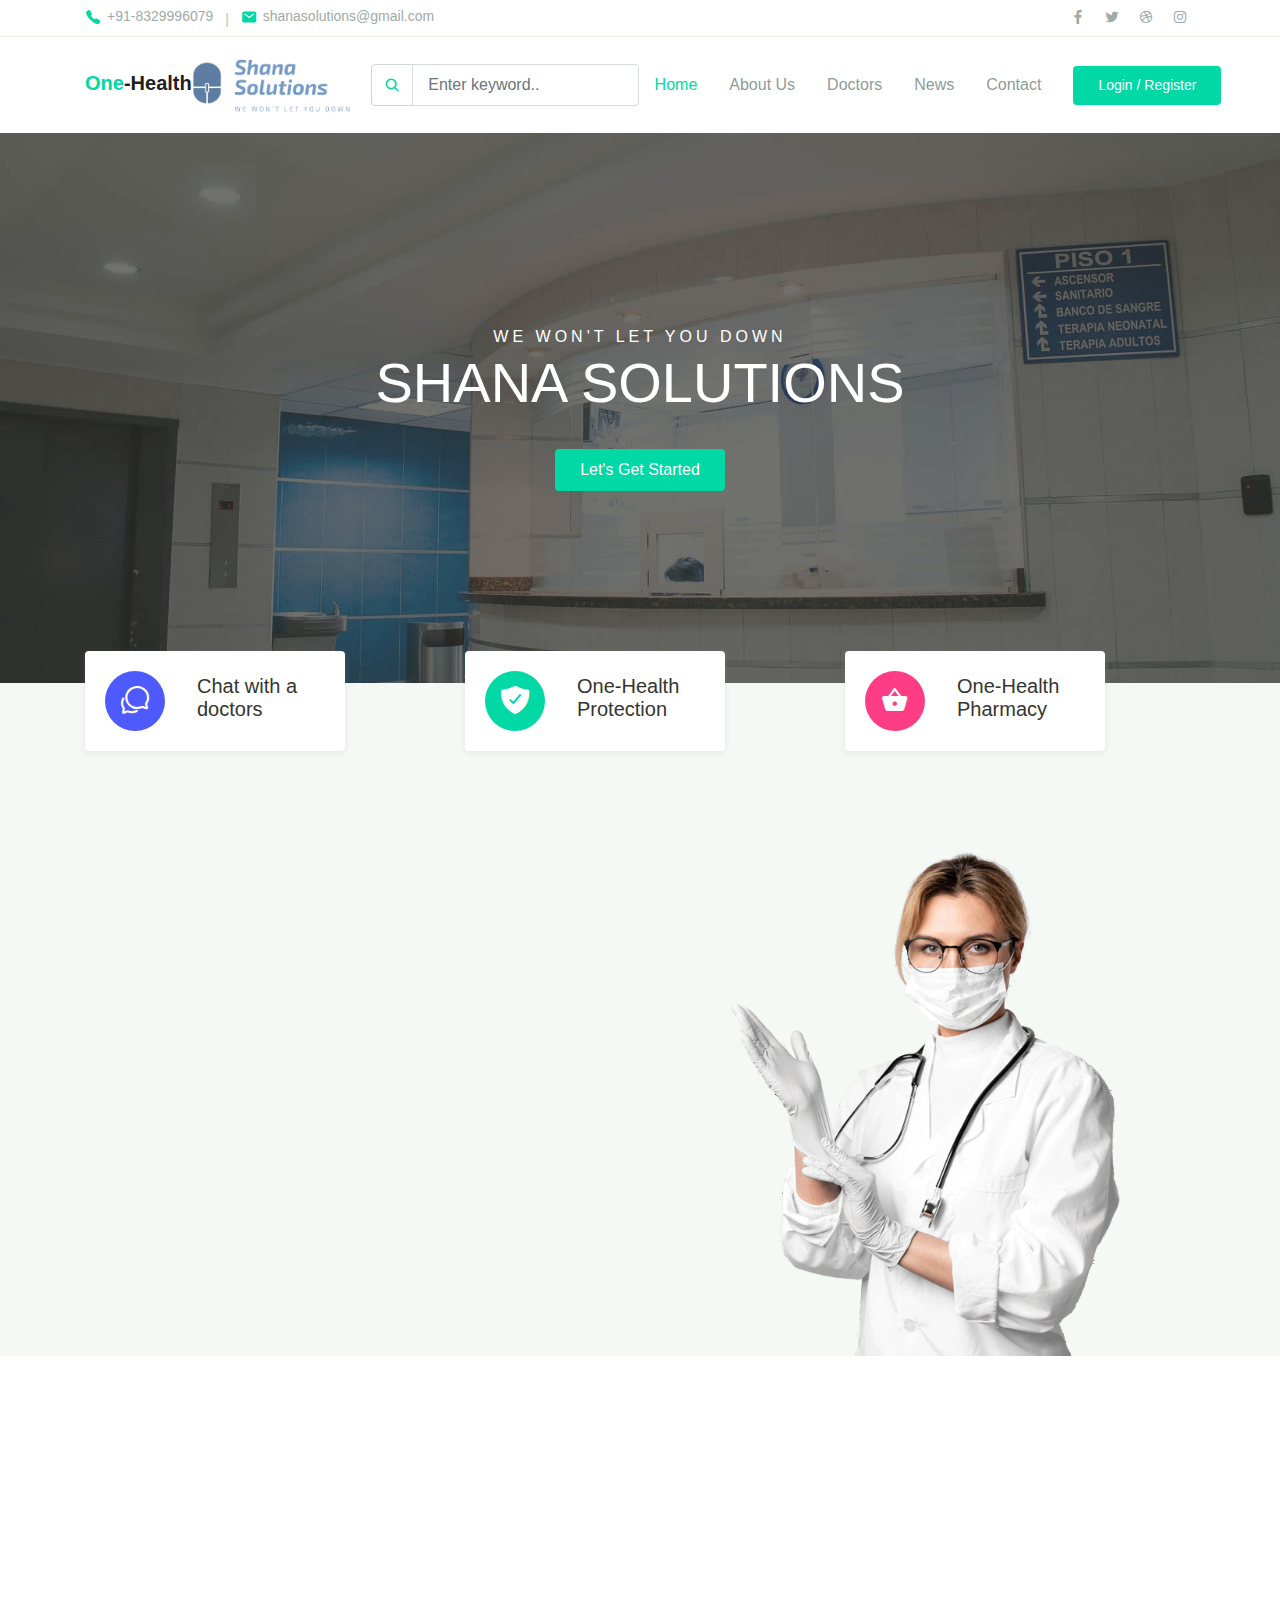
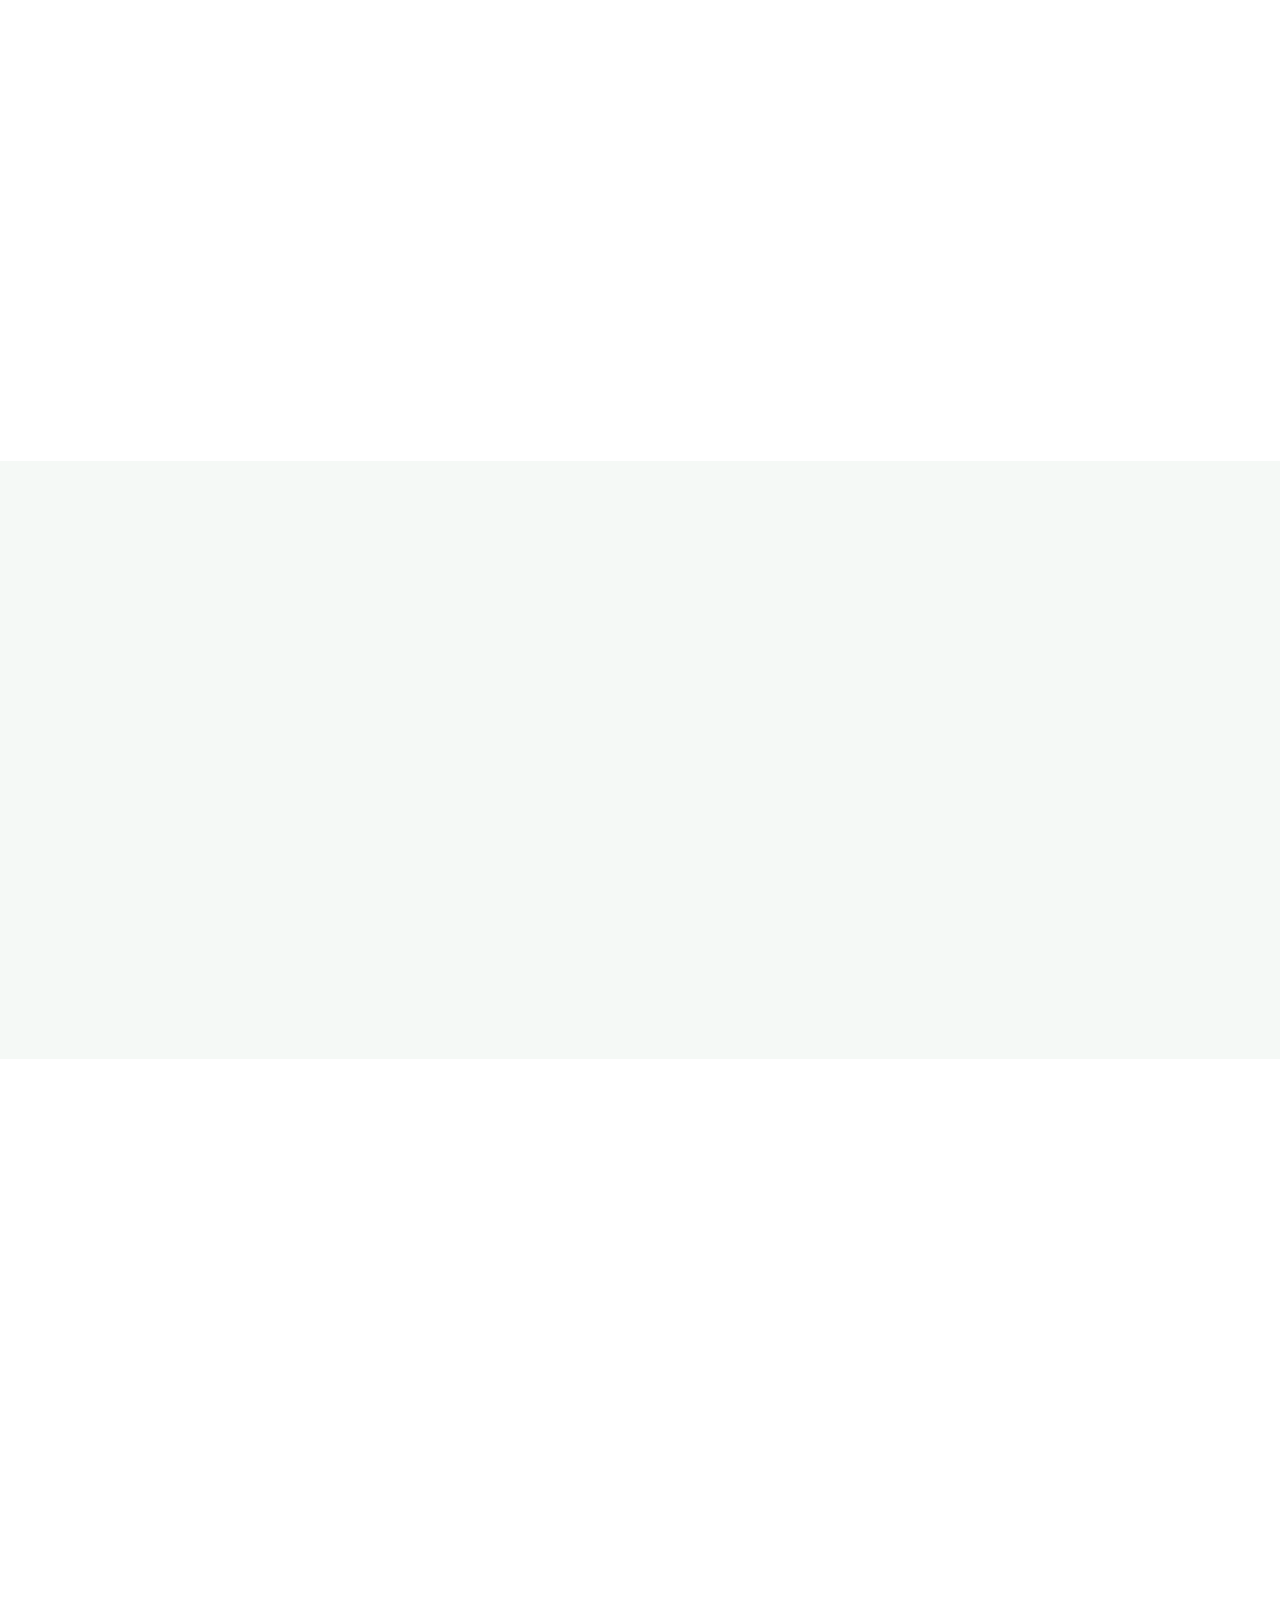
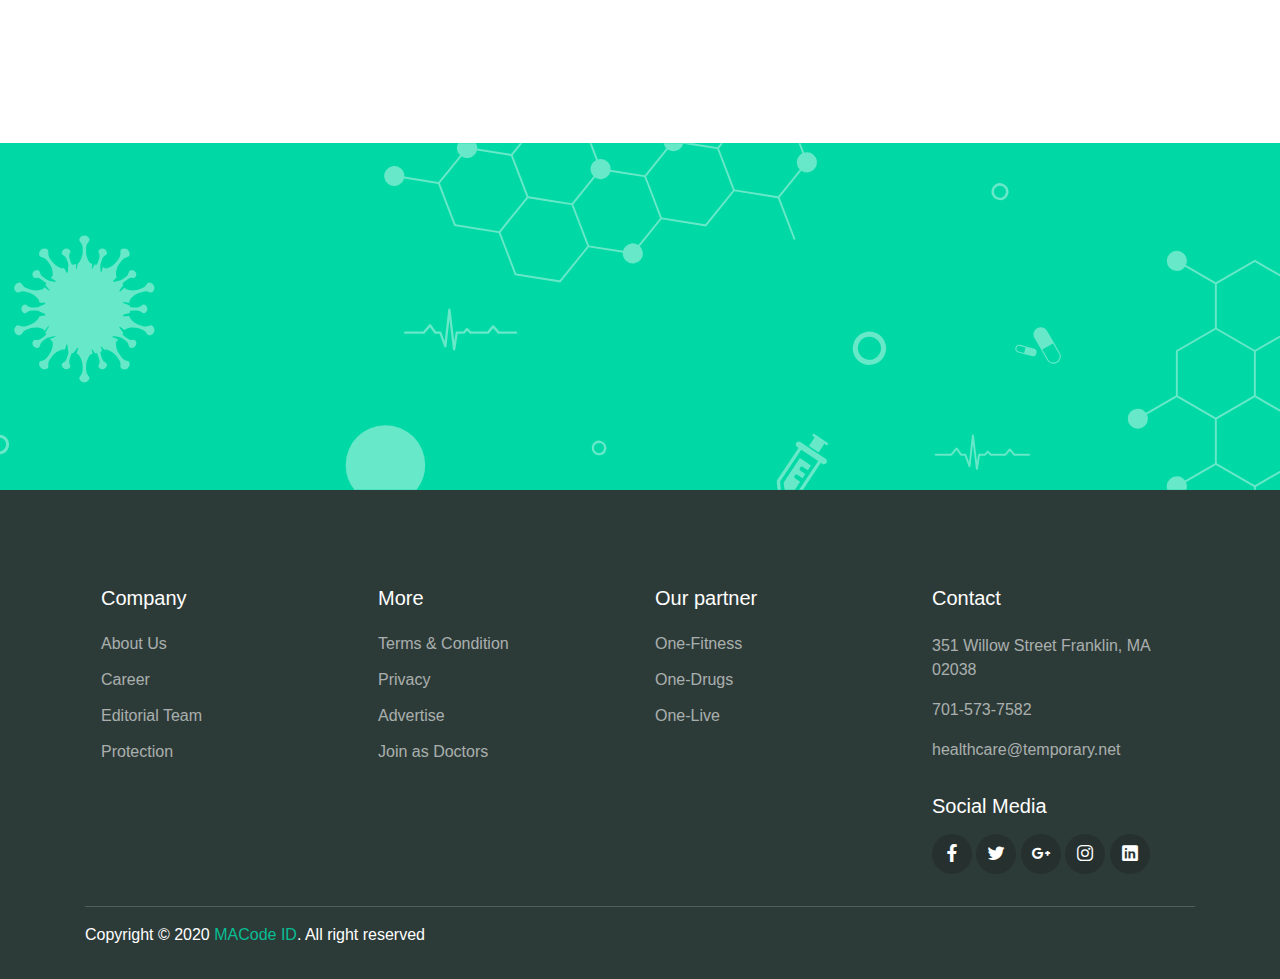
<file: index.html>
<!DOCTYPE html>
<html lang="en">
<head>
  <meta charset="UTF-8">
  <meta name="viewport" content="width=device-width, initial-scale=1.0">

  <meta http-equiv="X-UA-Compatible" content="ie=edge">

  <meta name="copyright" content="MACode ID, https://macodeid.com/">

  <title>One Health - Medical Center HTML5 Template</title>

  <link rel="stylesheet" href="./assets/css/maicons.css">

  <link rel="stylesheet" href="./assets/css/bootstrap.css">

  <link rel="stylesheet" href="./assets/vendor/owl-carousel/css/owl.carousel.css">

  <link rel="stylesheet" href="./assets/vendor/animate/animate.css">

  <link rel="stylesheet" href="./assets/css/theme.css">
</head>
<body>

  <!-- Back to top button -->
  <div class="back-to-top"></div>

  <header>
    <div class="topbar">
      <div class="container">
        <div class="row">
          <div class="col-sm-8 text-sm">
            <div class="site-info">
              <a href="#"><span class="mai-call text-primary"></span> +91-8329996079</a>
              <span class="divider">|</span>
              <a href="#"><span class="mai-mail text-primary"></span> shanasolutions@gmail.com</a>
            </div>
          </div>
          <div class="col-sm-4 text-right text-sm">
            <div class="social-mini-button">
              <a href="#"><span class="mai-logo-facebook-f"></span></a>
              <a href="#"><span class="mai-logo-twitter"></span></a>
              <a href="#"><span class="mai-logo-dribbble"></span></a>
              <a href="#"><span class="mai-logo-instagram"></span></a>
            </div>
          </div>
        </div> <!-- .row -->
      </div> <!-- .container -->
    </div> <!-- .topbar -->

    <nav class="navbar navbar-expand-lg navbar-light shadow-sm">
      <div class="container">
        <a class="navbar-brand" href="#"><span class="text-primary">One</span>-Health<img class="logo_size" src="./assets/img/logotransperantcropped.png"></a>

        <form action="#">
          <div class="input-group input-navbar">
            <div class="input-group-prepend">
              <span class="input-group-text" id="icon-addon1"><span class="mai-search"></span></span>
            </div>
            <input type="text" class="form-control" placeholder="Enter keyword.." aria-label="Username" aria-describedby="icon-addon1">
          </div>
        </form>

        <button class="navbar-toggler" type="button" data-toggle="collapse" data-target="#navbarSupport" aria-controls="navbarSupport" aria-expanded="false" aria-label="Toggle navigation">
          <span class="navbar-toggler-icon"></span>
        </button>

        <div class="collapse navbar-collapse" id="navbarSupport">
          <ul class="navbar-nav ml-auto">
            <li class="nav-item active">
              <a class="nav-link" href="index.html">Home</a>
            </li>
            <li class="nav-item">
              <a class="nav-link" href="about.html">About Us</a>
            </li>
            <li class="nav-item">
              <a class="nav-link" href="doctors.html">Doctors</a>
            </li>
            <li class="nav-item">
              <a class="nav-link" href="blog.html">News</a>
            </li>
            <li class="nav-item">
              <a class="nav-link" href="contact.html">Contact</a>
            </li>
            <li class="nav-item">
              <a class="btn btn-primary ml-lg-3" href="#">Login / Register</a>
            </li>
          </ul>
        </div> <!-- .navbar-collapse -->
      </div> <!-- .container -->
    </nav>
  </header>

  <div class="page-hero bg-image overlay-dark" style="background-image: url(./assets/img/bg_image_1.jpg);">
    <div class="hero-section">
      <div class="container text-center wow zoomIn">
        <span class="subhead">WE WON'T LET YOU DOWN</span>
        <h1 class="display-4">SHANA SOLUTIONS</h1>
        <a href="#" class="btn btn-primary">Let's Get Started</a>
      </div>
    </div>
  </div>


  <div class="bg-light">
    <div class="page-section py-3 mt-md-n5 custom-index">
      <div class="container">
        <div class="row justify-content-center">
          <div class="col-md-4 py-3 py-md-0">
            <div class="card-service wow fadeInUp">
              <div class="circle-shape bg-secondary text-white">
                <span class="mai-chatbubbles-outline"></span>
              </div>
              <p><span>Chat</span> with a doctors</p>
            </div>
          </div>
          <div class="col-md-4 py-3 py-md-0">
            <div class="card-service wow fadeInUp">
              <div class="circle-shape bg-primary text-white">
                <span class="mai-shield-checkmark"></span>
              </div>
              <p><span>One</span>-Health Protection</p>
            </div>
          </div>
          <div class="col-md-4 py-3 py-md-0">
            <div class="card-service wow fadeInUp">
              <div class="circle-shape bg-accent text-white">
                <span class="mai-basket"></span>
              </div>
              <p><span>One</span>-Health Pharmacy</p>
            </div>
          </div>
        </div>
      </div>
    </div> <!-- .page-section -->

    <div class="page-section pb-0">
      <div class="container">
        <div class="row align-items-center">
          <div class="col-lg-6 py-3 wow fadeInUp">
            <h1>Welcome to Your Health <br> Center</h1>
            <p class="text-grey mb-4">Lorem ipsum dolor sit amet, consetetur sadipscing elitr, sed diam nonumy eirmod tempor invidunt ut labore et dolore magna aliquyam erat, sed diam voluptua. At vero eos et accusam et justo duo dolores et ea rebum. Accusantium aperiam earum ipsa eius, inventore nemo labore eaque porro consequatur ex aspernatur. Explicabo, excepturi accusantium! Placeat voluptates esse ut optio facilis!</p>
            <a href="about.html" class="btn btn-primary">Learn More</a>
          </div>
          <div class="col-lg-6 wow fadeInRight" data-wow-delay="400ms">
            <div class="img-place custom-img-1">
              <img src="./assets/img/bg-doctor.png" alt="">
            </div>
          </div>
        </div>
      </div>
    </div> <!-- .bg-light -->
  </div> <!-- .bg-light -->

  <div class="page-section">
    <div class="container">
      <h1 class="text-center mb-5 wow fadeInUp">Our Doctors</h1>

      <div class="owl-carousel wow fadeInUp" id="doctorSlideshow">
        <div class="item">
          <div class="card-doctor">
            <div class="header">
              <img src="./assets/img/doctors/doctor_1.jpg" alt="">
              <div class="meta">
                <a href="#"><span class="mai-call"></span></a>
                <a href="#"><span class="mai-logo-whatsapp"></span></a>
              </div>
            </div>
            <div class="body">
              <p class="text-xl mb-0">Dr. Stein Albert</p>
              <span class="text-sm text-grey">Cardiology</span>
            </div>
          </div>
        </div>
        <div class="item">
          <div class="card-doctor">
            <div class="header">
              <img src="./assets/img/doctors/doctor_2.jpg" alt="">
              <div class="meta">
                <a href="#"><span class="mai-call"></span></a>
                <a href="#"><span class="mai-logo-whatsapp"></span></a>
              </div>
            </div>
            <div class="body">
              <p class="text-xl mb-0">Dr. Alexa Melvin</p>
              <span class="text-sm text-grey">Dental</span>
            </div>
          </div>
        </div>
        <div class="item">
          <div class="card-doctor">
            <div class="header">
              <img src="./assets/img/doctors/doctor_3.jpg" alt="">
              <div class="meta">
                <a href="#"><span class="mai-call"></span></a>
                <a href="#"><span class="mai-logo-whatsapp"></span></a>
              </div>
            </div>
            <div class="body">
              <p class="text-xl mb-0">Dr. Rebecca Steffany</p>
              <span class="text-sm text-grey">General Health</span>
            </div>
          </div>
        </div>
        <div class="item">
          <div class="card-doctor">
            <div class="header">
              <img src="./assets/img/doctors/doctor_3.jpg" alt="">
              <div class="meta">
                <a href="#"><span class="mai-call"></span></a>
                <a href="#"><span class="mai-logo-whatsapp"></span></a>
              </div>
            </div>
            <div class="body">
              <p class="text-xl mb-0">Dr. Rebecca Steffany</p>
              <span class="text-sm text-grey">General Health</span>
            </div>
          </div>
        </div>
        <div class="item">
          <div class="card-doctor">
            <div class="header">
              <img src="./assets/img/doctors/doctor_3.jpg" alt="">
              <div class="meta">
                <a href="#"><span class="mai-call"></span></a>
                <a href="#"><span class="mai-logo-whatsapp"></span></a>
              </div>
            </div>
            <div class="body">
              <p class="text-xl mb-0">Dr. Rebecca Steffany</p>
              <span class="text-sm text-grey">General Health</span>
            </div>
          </div>
        </div>
      </div>
    </div>
  </div>

  <div class="page-section bg-light">
    <div class="container">
      <h1 class="text-center wow fadeInUp">Latest News</h1>
      <div class="row mt-5">
        <div class="col-lg-4 py-2 wow zoomIn">
          <div class="card-blog">
            <div class="header">
              <div class="post-category">
                <a href="#">Covid19</a>
              </div>
              <a href="blog-details.html" class="post-thumb">
                <img src="./assets/img/blog/blog_1.jpg" alt="">
              </a>
            </div>
            <div class="body">
              <h5 class="post-title"><a href="blog-details.html">List of Countries without Coronavirus case</a></h5>
              <div class="site-info">
                <div class="avatar mr-2">
                  <div class="avatar-img">
                    <img src="./assets/img/person/person_1.jpg" alt="">
                  </div>
                  <span>Roger Adams</span>
                </div>
                <span class="mai-time"></span> 1 week ago
              </div>
            </div>
          </div>
        </div>
        <div class="col-lg-4 py-2 wow zoomIn">
          <div class="card-blog">
            <div class="header">
              <div class="post-category">
                <a href="#">Covid19</a>
              </div>
              <a href="blog-details.html" class="post-thumb">
                <img src="./assets/img/blog/blog_2.jpg" alt="">
              </a>
            </div>
            <div class="body">
              <h5 class="post-title"><a href="blog-details.html">Recovery Room: News beyond the pandemic</a></h5>
              <div class="site-info">
                <div class="avatar mr-2">
                  <div class="avatar-img">
                    <img src="./assets/img/person/person_1.jpg" alt="">
                  </div>
                  <span>Roger Adams</span>
                </div>
                <span class="mai-time"></span> 4 weeks ago
              </div>
            </div>
          </div>
        </div>
        <div class="col-lg-4 py-2 wow zoomIn">
          <div class="card-blog">
            <div class="header">
              <div class="post-category">
                <a href="#">Covid19</a>
              </div>
              <a href="blog-details.html" class="post-thumb">
                <img src="./assets/img/blog/blog_3.jpg" alt="">
              </a>
            </div>
            <div class="body">
              <h5 class="post-title"><a href="blog-details.html">What is the impact of eating too much sugar?</a></h5>
              <div class="site-info">
                <div class="avatar mr-2">
                  <div class="avatar-img">
                    <img src="./assets/img/person/person_2.jpg" alt="">
                  </div>
                  <span>Diego Simmons</span>
                </div>
                <span class="mai-time"></span> 2 months ago
              </div>
            </div>
          </div>
        </div>

        <div class="col-12 text-center mt-4 wow zoomIn">
          <a href="blog.html" class="btn btn-primary">Read More</a>
        </div>

      </div>
    </div>
  </div> <!-- .page-section -->

  <div class="page-section">
    <div class="container">
      <h1 class="text-center wow fadeInUp">Make an Appointment</h1>

      <form class="main-form">
        <div class="row mt-5 ">
          <div class="col-12 col-sm-6 py-2 wow fadeInLeft">
            <input type="text" class="form-control" placeholder="Full name">
          </div>
          <div class="col-12 col-sm-6 py-2 wow fadeInRight">
            <input type="text" class="form-control" placeholder="Email address..">
          </div>
          <div class="col-12 col-sm-6 py-2 wow fadeInLeft" data-wow-delay="300ms">
            <input type="date" class="form-control">
          </div>
          <div class="col-12 col-sm-6 py-2 wow fadeInRight" data-wow-delay="300ms">
            <select name="departement" id="departement" class="custom-select">
              <option value="general">General Health</option>
              <option value="cardiology">Cardiology</option>
              <option value="dental">Dental</option>
              <option value="neurology">Neurology</option>
              <option value="orthopaedics">Orthopaedics</option>
            </select>
          </div>
          <div class="col-12 py-2 wow fadeInUp" data-wow-delay="300ms">
            <input type="text" class="form-control" placeholder="Number..">
          </div>
          <div class="col-12 py-2 wow fadeInUp" data-wow-delay="300ms">
            <textarea name="message" id="message" class="form-control" rows="6" placeholder="Enter message.."></textarea>
          </div>
        </div>

        <button type="submit" class="btn btn-primary mt-3 wow zoomIn">Submit Request</button>
      </form>
    </div>
  </div> <!-- .page-section -->

  <div class="page-section banner-home bg-image" style="background-image: url(./assets/img/banner-pattern.svg);">
    <div class="container py-5 py-lg-0">
      <div class="row align-items-center">
        <div class="col-lg-4 wow zoomIn">
          <div class="img-banner d-none d-lg-block">
            <img src="./assets/img/mobile_app.png" alt="">
          </div>
        </div>
        <div class="col-lg-8 wow fadeInRight">
          <h1 class="font-weight-normal mb-3">Get easy access of all features using One Health Application</h1>
          <a href="#"><img src="./assets/img/google_play.svg" alt=""></a>
          <a href="#" class="ml-2"><img src="./assets/img/app_store.svg" alt=""></a>
        </div>
      </div>
    </div>
  </div> <!-- .banner-home -->

  <footer class="page-footer">
    <div class="container">
      <div class="row px-md-3">
        <div class="col-sm-6 col-lg-3 py-3">
          <h5>Company</h5>
          <ul class="footer-menu">
            <li><a href="#">About Us</a></li>
            <li><a href="#">Career</a></li>
            <li><a href="#">Editorial Team</a></li>
            <li><a href="#">Protection</a></li>
          </ul>
        </div>
        <div class="col-sm-6 col-lg-3 py-3">
          <h5>More</h5>
          <ul class="footer-menu">
            <li><a href="#">Terms & Condition</a></li>
            <li><a href="#">Privacy</a></li>
            <li><a href="#">Advertise</a></li>
            <li><a href="#">Join as Doctors</a></li>
          </ul>
        </div>
        <div class="col-sm-6 col-lg-3 py-3">
          <h5>Our partner</h5>
          <ul class="footer-menu">
            <li><a href="#">One-Fitness</a></li>
            <li><a href="#">One-Drugs</a></li>
            <li><a href="#">One-Live</a></li>
          </ul>
        </div>
        <div class="col-sm-6 col-lg-3 py-3">
          <h5>Contact</h5>
          <p class="footer-link mt-2">351 Willow Street Franklin, MA 02038</p>
          <a href="#" class="footer-link">701-573-7582</a>
          <a href="#" class="footer-link">healthcare@temporary.net</a>

          <h5 class="mt-3">Social Media</h5>
          <div class="footer-sosmed mt-3">
            <a href="#" target="_blank"><span class="mai-logo-facebook-f"></span></a>
            <a href="#" target="_blank"><span class="mai-logo-twitter"></span></a>
            <a href="#" target="_blank"><span class="mai-logo-google-plus-g"></span></a>
            <a href="#" target="_blank"><span class="mai-logo-instagram"></span></a>
            <a href="#" target="_blank"><span class="mai-logo-linkedin"></span></a>
          </div>
        </div>
      </div>

      <hr>

      <p id="copyright">Copyright &copy; 2020 <a href="https://macodeid.com/" target="_blank">MACode ID</a>. All right reserved</p>
    </div>
  </footer>

<script src="./assets/js/jquery-3.5.1.min.js"></script>

<script src="./assets/js/bootstrap.bundle.min.js"></script>

<script src="./assets/vendor/owl-carousel/js/owl.carousel.min.js"></script>

<script src="./assets/vendor/wow/wow.min.js"></script>

<script src="./assets/js/theme.js"></script>
  
</body>
</html>
</file>
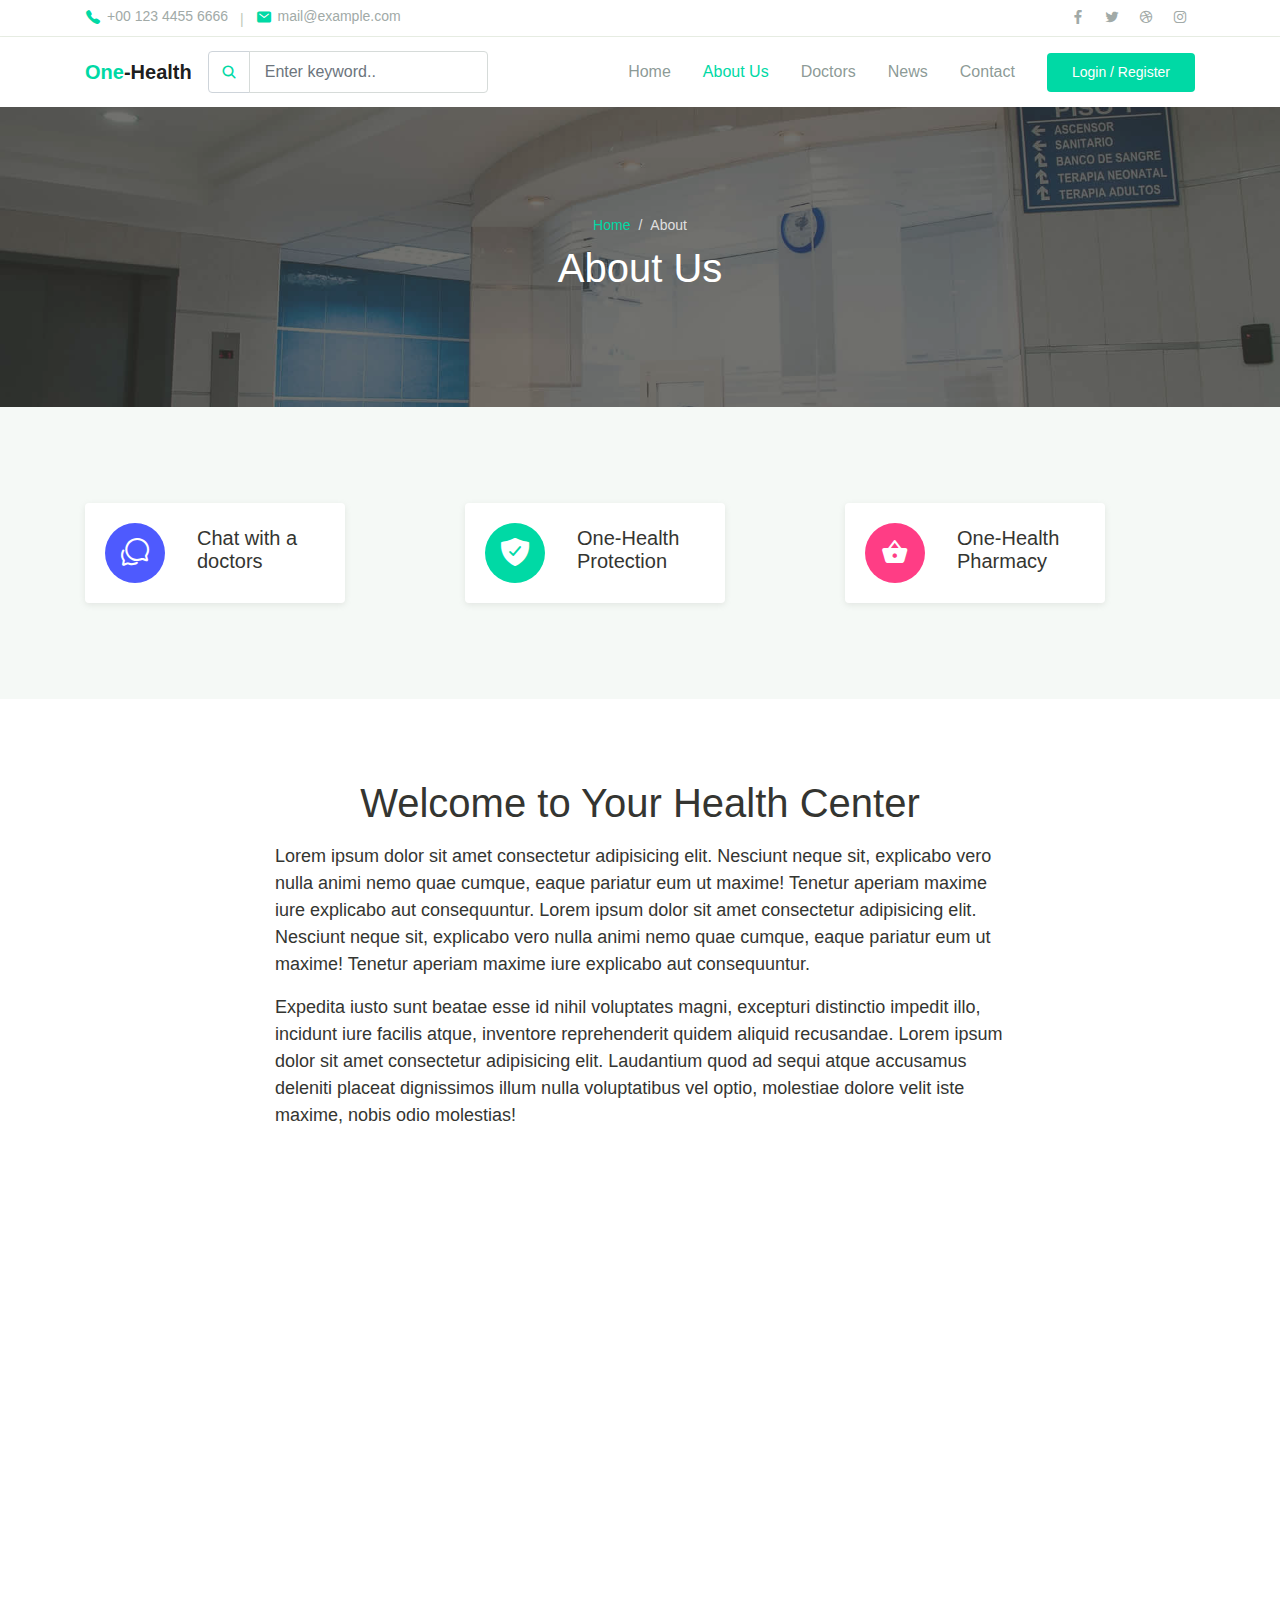
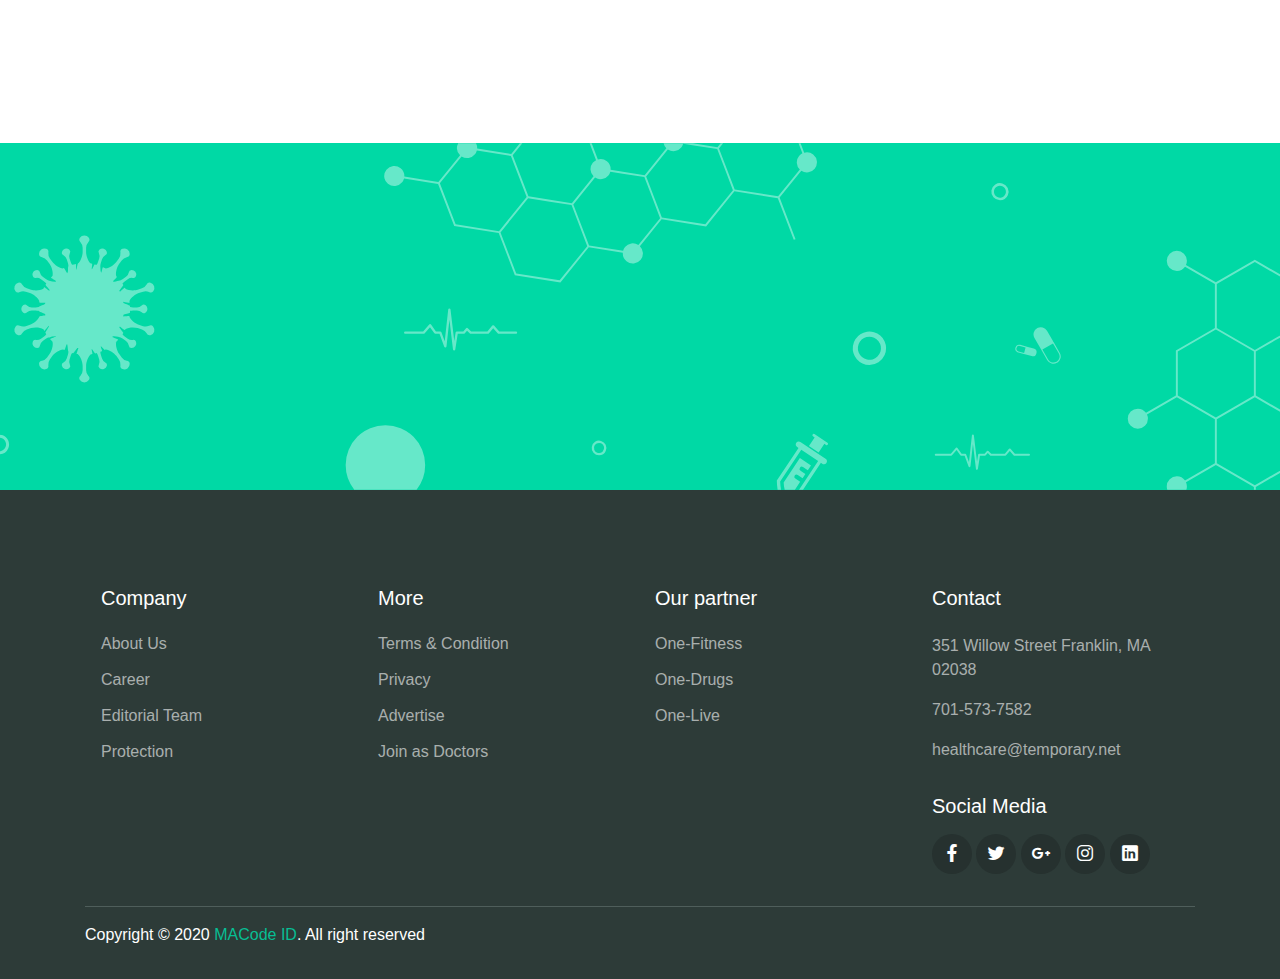
<file: about.html>
<!DOCTYPE html>
<html lang="en">
<head>
  <meta charset="UTF-8">
  <meta name="viewport" content="width=device-width, initial-scale=1.0">

  <meta http-equiv="X-UA-Compatible" content="ie=edge">

  <meta name="copyright" content="MACode ID, https://macodeid.com/">

  <title>One Health - Medical Center HTML5 Template</title>

  <link rel="stylesheet" href="./assets/css/maicons.css">

  <link rel="stylesheet" href="./assets/css/bootstrap.css">

  <link rel="stylesheet" href="./assets/vendor/owl-carousel/css/owl.carousel.css">

  <link rel="stylesheet" href="./assets/vendor/animate/animate.css">

  <link rel="stylesheet" href="./assets/css/theme.css">
</head>
<body>

  <!-- Back to top button -->
  <div class="back-to-top"></div>

  <header>
    <div class="topbar">
      <div class="container">
        <div class="row">
          <div class="col-sm-8 text-sm">
            <div class="site-info">
              <a href="#"><span class="mai-call text-primary"></span> +00 123 4455 6666</a>
              <span class="divider">|</span>
              <a href="#"><span class="mai-mail text-primary"></span> mail@example.com</a>
            </div>
          </div>
          <div class="col-sm-4 text-right text-sm">
            <div class="social-mini-button">
              <a href="#"><span class="mai-logo-facebook-f"></span></a>
              <a href="#"><span class="mai-logo-twitter"></span></a>
              <a href="#"><span class="mai-logo-dribbble"></span></a>
              <a href="#"><span class="mai-logo-instagram"></span></a>
            </div>
          </div>
        </div> <!-- .row -->
      </div> <!-- .container -->
    </div> <!-- .topbar -->

    <nav class="navbar navbar-expand-lg navbar-light shadow-sm">
      <div class="container">
        <a class="navbar-brand" href="#"><span class="text-primary">One</span>-Health</a>

        <form action="#">
          <div class="input-group input-navbar">
            <div class="input-group-prepend">
              <span class="input-group-text" id="icon-addon1"><span class="mai-search"></span></span>
            </div>
            <input type="text" class="form-control" placeholder="Enter keyword.." aria-label="Username" aria-describedby="icon-addon1">
          </div>
        </form>

        <button class="navbar-toggler" type="button" data-toggle="collapse" data-target="#navbarSupport" aria-controls="navbarSupport" aria-expanded="false" aria-label="Toggle navigation">
          <span class="navbar-toggler-icon"></span>
        </button>

        <div class="collapse navbar-collapse" id="navbarSupport">
          <ul class="navbar-nav ml-auto">
            <li class="nav-item">
              <a class="nav-link" href="index.html">Home</a>
            </li>
            <li class="nav-item active">
              <a class="nav-link" href="about.html">About Us</a>
            </li>
            <li class="nav-item">
              <a class="nav-link" href="doctors.html">Doctors</a>
            </li>
            <li class="nav-item">
              <a class="nav-link" href="blog.html">News</a>
            </li>
            <li class="nav-item">
              <a class="nav-link" href="contact.html">Contact</a>
            </li>
            <li class="nav-item">
              <a class="btn btn-primary ml-lg-3" href="#">Login / Register</a>
            </li>
          </ul>
        </div> <!-- .navbar-collapse -->
      </div> <!-- .container -->
    </nav>
  </header>

  <div class="page-banner overlay-dark bg-image" style="background-image: url(./assets/img/bg_image_1.jpg);">
    <div class="banner-section">
      <div class="container text-center wow fadeInUp">
        <nav aria-label="Breadcrumb">
          <ol class="breadcrumb breadcrumb-dark bg-transparent justify-content-center py-0 mb-2">
            <li class="breadcrumb-item"><a href="index.html">Home</a></li>
            <li class="breadcrumb-item active" aria-current="page">About</li>
          </ol>
        </nav>
        <h1 class="font-weight-normal">About Us</h1>
      </div> <!-- .container -->
    </div> <!-- .banner-section -->
  </div> <!-- .page-banner -->

  <div class="page-section bg-light">
    <div class="container">
      <div class="row">
        <div class="col-md-4 py-3 wow zoomIn">
          <div class="card-service">
            <div class="circle-shape bg-secondary text-white">
              <span class="mai-chatbubbles-outline"></span>
            </div>
            <p><span>Chat</span> with a doctors</p>
          </div>
        </div>
        <div class="col-md-4 py-3 wow zoomIn">
          <div class="card-service">
            <div class="circle-shape bg-primary text-white">
              <span class="mai-shield-checkmark"></span>
            </div>
            <p><span>One</span>-Health Protection</p>
          </div>
        </div>
        <div class="col-md-4 py-3 wow zoomIn">
          <div class="card-service">
            <div class="circle-shape bg-accent text-white">
              <span class="mai-basket"></span>
            </div>
            <p><span>One</span>-Health Pharmacy</p>
          </div>
        </div>
      </div>
    </div>
  </div>

  <div class="page-section">
    <div class="container">
      <div class="row justify-content-center">
        <div class="col-lg-8 wow fadeInUp">
          <h1 class="text-center mb-3">Welcome to Your Health Center</h1>
          <div class="text-lg">
            <p>Lorem ipsum dolor sit amet consectetur adipisicing elit. Nesciunt neque sit, explicabo vero nulla animi nemo quae cumque, eaque pariatur eum ut maxime! Tenetur aperiam maxime iure explicabo aut consequuntur. Lorem ipsum dolor sit amet consectetur adipisicing elit. Nesciunt neque sit, explicabo vero nulla animi nemo quae cumque, eaque pariatur eum ut maxime! Tenetur aperiam maxime iure explicabo aut consequuntur.</p>
            <p>Expedita iusto sunt beatae esse id nihil voluptates magni, excepturi distinctio impedit illo, incidunt iure facilis atque, inventore reprehenderit quidem aliquid recusandae. Lorem ipsum dolor sit amet consectetur adipisicing elit. Laudantium quod ad sequi atque accusamus deleniti placeat dignissimos illum nulla voluptatibus vel optio, molestiae dolore velit iste maxime, nobis odio molestias!</p>
          </div>
        </div>
        <div class="col-lg-10 mt-5">
          <h1 class="text-center mb-5 wow fadeInUp">Our Doctors</h1>
          <div class="row justify-content-center">
            <div class="col-md-6 col-lg-4 wow zoomIn">
              <div class="card-doctor">
                <div class="header">
                  <img src="./assets/img/doctors/doctor_1.jpg" alt="">
                  <div class="meta">
                    <a href="#"><span class="mai-call"></span></a>
                    <a href="#"><span class="mai-logo-whatsapp"></span></a>
                  </div>
                </div>
                <div class="body">
                  <p class="text-xl mb-0">Dr. Stein Albert</p>
                  <span class="text-sm text-grey">Cardiology</span>
                </div>
              </div>
            </div>
            <div class="col-md-6 col-lg-4 wow zoomIn">
              <div class="card-doctor">
                <div class="header">
                  <img src="./assets/img/doctors/doctor_2.jpg" alt="">
                  <div class="meta">
                    <a href="#"><span class="mai-call"></span></a>
                    <a href="#"><span class="mai-logo-whatsapp"></span></a>
                  </div>
                </div>
                <div class="body">
                  <p class="text-xl mb-0">Dr. Alexa Melvin</p>
                  <span class="text-sm text-grey">Dental</span>
                </div>
              </div>
            </div>
            <div class="col-md-6 col-lg-4 wow zoomIn">
              <div class="card-doctor">
                <div class="header">
                  <img src="./assets/img/doctors/doctor_3.jpg" alt="">
                  <div class="meta">
                    <a href="#"><span class="mai-call"></span></a>
                    <a href="#"><span class="mai-logo-whatsapp"></span></a>
                  </div>
                </div>
                <div class="body">
                  <p class="text-xl mb-0">Dr. Rebecca Steffany</p>
                  <span class="text-sm text-grey">General Health</span>
                </div>
              </div>
            </div>

          </div>
        </div>
      </div>
    </div>
  </div>

  <div class="page-section banner-home bg-image" style="background-image: url(./assets/img/banner-pattern.svg);">
    <div class="container py-5 py-lg-0">
      <div class="row align-items-center">
        <div class="col-lg-4 wow zoomIn">
          <div class="img-banner d-none d-lg-block">
            <img src="./assets/img/mobile_app.png" alt="">
          </div>
        </div>
        <div class="col-lg-8 wow fadeInRight">
          <h1 class="font-weight-normal mb-3">Get easy access of all features using One Health Application</h1>
          <a href="#"><img src="./assets/img/google_play.svg" alt=""></a>
          <a href="#" class="ml-2"><img src="./assets/img/app_store.svg" alt=""></a>
        </div>
      </div>
    </div>
  </div> <!-- .banner-home -->

  <footer class="page-footer">
    <div class="container">
      <div class="row px-md-3">
        <div class="col-sm-6 col-lg-3 py-3">
          <h5>Company</h5>
          <ul class="footer-menu">
            <li><a href="#">About Us</a></li>
            <li><a href="#">Career</a></li>
            <li><a href="#">Editorial Team</a></li>
            <li><a href="#">Protection</a></li>
          </ul>
        </div>
        <div class="col-sm-6 col-lg-3 py-3">
          <h5>More</h5>
          <ul class="footer-menu">
            <li><a href="#">Terms & Condition</a></li>
            <li><a href="#">Privacy</a></li>
            <li><a href="#">Advertise</a></li>
            <li><a href="#">Join as Doctors</a></li>
          </ul>
        </div>
        <div class="col-sm-6 col-lg-3 py-3">
          <h5>Our partner</h5>
          <ul class="footer-menu">
            <li><a href="#">One-Fitness</a></li>
            <li><a href="#">One-Drugs</a></li>
            <li><a href="#">One-Live</a></li>
          </ul>
        </div>
        <div class="col-sm-6 col-lg-3 py-3">
          <h5>Contact</h5>
          <p class="footer-link mt-2">351 Willow Street Franklin, MA 02038</p>
          <a href="#" class="footer-link">701-573-7582</a>
          <a href="#" class="footer-link">healthcare@temporary.net</a>

          <h5 class="mt-3">Social Media</h5>
          <div class="footer-sosmed mt-3">
            <a href="#" target="_blank"><span class="mai-logo-facebook-f"></span></a>
            <a href="#" target="_blank"><span class="mai-logo-twitter"></span></a>
            <a href="#" target="_blank"><span class="mai-logo-google-plus-g"></span></a>
            <a href="#" target="_blank"><span class="mai-logo-instagram"></span></a>
            <a href="#" target="_blank"><span class="mai-logo-linkedin"></span></a>
          </div>
        </div>
      </div>

      <hr>

      <p id="copyright">Copyright &copy; 2020 <a href="https://macodeid.com/" target="_blank">MACode ID</a>. All right reserved</p>
    </div>
  </footer>

<script src="./assets/js/jquery-3.5.1.min.js"></script>

<script src="./assets/js/bootstrap.bundle.min.js"></script>

<script src="./assets/vendor/owl-carousel/js/owl.carousel.min.js"></script>

<script src="./assets/vendor/wow/wow.min.js"></script>

<script src="./assets/js/theme.js"></script>
  
</body>
</html>
</file>
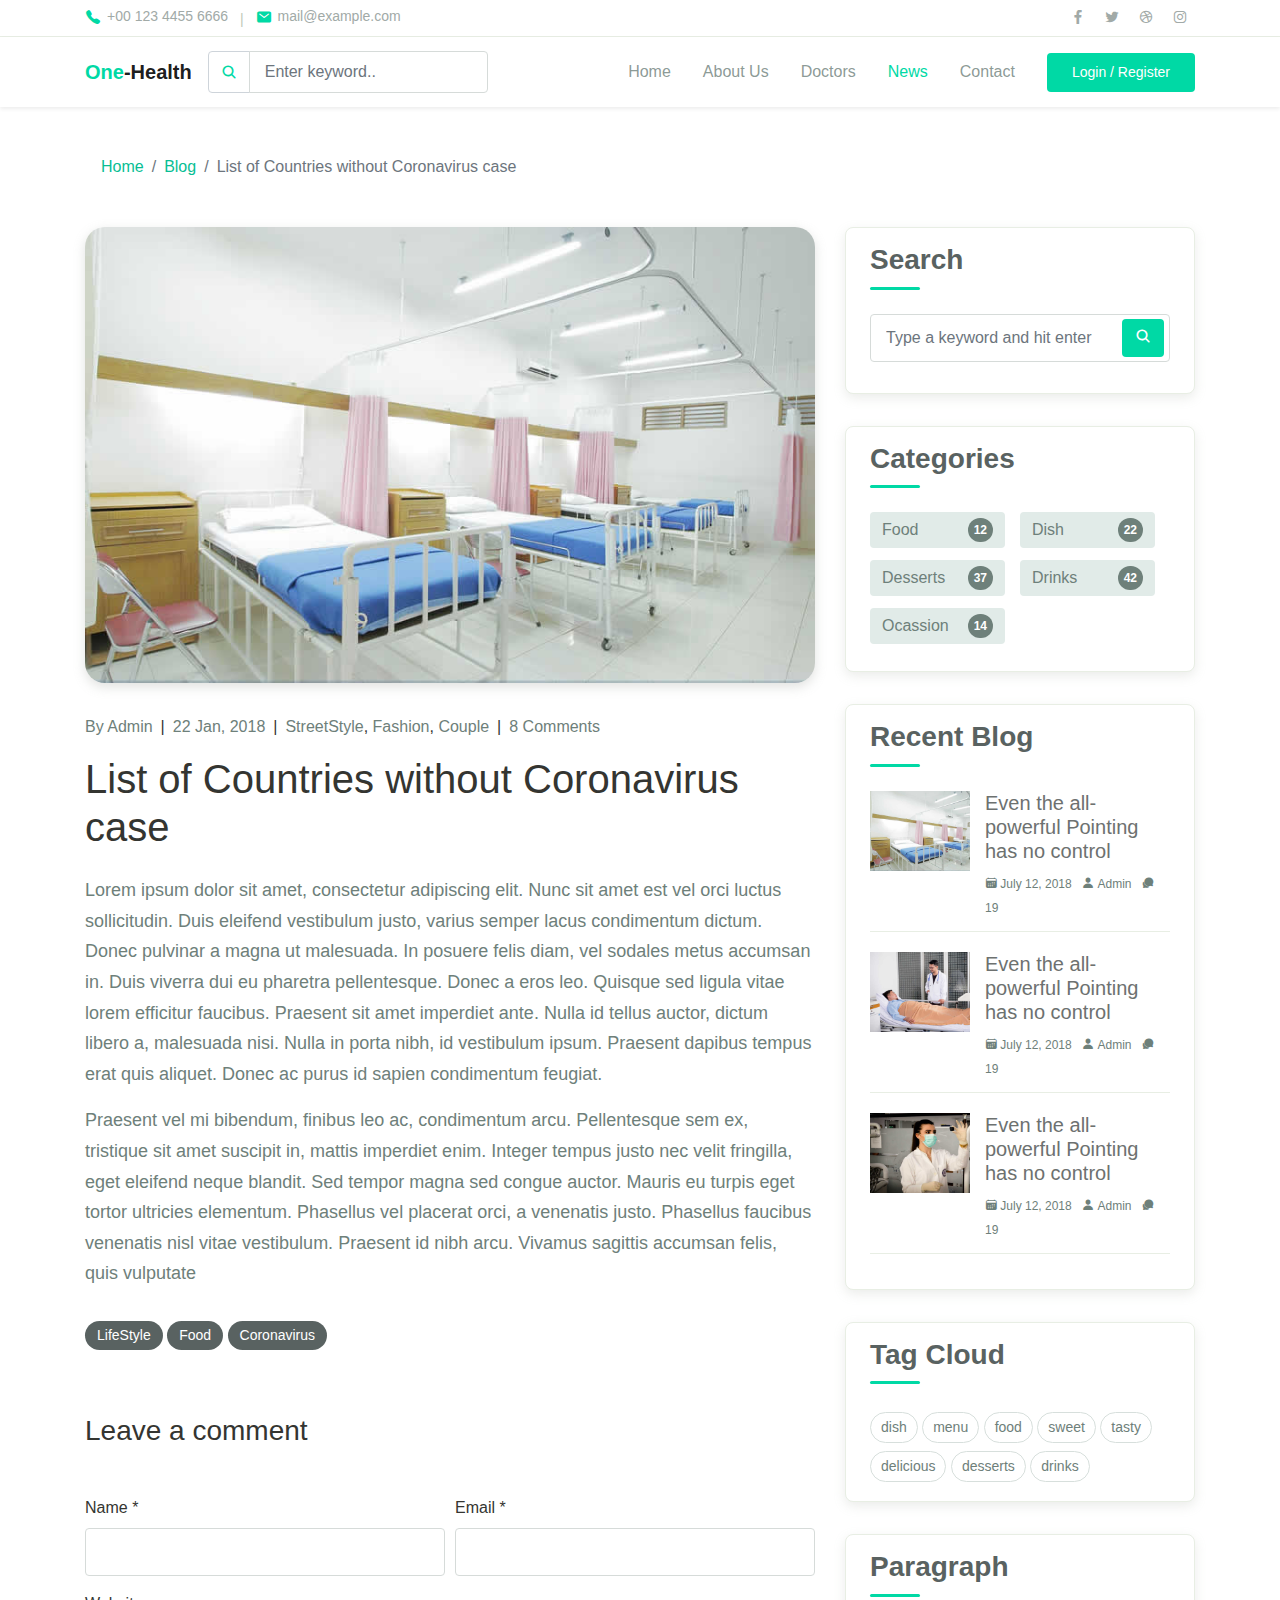
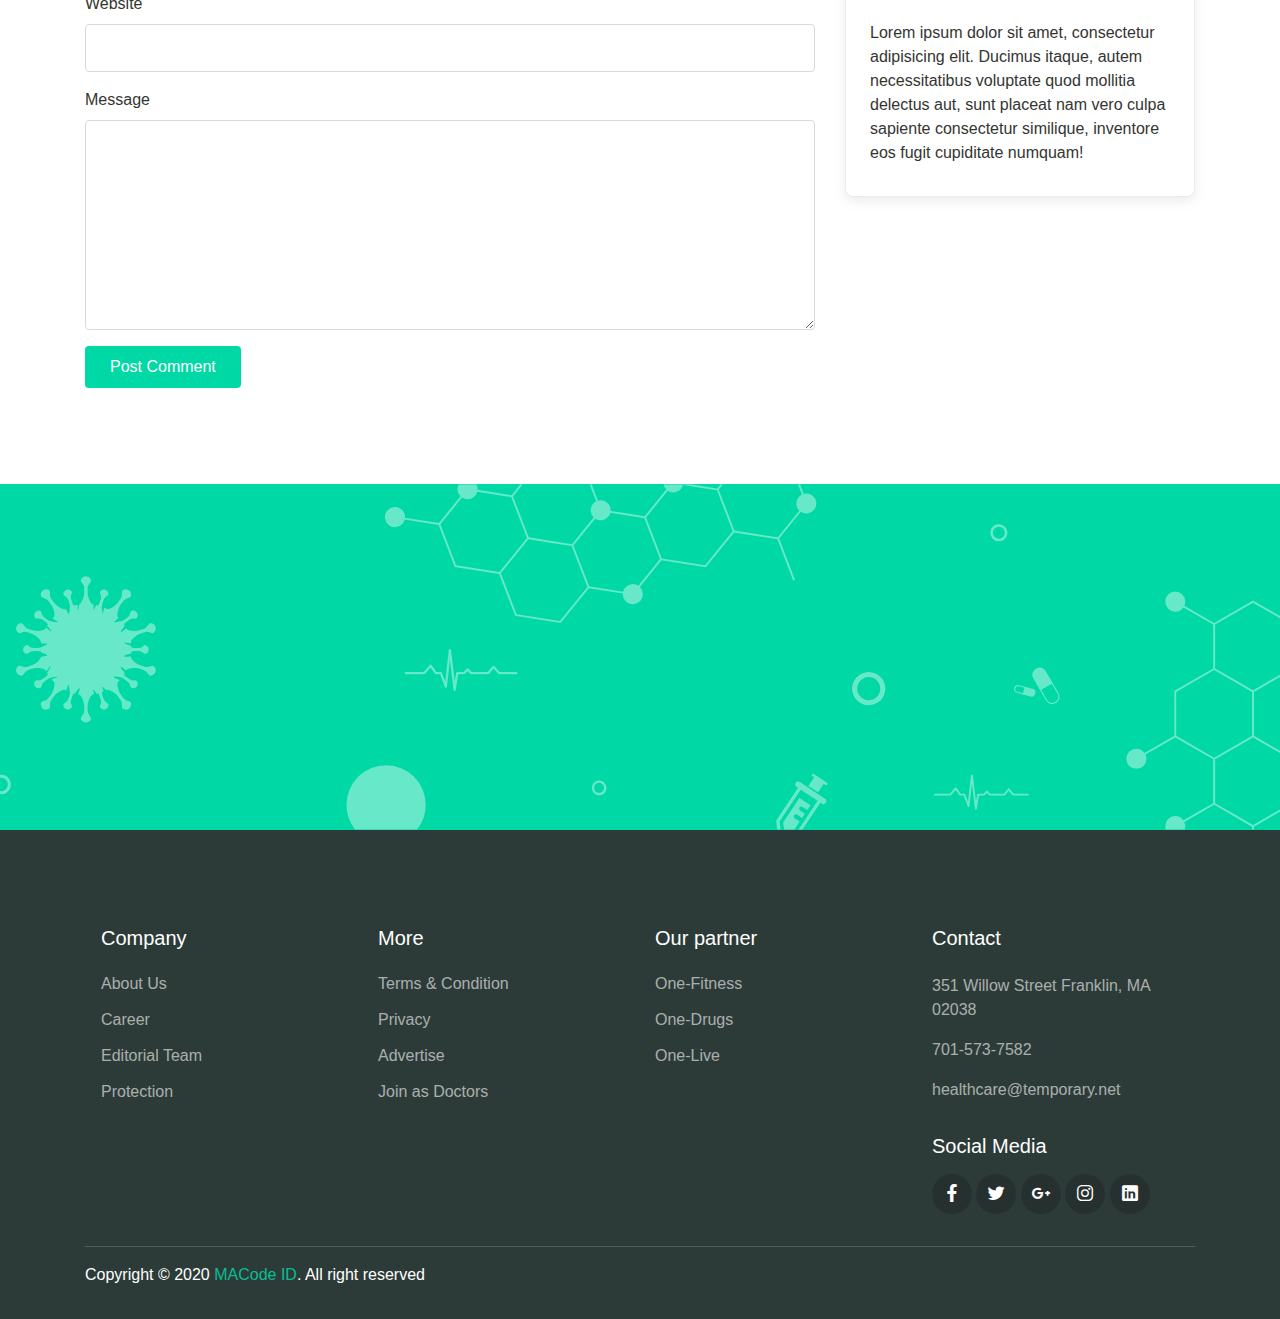
<file: blog-details.html>
<!DOCTYPE html>
<html lang="en">
<head>
  <meta charset="UTF-8">
  <meta name="viewport" content="width=device-width, initial-scale=1.0">

  <meta http-equiv="X-UA-Compatible" content="ie=edge">

  <meta name="copyright" content="MACode ID, https://macodeid.com/">

  <title>One Health - Medical Center HTML5 Template</title>

  <link rel="stylesheet" href="./assets/css/maicons.css">

  <link rel="stylesheet" href="./assets/css/bootstrap.css">

  <link rel="stylesheet" href="./assets/vendor/owl-carousel/css/owl.carousel.css">

  <link rel="stylesheet" href="./assets/vendor/animate/animate.css">

  <link rel="stylesheet" href="./assets/css/theme.css">
</head>
<body>

  <!-- Back to top button -->
  <div class="back-to-top"></div>

  <header>
    <div class="topbar">
      <div class="container">
        <div class="row">
          <div class="col-sm-8 text-sm">
            <div class="site-info">
              <a href="#"><span class="mai-call text-primary"></span> +00 123 4455 6666</a>
              <span class="divider">|</span>
              <a href="#"><span class="mai-mail text-primary"></span> mail@example.com</a>
            </div>
          </div>
          <div class="col-sm-4 text-right text-sm">
            <div class="social-mini-button">
              <a href="#"><span class="mai-logo-facebook-f"></span></a>
              <a href="#"><span class="mai-logo-twitter"></span></a>
              <a href="#"><span class="mai-logo-dribbble"></span></a>
              <a href="#"><span class="mai-logo-instagram"></span></a>
            </div>
          </div>
        </div> <!-- .row -->
      </div> <!-- .container -->
    </div> <!-- .topbar -->

    <nav class="navbar navbar-expand-lg navbar-light shadow-sm">
      <div class="container">
        <a class="navbar-brand" href="#"><span class="text-primary">One</span>-Health</a>

        <form action="#">
          <div class="input-group input-navbar">
            <div class="input-group-prepend">
              <span class="input-group-text" id="icon-addon1"><span class="mai-search"></span></span>
            </div>
            <input type="text" class="form-control" placeholder="Enter keyword.." aria-label="Username" aria-describedby="icon-addon1">
          </div>
        </form>

        <button class="navbar-toggler" type="button" data-toggle="collapse" data-target="#navbarSupport" aria-controls="navbarSupport" aria-expanded="false" aria-label="Toggle navigation">
          <span class="navbar-toggler-icon"></span>
        </button>

        <div class="collapse navbar-collapse" id="navbarSupport">
          <ul class="navbar-nav ml-auto">
            <li class="nav-item">
              <a class="nav-link" href="index.html">Home</a>
            </li>
            <li class="nav-item">
              <a class="nav-link" href="about.html">About Us</a>
            </li>
            <li class="nav-item">
              <a class="nav-link" href="doctors.html">Doctors</a>
            </li>
            <li class="nav-item active">
              <a class="nav-link" href="blog.html">News</a>
            </li>
            <li class="nav-item">
              <a class="nav-link" href="contact.html">Contact</a>
            </li>
            <li class="nav-item">
              <a class="btn btn-primary ml-lg-3" href="#">Login / Register</a>
            </li>
          </ul>
        </div> <!-- .navbar-collapse -->
      </div> <!-- .container -->
    </nav>
  </header>

  <div class="page-section pt-5">
    <div class="container">
      <div class="row">
        <div class="col-lg-8">
          <nav aria-label="Breadcrumb">
            <ol class="breadcrumb bg-transparent py-0 mb-5">
              <li class="breadcrumb-item"><a href="index.html">Home</a></li>
              <li class="breadcrumb-item"><a href="blog.html">Blog</a></li>
              <li class="breadcrumb-item active" aria-current="page">List of Countries without Coronavirus case</li>
            </ol>
          </nav>
        </div>
      </div> <!-- .row -->

      <div class="row">
        <div class="col-lg-8">
          <article class="blog-details">
            <div class="post-thumb">
              <img src="./assets/img/blog/blog_1.jpg" alt="">
            </div>
            <div class="post-meta">
              <div class="post-author">
                <span class="text-grey">By</span> <a href="#">Admin</a>  
              </div>
              <span class="divider">|</span>
              <div class="post-date">
                <a href="#">22 Jan, 2018</a>
              </div>
              <span class="divider">|</span>
              <div>
                <a href="#">StreetStyle</a>, <a href="#">Fashion</a>, <a href="#">Couple</a>  
              </div>
              <span class="divider">|</span>
              <div class="post-comment-count">
                <a href="#">8 Comments</a>
              </div>
            </div>
            <h2 class="post-title h1">List of Countries without Coronavirus case</h2>
            <div class="post-content">
              <p>Lorem ipsum dolor sit amet, consectetur adipiscing elit. Nunc sit amet est vel orci luctus sollicitudin. Duis eleifend vestibulum justo, varius semper lacus condimentum dictum. Donec pulvinar a magna ut malesuada. In posuere felis diam, vel sodales metus accumsan in. Duis viverra dui eu pharetra pellentesque. Donec a eros leo. Quisque sed ligula vitae lorem efficitur faucibus. Praesent sit amet imperdiet ante. Nulla id tellus auctor, dictum libero a, malesuada nisi. Nulla in porta nibh, id vestibulum ipsum. Praesent dapibus tempus erat quis aliquet. Donec ac purus id sapien condimentum feugiat.</p>

              <p>Praesent vel mi bibendum, finibus leo ac, condimentum arcu. Pellentesque sem ex, tristique sit amet suscipit in, mattis imperdiet enim. Integer tempus justo nec velit fringilla, eget eleifend neque blandit. Sed tempor magna sed congue auctor. Mauris eu turpis eget tortor ultricies elementum. Phasellus vel placerat orci, a venenatis justo. Phasellus faucibus venenatis nisl vitae vestibulum. Praesent id nibh arcu. Vivamus sagittis accumsan felis, quis vulputate</p>
            </div>
            <div class="post-tags">
              <a href="#" class="tag-link">LifeStyle</a>
              <a href="#" class="tag-link">Food</a>
              <a href="#" class="tag-link">Coronavirus</a>
            </div>
          </article> <!-- .blog-details -->

          <div class="comment-form-wrap pt-5">
            <h3 class="mb-5">Leave a comment</h3>
            <form action="#" class="">
              <div class="form-row form-group">
                <div class="col-md-6">
                  <label for="name">Name *</label>
                  <input type="text" class="form-control" id="name">
                </div>
                <div class="col-md-6">
                  <label for="email">Email *</label>
                  <input type="email" class="form-control" id="email">
                </div>
              </div>
              <div class="form-group">
                <label for="website">Website</label>
                <input type="url" class="form-control" id="website">
              </div>
  
              <div class="form-group">
                <label for="message">Message</label>
                <textarea name="msg" id="message" cols="30" rows="8" class="form-control"></textarea>
              </div>
              <div class="form-group">
                <input type="submit" value="Post Comment" class="btn btn-primary">
              </div>
  
            </form>
          </div>
        </div>
        <div class="col-lg-4">
          <div class="sidebar">
            <div class="sidebar-block">
              <h3 class="sidebar-title">Search</h3>
              <form action="#" class="search-form">
                <div class="form-group">
                  <input type="text" class="form-control" placeholder="Type a keyword and hit enter">
                  <button type="submit" class="btn"><span class="icon mai-search"></span></button>
                </div>
              </form>
            </div>
            <div class="sidebar-block">
              <h3 class="sidebar-title">Categories</h3>
              <ul class="categories">
                <li><a href="#">Food <span>12</span></a></li>
                <li><a href="#">Dish <span>22</span></a></li>
                <li><a href="#">Desserts <span>37</span></a></li>
                <li><a href="#">Drinks <span>42</span></a></li>
                <li><a href="#">Ocassion <span>14</span></a></li>
              </ul>
            </div>

            <div class="sidebar-block">
              <h3 class="sidebar-title">Recent Blog</h3>
              <div class="blog-item">
                <a class="post-thumb" href="">
                  <img src="./assets/img/blog/blog_1.jpg" alt="">
                </a>
                <div class="content">
                  <h5 class="post-title"><a href="#">Even the all-powerful Pointing has no control</a></h5>
                  <div class="meta">
                    <a href="#"><span class="mai-calendar"></span> July 12, 2018</a>
                    <a href="#"><span class="mai-person"></span> Admin</a>
                    <a href="#"><span class="mai-chatbubbles"></span> 19</a>
                  </div>
                </div>
              </div>
              <div class="blog-item">
                <a class="post-thumb" href="">
                  <img src="./assets/img/blog/blog_2.jpg" alt="">
                </a>
                <div class="content">
                  <h5 class="post-title"><a href="#">Even the all-powerful Pointing has no control</a></h5>
                  <div class="meta">
                    <a href="#"><span class="mai-calendar"></span> July 12, 2018</a>
                    <a href="#"><span class="mai-person"></span> Admin</a>
                    <a href="#"><span class="mai-chatbubbles"></span> 19</a>
                  </div>
                </div>
              </div>
              <div class="blog-item">
                <a class="post-thumb" href="">
                  <img src="./assets/img/blog/blog_3.jpg" alt="">
                </a>
                <div class="content">
                  <h5 class="post-title"><a href="#">Even the all-powerful Pointing has no control</a></h5>
                  <div class="meta">
                    <a href="#"><span class="mai-calendar"></span> July 12, 2018</a>
                    <a href="#"><span class="mai-person"></span> Admin</a>
                    <a href="#"><span class="mai-chatbubbles"></span> 19</a>
                  </div>
                </div>
              </div>
            </div>

            <div class="sidebar-block">
              <h3 class="sidebar-title">Tag Cloud</h3>
              <div class="tagcloud">
                <a href="#" class="tag-cloud-link">dish</a>
                <a href="#" class="tag-cloud-link">menu</a>
                <a href="#" class="tag-cloud-link">food</a>
                <a href="#" class="tag-cloud-link">sweet</a>
                <a href="#" class="tag-cloud-link">tasty</a>
                <a href="#" class="tag-cloud-link">delicious</a>
                <a href="#" class="tag-cloud-link">desserts</a>
                <a href="#" class="tag-cloud-link">drinks</a>
              </div>
            </div>

            <div class="sidebar-block">
              <h3 class="sidebar-title">Paragraph</h3>
              <p>Lorem ipsum dolor sit amet, consectetur adipisicing elit. Ducimus itaque, autem necessitatibus voluptate quod mollitia delectus aut, sunt placeat nam vero culpa sapiente consectetur similique, inventore eos fugit cupiditate numquam!</p>
            </div>
          </div>
        </div> 
      </div> <!-- .row -->
    </div> <!-- .container -->
  </div> <!-- .page-section -->

  <div class="page-section banner-home bg-image" style="background-image: url(./assets/img/banner-pattern.svg);">
    <div class="container py-5 py-lg-0">
      <div class="row align-items-center">
        <div class="col-lg-4 wow zoomIn">
          <div class="img-banner d-none d-lg-block">
            <img src="./assets/img/mobile_app.png" alt="">
          </div>
        </div>
        <div class="col-lg-8 wow fadeInRight">
          <h1 class="font-weight-normal mb-3">Get easy access of all features using One Health Application</h1>
          <a href="#"><img src="./assets/img/google_play.svg" alt=""></a>
          <a href="#" class="ml-2"><img src="./assets/img/app_store.svg" alt=""></a>
        </div>
      </div> <!-- .row -->
    </div> <!-- .container -->
  </div> <!-- .banner-home -->

  <footer class="page-footer">
    <div class="container">
      <div class="row px-md-3">
        <div class="col-sm-6 col-lg-3 py-3">
          <h5>Company</h5>
          <ul class="footer-menu">
            <li><a href="#">About Us</a></li>
            <li><a href="#">Career</a></li>
            <li><a href="#">Editorial Team</a></li>
            <li><a href="#">Protection</a></li>
          </ul>
        </div>
        <div class="col-sm-6 col-lg-3 py-3">
          <h5>More</h5>
          <ul class="footer-menu">
            <li><a href="#">Terms & Condition</a></li>
            <li><a href="#">Privacy</a></li>
            <li><a href="#">Advertise</a></li>
            <li><a href="#">Join as Doctors</a></li>
          </ul>
        </div>
        <div class="col-sm-6 col-lg-3 py-3">
          <h5>Our partner</h5>
          <ul class="footer-menu">
            <li><a href="#">One-Fitness</a></li>
            <li><a href="#">One-Drugs</a></li>
            <li><a href="#">One-Live</a></li>
          </ul>
        </div>
        <div class="col-sm-6 col-lg-3 py-3">
          <h5>Contact</h5>
          <p class="footer-link mt-2">351 Willow Street Franklin, MA 02038</p>
          <a href="#" class="footer-link">701-573-7582</a>
          <a href="#" class="footer-link">healthcare@temporary.net</a>

          <h5 class="mt-3">Social Media</h5>
          <div class="footer-sosmed mt-3">
            <a href="#" target="_blank"><span class="mai-logo-facebook-f"></span></a>
            <a href="#" target="_blank"><span class="mai-logo-twitter"></span></a>
            <a href="#" target="_blank"><span class="mai-logo-google-plus-g"></span></a>
            <a href="#" target="_blank"><span class="mai-logo-instagram"></span></a>
            <a href="#" target="_blank"><span class="mai-logo-linkedin"></span></a>
          </div>
        </div>
      </div>

      <hr>

      <p id="copyright">Copyright &copy; 2020 <a href="https://macodeid.com/" target="_blank">MACode ID</a>. All right reserved</p>
    </div> <!-- .container -->
  </footer> <!-- .page-footer -->

  <script src="./assets/js/jquery-3.5.1.min.js"></script>

  <script src="./assets/js/bootstrap.bundle.min.js"></script>
  
  <script src="./assets/vendor/owl-carousel/js/owl.carousel.min.js"></script>
  
  <script src="./assets/vendor/wow/wow.min.js"></script>
  
  <script src="./assets/js/theme.js"></script>
  
</body>
</html>
</file>
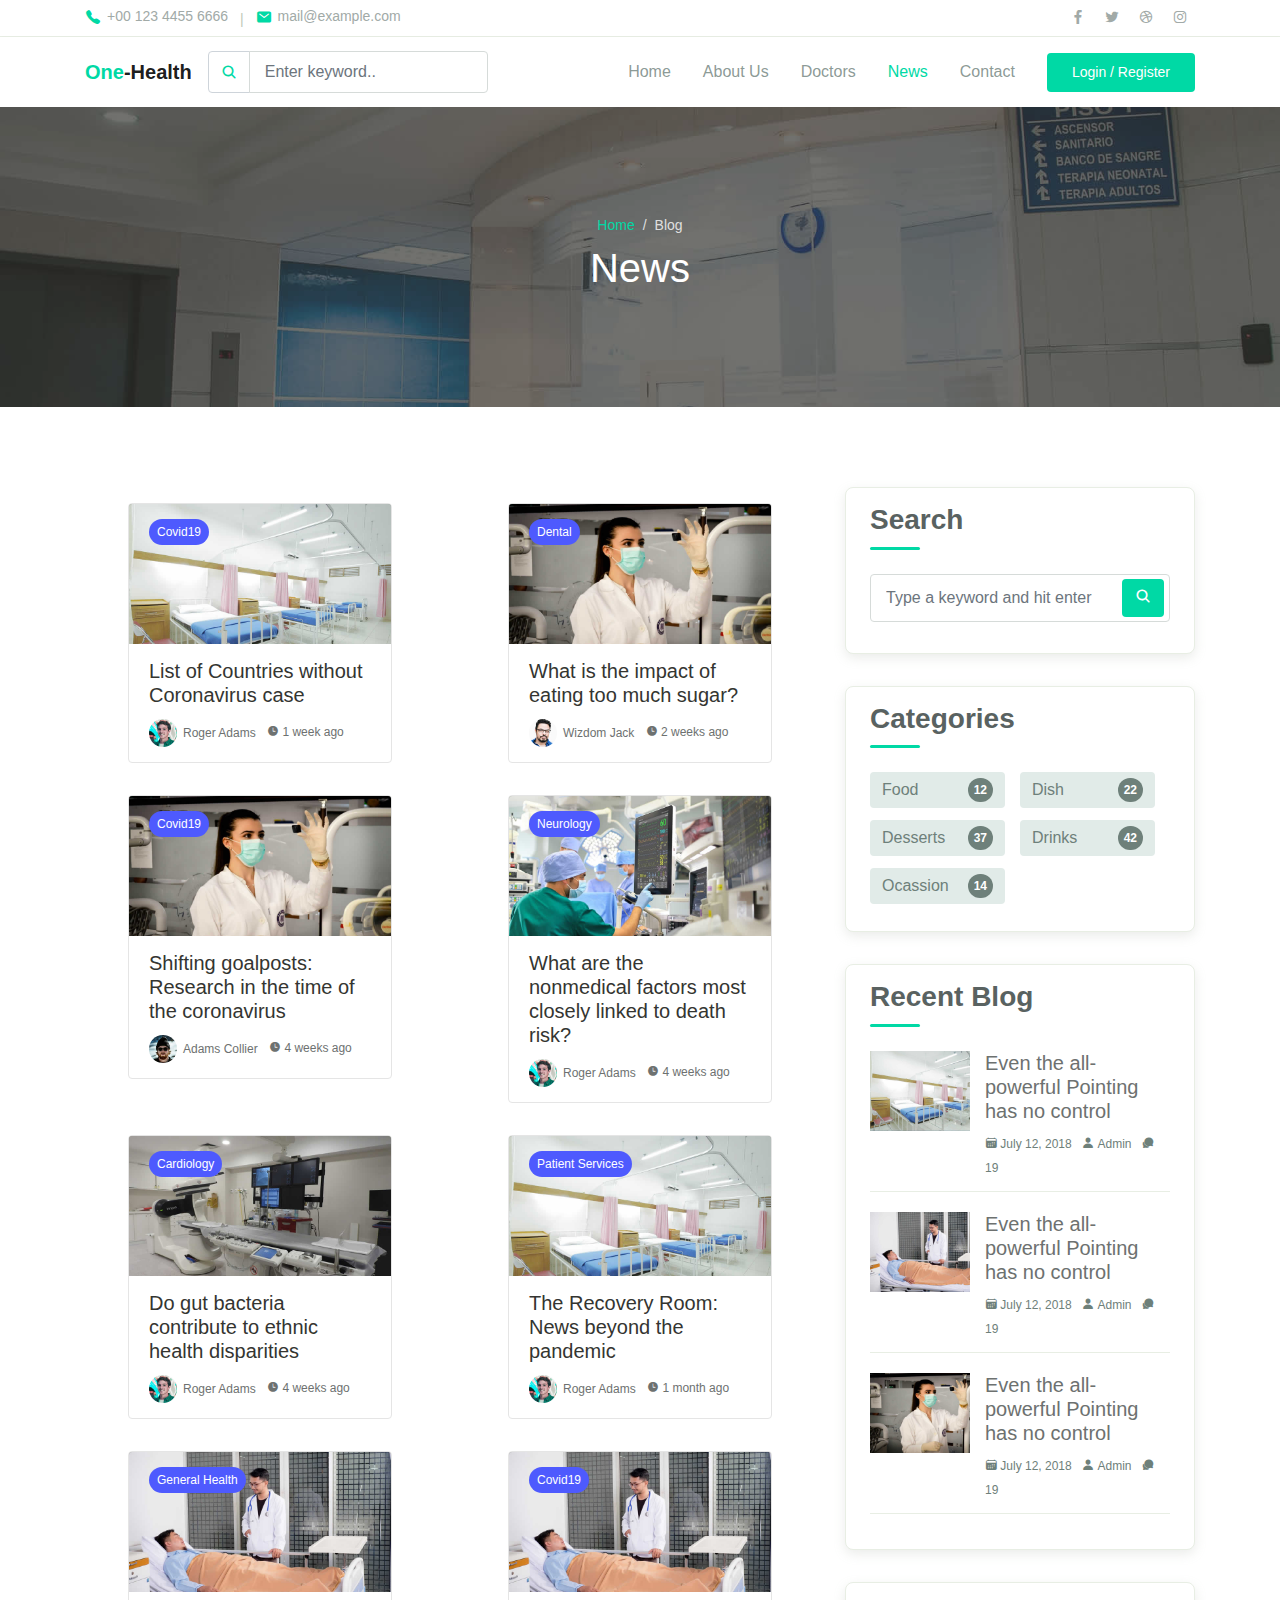
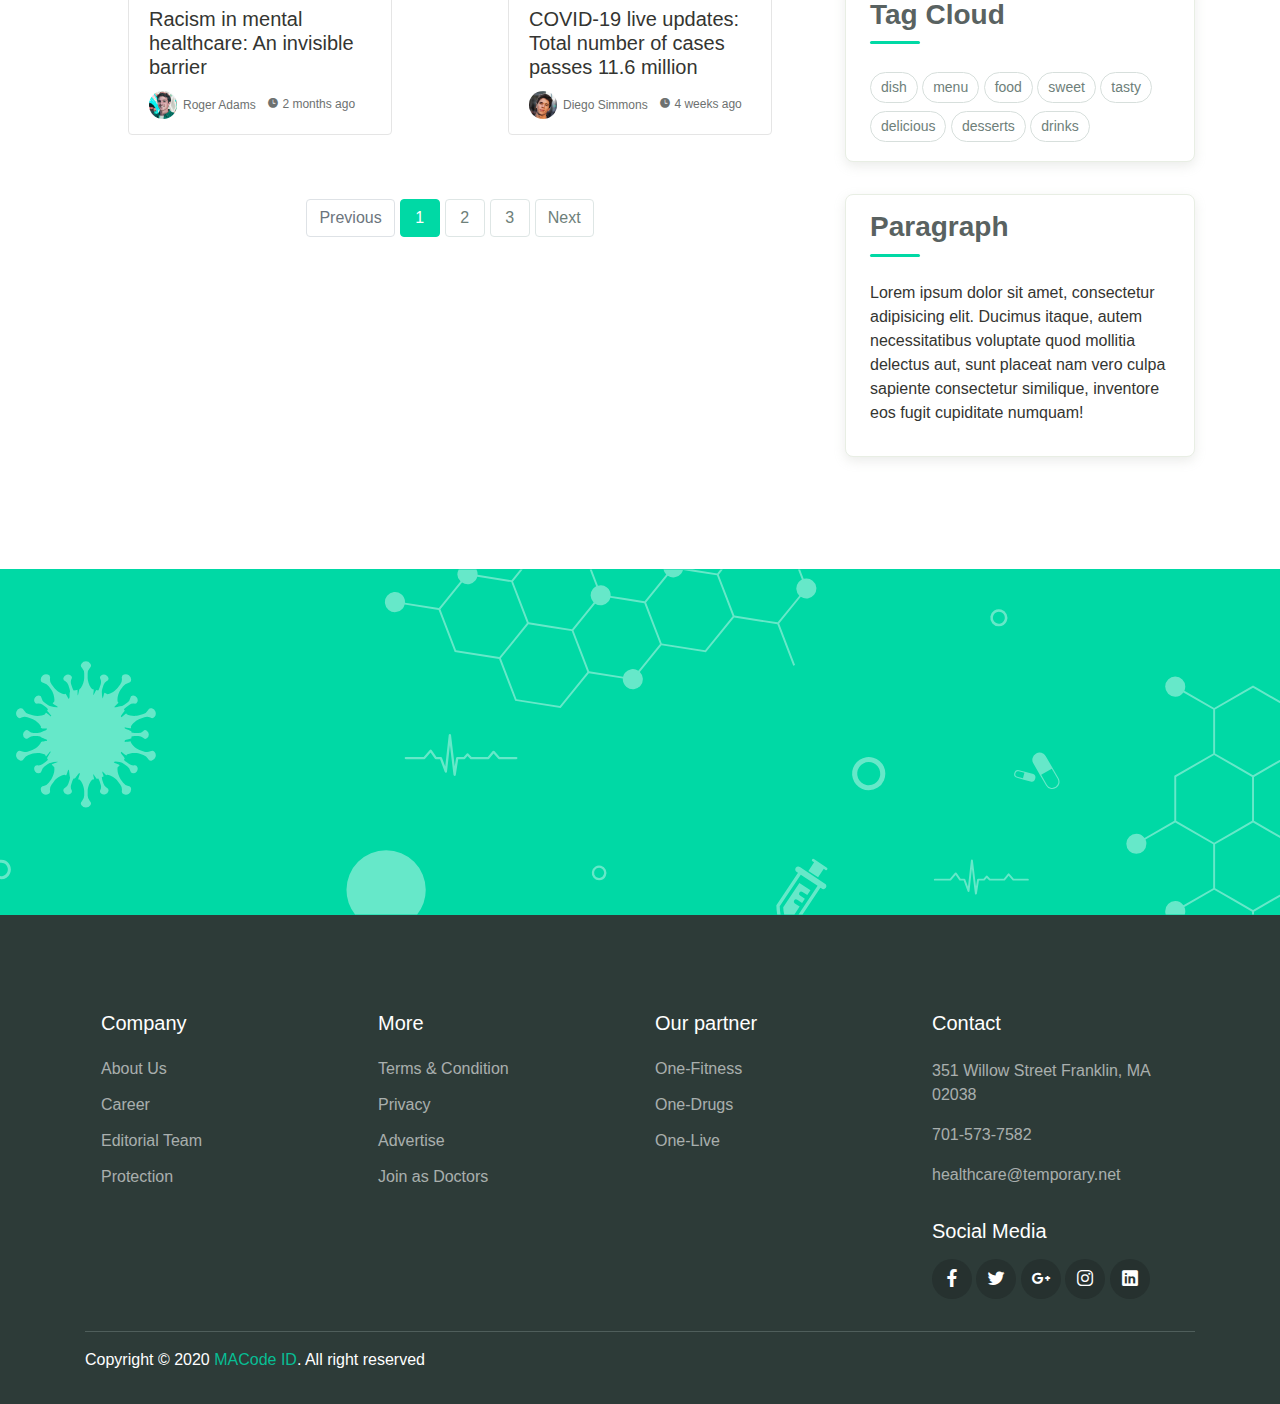
<file: blog.html>
<!DOCTYPE html>
<html lang="en">
<head>
  <meta charset="UTF-8">
  <meta name="viewport" content="width=device-width, initial-scale=1.0">

  <meta http-equiv="X-UA-Compatible" content="ie=edge">

  <meta name="copyright" content="MACode ID, https://macodeid.com/">

  <title>One Health - Medical Center HTML5 Template</title>

  <link rel="stylesheet" href="./assets/css/maicons.css">

  <link rel="stylesheet" href="./assets/css/bootstrap.css">

  <link rel="stylesheet" href="./assets/vendor/owl-carousel/css/owl.carousel.css">

  <link rel="stylesheet" href="./assets/vendor/animate/animate.css">

  <link rel="stylesheet" href="./assets/css/theme.css">
</head>
<body>

  <!-- Back to top button -->
  <div class="back-to-top"></div>

  <header>
    <div class="topbar">
      <div class="container">
        <div class="row">
          <div class="col-sm-8 text-sm">
            <div class="site-info">
              <a href="#"><span class="mai-call text-primary"></span> +00 123 4455 6666</a>
              <span class="divider">|</span>
              <a href="#"><span class="mai-mail text-primary"></span> mail@example.com</a>
            </div>
          </div>
          <div class="col-sm-4 text-right text-sm">
            <div class="social-mini-button">
              <a href="#"><span class="mai-logo-facebook-f"></span></a>
              <a href="#"><span class="mai-logo-twitter"></span></a>
              <a href="#"><span class="mai-logo-dribbble"></span></a>
              <a href="#"><span class="mai-logo-instagram"></span></a>
            </div>
          </div>
        </div> <!-- .row -->
      </div> <!-- .container -->
    </div> <!-- .topbar -->

    <nav class="navbar navbar-expand-lg navbar-light shadow-sm">
      <div class="container">
        <a class="navbar-brand" href="#"><span class="text-primary">One</span>-Health</a>

        <form action="#">
          <div class="input-group input-navbar">
            <div class="input-group-prepend">
              <span class="input-group-text" id="icon-addon1"><span class="mai-search"></span></span>
            </div>
            <input type="text" class="form-control" placeholder="Enter keyword.." aria-label="Username" aria-describedby="icon-addon1">
          </div>
        </form>

        <button class="navbar-toggler" type="button" data-toggle="collapse" data-target="#navbarSupport" aria-controls="navbarSupport" aria-expanded="false" aria-label="Toggle navigation">
          <span class="navbar-toggler-icon"></span>
        </button>

        <div class="collapse navbar-collapse" id="navbarSupport">
          <ul class="navbar-nav ml-auto">
            <li class="nav-item">
              <a class="nav-link" href="index.html">Home</a>
            </li>
            <li class="nav-item">
              <a class="nav-link" href="about.html">About Us</a>
            </li>
            <li class="nav-item">
              <a class="nav-link" href="doctors.html">Doctors</a>
            </li>
            <li class="nav-item active">
              <a class="nav-link" href="blog.html">News</a>
            </li>
            <li class="nav-item">
              <a class="nav-link" href="contact.html">Contact</a>
            </li>
            <li class="nav-item">
              <a class="btn btn-primary ml-lg-3" href="#">Login / Register</a>
            </li>
          </ul>
        </div> <!-- .navbar-collapse -->
      </div> <!-- .container -->
    </nav>
  </header>

  <div class="page-banner overlay-dark bg-image" style="background-image: url(./assets/img/bg_image_1.jpg);">
    <div class="banner-section">
      <div class="container text-center wow fadeInUp">
        <nav aria-label="Breadcrumb">
          <ol class="breadcrumb breadcrumb-dark bg-transparent justify-content-center py-0 mb-2">
            <li class="breadcrumb-item"><a href="index.html">Home</a></li>
            <li class="breadcrumb-item active" aria-current="page">Blog</li>
          </ol>
        </nav>
        <h1 class="font-weight-normal">News</h1>
      </div> <!-- .container -->
    </div> <!-- .banner-section -->
  </div> <!-- .page-banner -->

  <div class="page-section">
    <div class="container">
      <div class="row">
        <div class="col-lg-8">
          <div class="row">
            <div class="col-sm-6 py-3">
              <div class="card-blog">
                <div class="header">
                  <div class="post-category">
                    <a href="#">Covid19</a>
                  </div>
                  <a href="blog-details" class="post-thumb">
                    <img src="./assets/img/blog/blog_1.jpg" alt="">
                  </a>
                </div>
                <div class="body">
                  <h5 class="post-title"><a href="blog-details.html">List of Countries without Coronavirus case</a></h5>
                  <div class="site-info">
                    <div class="avatar mr-2">
                      <div class="avatar-img">
                        <img src="./assets/img/person/person_1.jpg" alt="">
                      </div>
                      <span>Roger Adams</span>
                    </div>
                    <span class="mai-time"></span> 1 week ago
                  </div>
                </div>
              </div>
            </div>

            <div class="col-sm-6 py-3">
              <div class="card-blog">
                <div class="header">
                  <div class="post-category">
                    <a href="#">Dental</a>
                  </div>
                  <a href="blog-details" class="post-thumb">
                    <img src="./assets/img/blog/blog_3.jpg" alt="">
                  </a>
                </div>
                <div class="body">
                  <h5 class="post-title"><a href="blog-details.html">What is the impact of eating too much sugar?</a></h5>
                  <div class="site-info">
                    <div class="avatar mr-2">
                      <div class="avatar-img">
                        <img src="./assets/img/person/person_4.jpg" alt="">
                      </div>
                      <span>Wizdom Jack</span>
                    </div>
                    <span class="mai-time"></span> 2 weeks ago
                  </div>
                </div>
              </div>
            </div>

            <div class="col-sm-6 py-3">
              <div class="card-blog">
                <div class="header">
                  <div class="post-category">
                    <a href="#">Covid19</a>
                  </div>
                  <a href="blog-details" class="post-thumb">
                    <img src="./assets/img/blog/blog_3.jpg" alt="">
                  </a>
                </div>
                <div class="body">
                  <h5 class="post-title"><a href="blog-details.html">Shifting goalposts: Research in the time of the coronavirus</a></h5>
                  <div class="site-info">
                    <div class="avatar mr-2">
                      <div class="avatar-img">
                        <img src="./assets/img/person/person_3.jpg" alt="">
                      </div>
                      <span>Adams Collier</span>
                    </div>
                    <span class="mai-time"></span> 4 weeks ago
                  </div>
                </div>
              </div>
            </div>
            <div class="col-sm-6 py-3">
              <div class="card-blog">
                <div class="header">
                  <div class="post-category">
                    <a href="#">Neurology</a>
                  </div>
                  <a href="blog-details" class="post-thumb">
                    <img src="./assets/img/blog/blog_4.jpg" alt="">
                  </a>
                </div>
                <div class="body">
                  <h5 class="post-title"><a href="blog-details.html">What are the nonmedical factors most closely linked to death risk?</a></h5>
                  <div class="site-info">
                    <div class="avatar mr-2">
                      <div class="avatar-img">
                        <img src="./assets/img/person/person_1.jpg" alt="">
                      </div>
                      <span>Roger Adams</span>
                    </div>
                    <span class="mai-time"></span> 4 weeks ago
                  </div>
                </div>
              </div>
            </div>
            <div class="col-sm-6 py-3">
              <div class="card-blog">
                <div class="header">
                  <div class="post-category">
                    <a href="#">Cardiology</a>
                  </div>
                  <a href="blog-details" class="post-thumb">
                    <img src="./assets/img/blog/blog_5.jpg" alt="">
                  </a>
                </div>
                <div class="body">
                  <h5 class="post-title"><a href="blog-details.html">Do gut bacteria contribute to ethnic health disparities</a></h5>
                  <div class="site-info">
                    <div class="avatar mr-2">
                      <div class="avatar-img">
                        <img src="./assets/img/person/person_1.jpg" alt="">
                      </div>
                      <span>Roger Adams</span>
                    </div>
                    <span class="mai-time"></span> 4 weeks ago
                  </div>
                </div>
              </div>
            </div>
            <div class="col-sm-6 py-3">
              <div class="card-blog">
                <div class="header">
                  <div class="post-category">
                    <a href="#">Patient Services</a>
                  </div>
                  <a href="blog-details" class="post-thumb">
                    <img src="./assets/img/blog/blog_1.jpg" alt="">
                  </a>
                </div>
                <div class="body">
                  <h5 class="post-title"><a href="blog-details.html">The Recovery Room: News beyond the pandemic</a></h5>
                  <div class="site-info">
                    <div class="avatar mr-2">
                      <div class="avatar-img">
                        <img src="./assets/img/person/person_1.jpg" alt="">
                      </div>
                      <span>Roger Adams</span>
                    </div>
                    <span class="mai-time"></span> 1 month ago
                  </div>
                </div>
              </div>
            </div>
            <div class="col-sm-6 py-3">
              <div class="card-blog">
                <div class="header">
                  <div class="post-category">
                    <a href="#">General Health</a>
                  </div>
                  <a href="blog-details" class="post-thumb">
                    <img src="./assets/img/blog/blog_2.jpg" alt="">
                  </a>
                </div>
                <div class="body">
                  <h5 class="post-title"><a href="blog-details.html">Racism in mental healthcare: An invisible barrier</a></h5>
                  <div class="site-info">
                    <div class="avatar mr-2">
                      <div class="avatar-img">
                        <img src="./assets/img/person/person_1.jpg" alt="">
                      </div>
                      <span>Roger Adams</span>
                    </div>
                    <span class="mai-time"></span> 2 months ago
                  </div>
                </div>
              </div>
            </div>
            
            <div class="col-sm-6 py-3">
              <div class="card-blog">
                <div class="header">
                  <div class="post-category">
                    <a href="#">Covid19</a>
                  </div>
                  <a href="blog-details" class="post-thumb">
                    <img src="./assets/img/blog/blog_2.jpg" alt="">
                  </a>
                </div>
                <div class="body">
                  <h5 class="post-title"><a href="blog-details.html">COVID-19 live updates: Total number of cases passes 11.6 million</a></h5>
                  <div class="site-info">
                    <div class="avatar mr-2">
                      <div class="avatar-img">
                        <img src="./assets/img/person/person_2.jpg" alt="">
                      </div>
                      <span>Diego Simmons</span>
                    </div>
                    <span class="mai-time"></span> 4 weeks ago
                  </div>
                </div>
              </div>
            </div>

            <div class="col-12 my-5">
              <nav aria-label="Page Navigation">
                <ul class="pagination justify-content-center">
                  <li class="page-item disabled">
                    <a class="page-link" href="#" tabindex="-1" aria-disabled="true">Previous</a>
                  </li>
                  <li class="page-item active" aria-current="page">
                    <a class="page-link" href="#">1 <span class="sr-only">(current)</span></a>
                  </li>
                  <li class="page-item">
                    <a class="page-link" href="#">2</a>
                  </li>
                  <li class="page-item"><a class="page-link" href="#">3</a></li>
                  <li class="page-item">
                    <a class="page-link" href="#">Next</a>
                  </li>
                </ul>
              </nav>
            </div>
          </div> <!-- .row -->
        </div>
        <div class="col-lg-4">
          <div class="sidebar">
            <div class="sidebar-block">
              <h3 class="sidebar-title">Search</h3>
              <form action="#" class="search-form">
                <div class="form-group">
                  <input type="text" class="form-control" placeholder="Type a keyword and hit enter">
                  <button type="submit" class="btn"><span class="icon mai-search"></span></button>
                </div>
              </form>
            </div>
            <div class="sidebar-block">
              <h3 class="sidebar-title">Categories</h3>
              <ul class="categories">
                <li><a href="#">Food <span>12</span></a></li>
                <li><a href="#">Dish <span>22</span></a></li>
                <li><a href="#">Desserts <span>37</span></a></li>
                <li><a href="#">Drinks <span>42</span></a></li>
                <li><a href="#">Ocassion <span>14</span></a></li>
              </ul>
            </div>

            <div class="sidebar-block">
              <h3 class="sidebar-title">Recent Blog</h3>
              <div class="blog-item">
                <a class="post-thumb" href="">
                  <img src="./assets/img/blog/blog_1.jpg" alt="">
                </a>
                <div class="content">
                  <h5 class="post-title"><a href="#">Even the all-powerful Pointing has no control</a></h5>
                  <div class="meta">
                    <a href="#"><span class="mai-calendar"></span> July 12, 2018</a>
                    <a href="#"><span class="mai-person"></span> Admin</a>
                    <a href="#"><span class="mai-chatbubbles"></span> 19</a>
                  </div>
                </div>
              </div>
              <div class="blog-item">
                <a class="post-thumb" href="">
                  <img src="./assets/img/blog/blog_2.jpg" alt="">
                </a>
                <div class="content">
                  <h5 class="post-title"><a href="#">Even the all-powerful Pointing has no control</a></h5>
                  <div class="meta">
                    <a href="#"><span class="mai-calendar"></span> July 12, 2018</a>
                    <a href="#"><span class="mai-person"></span> Admin</a>
                    <a href="#"><span class="mai-chatbubbles"></span> 19</a>
                  </div>
                </div>
              </div>
              <div class="blog-item">
                <a class="post-thumb" href="">
                  <img src="./assets/img/blog/blog_3.jpg" alt="">
                </a>
                <div class="content">
                  <h5 class="post-title"><a href="#">Even the all-powerful Pointing has no control</a></h5>
                  <div class="meta">
                    <a href="#"><span class="mai-calendar"></span> July 12, 2018</a>
                    <a href="#"><span class="mai-person"></span> Admin</a>
                    <a href="#"><span class="mai-chatbubbles"></span> 19</a>
                  </div>
                </div>
              </div>
            </div>

            <div class="sidebar-block">
              <h3 class="sidebar-title">Tag Cloud</h3>
              <div class="tagcloud">
                <a href="#" class="tag-cloud-link">dish</a>
                <a href="#" class="tag-cloud-link">menu</a>
                <a href="#" class="tag-cloud-link">food</a>
                <a href="#" class="tag-cloud-link">sweet</a>
                <a href="#" class="tag-cloud-link">tasty</a>
                <a href="#" class="tag-cloud-link">delicious</a>
                <a href="#" class="tag-cloud-link">desserts</a>
                <a href="#" class="tag-cloud-link">drinks</a>
              </div>
            </div>

            <div class="sidebar-block">
              <h3 class="sidebar-title">Paragraph</h3>
              <p>Lorem ipsum dolor sit amet, consectetur adipisicing elit. Ducimus itaque, autem necessitatibus voluptate quod mollitia delectus aut, sunt placeat nam vero culpa sapiente consectetur similique, inventore eos fugit cupiditate numquam!</p>
            </div>
          </div>
        </div> 
      </div> <!-- .row -->
    </div> <!-- .container -->
  </div> <!-- .page-section -->

  <div class="page-section banner-home bg-image" style="background-image: url(./assets/img/banner-pattern.svg);">
    <div class="container py-5 py-lg-0">
      <div class="row align-items-center">
        <div class="col-lg-4 wow zoomIn">
          <div class="img-banner d-none d-lg-block">
            <img src="./assets/img/mobile_app.png" alt="">
          </div>
        </div>
        <div class="col-lg-8 wow fadeInRight">
          <h1 class="font-weight-normal mb-3">Get easy access of all features using One Health Application</h1>
          <a href="#"><img src="./assets/img/google_play.svg" alt=""></a>
          <a href="#" class="ml-2"><img src="./assets/img/app_store.svg" alt=""></a>
        </div>
      </div> <!-- .row -->
    </div> <!-- .container -->
  </div> <!-- .banner-home -->

  <footer class="page-footer">
    <div class="container">
      <div class="row px-md-3">
        <div class="col-sm-6 col-lg-3 py-3">
          <h5>Company</h5>
          <ul class="footer-menu">
            <li><a href="#">About Us</a></li>
            <li><a href="#">Career</a></li>
            <li><a href="#">Editorial Team</a></li>
            <li><a href="#">Protection</a></li>
          </ul>
        </div>
        <div class="col-sm-6 col-lg-3 py-3">
          <h5>More</h5>
          <ul class="footer-menu">
            <li><a href="#">Terms & Condition</a></li>
            <li><a href="#">Privacy</a></li>
            <li><a href="#">Advertise</a></li>
            <li><a href="#">Join as Doctors</a></li>
          </ul>
        </div>
        <div class="col-sm-6 col-lg-3 py-3">
          <h5>Our partner</h5>
          <ul class="footer-menu">
            <li><a href="#">One-Fitness</a></li>
            <li><a href="#">One-Drugs</a></li>
            <li><a href="#">One-Live</a></li>
          </ul>
        </div>
        <div class="col-sm-6 col-lg-3 py-3">
          <h5>Contact</h5>
          <p class="footer-link mt-2">351 Willow Street Franklin, MA 02038</p>
          <a href="#" class="footer-link">701-573-7582</a>
          <a href="#" class="footer-link">healthcare@temporary.net</a>

          <h5 class="mt-3">Social Media</h5>
          <div class="footer-sosmed mt-3">
            <a href="#" target="_blank"><span class="mai-logo-facebook-f"></span></a>
            <a href="#" target="_blank"><span class="mai-logo-twitter"></span></a>
            <a href="#" target="_blank"><span class="mai-logo-google-plus-g"></span></a>
            <a href="#" target="_blank"><span class="mai-logo-instagram"></span></a>
            <a href="#" target="_blank"><span class="mai-logo-linkedin"></span></a>
          </div>
        </div>
      </div>

      <hr>

      <p id="copyright">Copyright &copy; 2020 <a href="https://macodeid.com/" target="_blank">MACode ID</a>. All right reserved</p>
    </div> <!-- .container -->
  </footer> <!-- .page-footer -->

<script src="./assets/js/jquery-3.5.1.min.js"></script>

<script src="./assets/js/bootstrap.bundle.min.js"></script>

<script src="./assets/vendor/owl-carousel/js/owl.carousel.min.js"></script>

<script src="./assets/vendor/wow/wow.min.js"></script>

<script src="./assets/js/theme.js"></script>
  
</body>
</html>
</file>
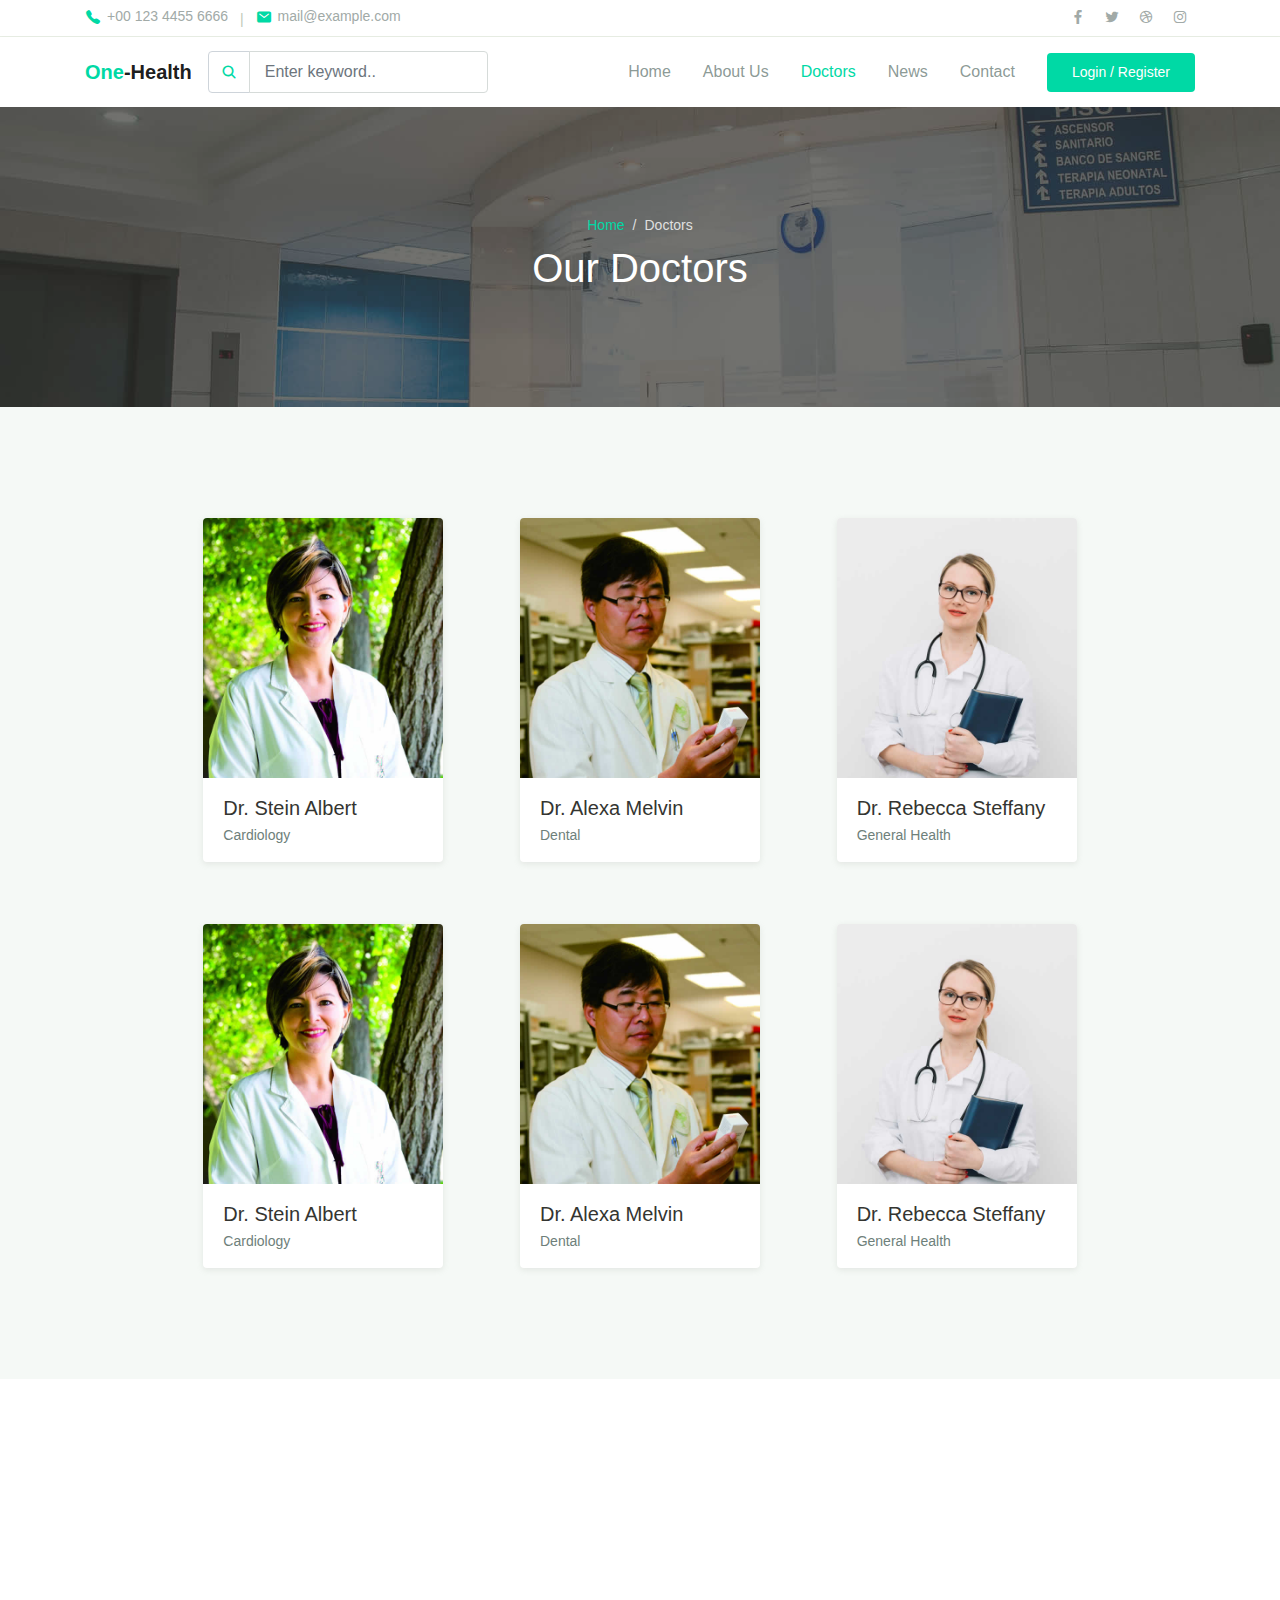
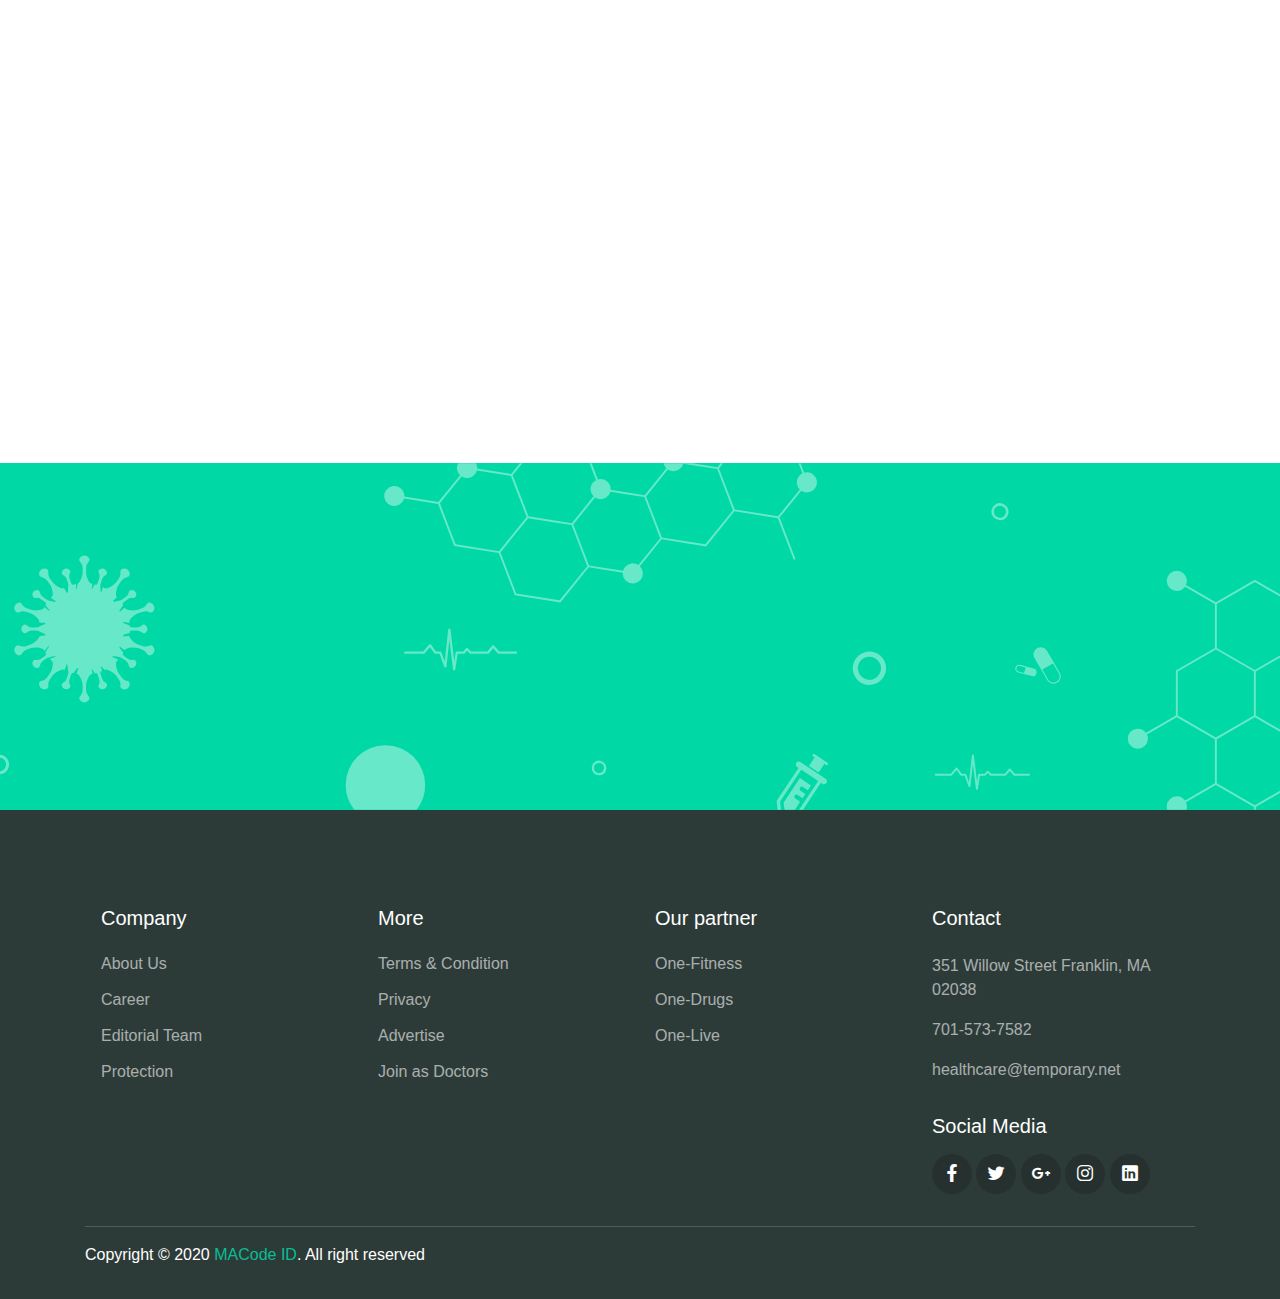
<file: doctors.html>
<!DOCTYPE html>
<html lang="en">
<head>
  <meta charset="UTF-8">
  <meta name="viewport" content="width=device-width, initial-scale=1.0">

  <meta http-equiv="X-UA-Compatible" content="ie=edge">

  <meta name="copyright" content="MACode ID, https://macodeid.com/">

  <title>One Health - Medical Center HTML5 Template</title>

  <link rel="stylesheet" href="./assets/css/maicons.css">

  <link rel="stylesheet" href="./assets/css/bootstrap.css">

  <link rel="stylesheet" href="./assets/vendor/owl-carousel/css/owl.carousel.css">

  <link rel="stylesheet" href="./assets/vendor/animate/animate.css">

  <link rel="stylesheet" href="./assets/css/theme.css">
</head>
<body>

  <!-- Back to top button -->
  <div class="back-to-top"></div>

  <header>
    <div class="topbar">
      <div class="container">
        <div class="row">
          <div class="col-sm-8 text-sm">
            <div class="site-info">
              <a href="#"><span class="mai-call text-primary"></span> +00 123 4455 6666</a>
              <span class="divider">|</span>
              <a href="#"><span class="mai-mail text-primary"></span> mail@example.com</a>
            </div>
          </div>
          <div class="col-sm-4 text-right text-sm">
            <div class="social-mini-button">
              <a href="#"><span class="mai-logo-facebook-f"></span></a>
              <a href="#"><span class="mai-logo-twitter"></span></a>
              <a href="#"><span class="mai-logo-dribbble"></span></a>
              <a href="#"><span class="mai-logo-instagram"></span></a>
            </div>
          </div>
        </div> <!-- .row -->
      </div> <!-- .container -->
    </div> <!-- .topbar -->

    <nav class="navbar navbar-expand-lg navbar-light shadow-sm">
      <div class="container">
        <a class="navbar-brand" href="#"><span class="text-primary">One</span>-Health</a>

        <form action="#">
          <div class="input-group input-navbar">
            <div class="input-group-prepend">
              <span class="input-group-text" id="icon-addon1"><span class="mai-search"></span></span>
            </div>
            <input type="text" class="form-control" placeholder="Enter keyword.." aria-label="Username" aria-describedby="icon-addon1">
          </div>
        </form>

        <button class="navbar-toggler" type="button" data-toggle="collapse" data-target="#navbarSupport" aria-controls="navbarSupport" aria-expanded="false" aria-label="Toggle navigation">
          <span class="navbar-toggler-icon"></span>
        </button>

        <div class="collapse navbar-collapse" id="navbarSupport">
          <ul class="navbar-nav ml-auto">
            <li class="nav-item">
              <a class="nav-link" href="index.html">Home</a>
            </li>
            <li class="nav-item">
              <a class="nav-link" href="about.html">About Us</a>
            </li>
            <li class="nav-item active">
              <a class="nav-link" href="doctors.html">Doctors</a>
            </li>
            <li class="nav-item">
              <a class="nav-link" href="blog.html">News</a>
            </li>
            <li class="nav-item">
              <a class="nav-link" href="contact.html">Contact</a>
            </li>
            <li class="nav-item">
              <a class="btn btn-primary ml-lg-3" href="#">Login / Register</a>
            </li>
          </ul>
        </div> <!-- .navbar-collapse -->
      </div> <!-- .container -->
    </nav>
  </header>

  <div class="page-banner overlay-dark bg-image" style="background-image: url(./assets/img/bg_image_1.jpg);">
    <div class="banner-section">
      <div class="container text-center wow fadeInUp">
        <nav aria-label="Breadcrumb">
          <ol class="breadcrumb breadcrumb-dark bg-transparent justify-content-center py-0 mb-2">
            <li class="breadcrumb-item"><a href="index.html">Home</a></li>
            <li class="breadcrumb-item active" aria-current="page">Doctors</li>
          </ol>
        </nav>
        <h1 class="font-weight-normal">Our Doctors</h1>
      </div> <!-- .container -->
    </div> <!-- .banner-section -->
  </div> <!-- .page-banner -->

  <div class="page-section bg-light">
    <div class="container">
      <div class="row justify-content-center">
        <div class="col-lg-10">

          <div class="row">
            
            <div class="col-md-6 col-lg-4 py-3 wow zoomIn">
              <div class="card-doctor">
                <div class="header">
                  <img src="./assets/img/doctors/doctor_1.jpg" alt="">
                  <div class="meta">
                    <a href="#"><span class="mai-call"></span></a>
                    <a href="#"><span class="mai-logo-whatsapp"></span></a>
                  </div>
                </div>
                <div class="body">
                  <p class="text-xl mb-0">Dr. Stein Albert</p>
                  <span class="text-sm text-grey">Cardiology</span>
                </div>
              </div>
            </div>
    
            <div class="col-md-6 col-lg-4 py-3 wow zoomIn">
              <div class="card-doctor">
                <div class="header">
                  <img src="./assets/img/doctors/doctor_2.jpg" alt="">
                  <div class="meta">
                    <a href="#"><span class="mai-call"></span></a>
                    <a href="#"><span class="mai-logo-whatsapp"></span></a>
                  </div>
                </div>
                <div class="body">
                  <p class="text-xl mb-0">Dr. Alexa Melvin</p>
                  <span class="text-sm text-grey">Dental</span>
                </div>
              </div>
            </div>
    
            <div class="col-md-6 col-lg-4 py-3 wow zoomIn">
              <div class="card-doctor">
                <div class="header">
                  <img src="./assets/img/doctors/doctor_3.jpg" alt="">
                  <div class="meta">
                    <a href="#"><span class="mai-call"></span></a>
                    <a href="#"><span class="mai-logo-whatsapp"></span></a>
                  </div>
                </div>
                <div class="body">
                  <p class="text-xl mb-0">Dr. Rebecca Steffany</p>
                  <span class="text-sm text-grey">General Health</span>
                </div>
              </div>
            </div>
    
            <div class="col-md-6 col-lg-4 py-3 wow zoomIn">
              <div class="card-doctor">
                <div class="header">
                  <img src="./assets/img/doctors/doctor_1.jpg" alt="">
                  <div class="meta">
                    <a href="#"><span class="mai-call"></span></a>
                    <a href="#"><span class="mai-logo-whatsapp"></span></a>
                  </div>
                </div>
                <div class="body">
                  <p class="text-xl mb-0">Dr. Stein Albert</p>
                  <span class="text-sm text-grey">Cardiology</span>
                </div>
              </div>
            </div>
    
            <div class="col-md-6 col-lg-4 py-3 wow zoomIn">
              <div class="card-doctor">
                <div class="header">
                  <img src="./assets/img/doctors/doctor_2.jpg" alt="">
                  <div class="meta">
                    <a href="#"><span class="mai-call"></span></a>
                    <a href="#"><span class="mai-logo-whatsapp"></span></a>
                  </div>
                </div>
                <div class="body">
                  <p class="text-xl mb-0">Dr. Alexa Melvin</p>
                  <span class="text-sm text-grey">Dental</span>
                </div>
              </div>
            </div>
    
            <div class="col-md-6 col-lg-4 py-3 wow zoomIn">
              <div class="card-doctor">
                <div class="header">
                  <img src="./assets/img/doctors/doctor_3.jpg" alt="">
                  <div class="meta">
                    <a href="#"><span class="mai-call"></span></a>
                    <a href="#"><span class="mai-logo-whatsapp"></span></a>
                  </div>
                </div>
                <div class="body">
                  <p class="text-xl mb-0">Dr. Rebecca Steffany</p>
                  <span class="text-sm text-grey">General Health</span>
                </div>
              </div>
            </div>

          </div>

        </div>
      </div>
    </div> <!-- .container -->
  </div> <!-- .page-section -->

  <div class="page-section">
    <div class="container">
      <h1 class="text-center wow fadeInUp">Make an Appointment</h1>

      <form class="main-form">
        <div class="row mt-5 ">
          <div class="col-12 col-sm-6 py-2 wow fadeInLeft">
            <input type="text" class="form-control" placeholder="Full name">
          </div>
          <div class="col-12 col-sm-6 py-2 wow fadeInRight">
            <input type="text" class="form-control" placeholder="Email address..">
          </div>
          <div class="col-12 col-sm-6 py-2 wow fadeInLeft" data-wow-delay="300ms">
            <input type="date" class="form-control">
          </div>
          <div class="col-12 col-sm-6 py-2 wow fadeInRight" data-wow-delay="300ms">
            <select name="departement" id="departement" class="custom-select">
              <option value="general">General Health</option>
              <option value="cardiology">Cardiology</option>
              <option value="dental">Dental</option>
              <option value="neurology">Neurology</option>
              <option value="orthopaedics">Orthopaedics</option>
            </select>
          </div>
          <div class="col-12 py-2 wow fadeInUp" data-wow-delay="300ms">
            <input type="text" class="form-control" placeholder="Number..">
          </div>
          <div class="col-12 py-2 wow fadeInUp" data-wow-delay="300ms">
            <textarea name="message" id="message" class="form-control" rows="6" placeholder="Enter message.."></textarea>
          </div>
        </div>

        <button type="submit" class="btn btn-primary mt-3 wow zoomIn">Submit Request</button>
      </form>
    </div> <!-- .container -->
  </div> <!-- .page-section -->
  

  <div class="page-section banner-home bg-image" style="background-image: url(./assets/img/banner-pattern.svg);">
    <div class="container py-5 py-lg-0">
      <div class="row align-items-center">
        <div class="col-lg-4 wow zoomIn">
          <div class="img-banner d-none d-lg-block">
            <img src="./assets/img/mobile_app.png" alt="">
          </div>
        </div>
        <div class="col-lg-8 wow fadeInRight">
          <h1 class="font-weight-normal mb-3">Get easy access of all features using One Health Application</h1>
          <a href="#"><img src="./assets/img/google_play.svg" alt=""></a>
          <a href="#" class="ml-2"><img src="./assets/img/app_store.svg" alt=""></a>
        </div>
      </div>
    </div>
  </div> <!-- .banner-home -->

  <footer class="page-footer">
    <div class="container">
      <div class="row px-md-3">
        <div class="col-sm-6 col-lg-3 py-3">
          <h5>Company</h5>
          <ul class="footer-menu">
            <li><a href="#">About Us</a></li>
            <li><a href="#">Career</a></li>
            <li><a href="#">Editorial Team</a></li>
            <li><a href="#">Protection</a></li>
          </ul>
        </div>
        <div class="col-sm-6 col-lg-3 py-3">
          <h5>More</h5>
          <ul class="footer-menu">
            <li><a href="#">Terms & Condition</a></li>
            <li><a href="#">Privacy</a></li>
            <li><a href="#">Advertise</a></li>
            <li><a href="#">Join as Doctors</a></li>
          </ul>
        </div>
        <div class="col-sm-6 col-lg-3 py-3">
          <h5>Our partner</h5>
          <ul class="footer-menu">
            <li><a href="#">One-Fitness</a></li>
            <li><a href="#">One-Drugs</a></li>
            <li><a href="#">One-Live</a></li>
          </ul>
        </div>
        <div class="col-sm-6 col-lg-3 py-3">
          <h5>Contact</h5>
          <p class="footer-link mt-2">351 Willow Street Franklin, MA 02038</p>
          <a href="#" class="footer-link">701-573-7582</a>
          <a href="#" class="footer-link">healthcare@temporary.net</a>

          <h5 class="mt-3">Social Media</h5>
          <div class="footer-sosmed mt-3">
            <a href="#" target="_blank"><span class="mai-logo-facebook-f"></span></a>
            <a href="#" target="_blank"><span class="mai-logo-twitter"></span></a>
            <a href="#" target="_blank"><span class="mai-logo-google-plus-g"></span></a>
            <a href="#" target="_blank"><span class="mai-logo-instagram"></span></a>
            <a href="#" target="_blank"><span class="mai-logo-linkedin"></span></a>
          </div>
        </div>
      </div>

      <hr>

      <p id="copyright">Copyright &copy; 2020 <a href="https://macodeid.com/" target="_blank">MACode ID</a>. All right reserved</p>
    </div>
  </footer>

<script src="./assets/js/jquery-3.5.1.min.js"></script>

<script src="./assets/js/bootstrap.bundle.min.js"></script>

<script src="./assets/vendor/owl-carousel/js/owl.carousel.min.js"></script>

<script src="./assets/vendor/wow/wow.min.js"></script>

<script src="./assets/js/theme.js"></script>
  
</body>
</html>
</file>
<file: assets/css/maicons.css>
@font-face {
  font-family: 'maicons';
  src:  url('../fonts/maicons.eot?c9nlkl');
  src:  url('../fonts/maicons.eot?c9nlkl#iefix') format('embedded-opentype'),
    url('../fonts/maicons.ttf?c9nlkl') format('truetype'),
    url('../fonts/maicons.woff?c9nlkl') format('woff'),
    url('../fonts/maicons.svg?c9nlkl#maicons') format('svg');
  font-weight: normal;
  font-style: normal;
  font-display: block;
}

[class^="mai-"], [class*=" mai-"] {
  /* use !important to prevent issues with browser extensions that change fonts */
  font-family: 'maicons' !important;
  speak: none;
  font-style: normal;
  font-weight: normal;
  font-variant: normal;
  text-transform: none;
  line-height: 1;

  /* Better Font Rendering =========== */
  -webkit-font-smoothing: antialiased;
  -moz-osx-font-smoothing: grayscale;
}

.mai-add:before {
  content: "\e900";
}
.mai-add-circle:before {
  content: "\e901";
}
.mai-add-circle-outline:before {
  content: "\e902";
}
.mai-airplane:before {
  content: "\e903";
}
.mai-airplane-outline:before {
  content: "\e904";
}
.mai-alarm:before {
  content: "\e905";
}
.mai-alarm-outline:before {
  content: "\e906";
}
.mai-albums:before {
  content: "\e907";
}
.mai-albums-outline:before {
  content: "\e908";
}
.mai-alert:before {
  content: "\e909";
}
.mai-alert-circle:before {
  content: "\e90a";
}
.mai-alert-circle-outline:before {
  content: "\e90b";
}
.mai-analytics:before {
  content: "\e90c";
}
.mai-analytics-outline:before {
  content: "\e90d";
}
.mai-aperture:before {
  content: "\e90e";
}
.mai-aperture-outline:before {
  content: "\e90f";
}
.mai-apps:before {
  content: "\e910";
}
.mai-apps-outline:before {
  content: "\e911";
}
.mai-archive:before {
  content: "\e912";
}
.mai-archive-outline:before {
  content: "\e913";
}
.mai-arrow-back:before {
  content: "\e914";
}
.mai-arrow-back-circle:before {
  content: "\e915";
}
.mai-arrow-back-circle-outline:before {
  content: "\e916";
}
.mai-arrow-down:before {
  content: "\e917";
}
.mai-arrow-down-circle:before {
  content: "\e918";
}
.mai-arrow-down-circle-outline:before {
  content: "\e919";
}
.mai-arrow-forward:before {
  content: "\e91a";
}
.mai-arrow-forward-circle:before {
  content: "\e91b";
}
.mai-arrow-forward-circle-outline:before {
  content: "\e91c";
}
.mai-arrow-redo:before {
  content: "\e91d";
}
.mai-arrow-redo-circle:before {
  content: "\e91e";
}
.mai-arrow-redo-circle-outline:before {
  content: "\e91f";
}
.mai-arrow-redo-outline:before {
  content: "\e920";
}
.mai-arrow-undo:before {
  content: "\e921";
}
.mai-arrow-undo-circle:before {
  content: "\e922";
}
.mai-arrow-undo-circle-outline:before {
  content: "\e923";
}
.mai-arrow-undo-outline:before {
  content: "\e924";
}
.mai-arrow-up:before {
  content: "\e925";
}
.mai-arrow-up-circle:before {
  content: "\e926";
}
.mai-arrow-up-circle-outline:before {
  content: "\e927";
}
.mai-at:before {
  content: "\e928";
}
.mai-at-circle:before {
  content: "\e929";
}
.mai-at-circle-outline:before {
  content: "\e92a";
}
.mai-attach:before {
  content: "\e92b";
}
.mai-attach-outline:before {
  content: "\e92c";
}
.mai-backspace:before {
  content: "\e92d";
}
.mai-backspace-outline:before {
  content: "\e92e";
}
.mai-bandage:before {
  content: "\e92f";
}
.mai-bandage-outline:before {
  content: "\e930";
}
.mai-bar-chart:before {
  content: "\e932";
}
.mai-bar-chart-outline:before {
  content: "\e933";
}
.mai-barbell:before {
  content: "\e931";
}
.mai-barcode:before {
  content: "\e934";
}
.mai-barcode-outline:before {
  content: "\e935";
}
.mai-baseball:before {
  content: "\e936";
}
.mai-baseball-outline:before {
  content: "\e937";
}
.mai-basket:before {
  content: "\e938";
}
.mai-basket-outline:before {
  content: "\e93b";
}
.mai-basketball:before {
  content: "\e939";
}
.mai-basketball-outline:before {
  content: "\e93a";
}
.mai-battery-charging:before {
  content: "\e93c";
}
.mai-battery-dead:before {
  content: "\e93d";
}
.mai-battery-full:before {
  content: "\e93e";
}
.mai-battery-half:before {
  content: "\e93f";
}
.mai-beaker:before {
  content: "\e940";
}
.mai-beaker-outline:before {
  content: "\e941";
}
.mai-bed:before {
  content: "\e942";
}
.mai-bed-outline:before {
  content: "\e943";
}
.mai-beer:before {
  content: "\e944";
}
.mai-beer-outline:before {
  content: "\e945";
}
.mai-bicycle:before {
  content: "\e946";
}
.mai-bluetooth:before {
  content: "\e947";
}
.mai-boat:before {
  content: "\e948";
}
.mai-boat-outline:before {
  content: "\e949";
}
.mai-body:before {
  content: "\e94a";
}
.mai-body-outline:before {
  content: "\e94b";
}
.mai-bonfire:before {
  content: "\e94c";
}
.mai-bonfire-outline:before {
  content: "\e94d";
}
.mai-book:before {
  content: "\e94e";
}
.mai-book-outline:before {
  content: "\e953";
}
.mai-bookmark:before {
  content: "\e94f";
}
.mai-bookmark-outline:before {
  content: "\e950";
}
.mai-bookmarks:before {
  content: "\e951";
}
.mai-bookmarks-outline:before {
  content: "\e952";
}
.mai-briefcase:before {
  content: "\e954";
}
.mai-briefcase-outline:before {
  content: "\e955";
}
.mai-browsers:before {
  content: "\e956";
}
.mai-browsers-outline:before {
  content: "\e957";
}
.mai-brush:before {
  content: "\e958";
}
.mai-brush-outline:before {
  content: "\e959";
}
.mai-bug:before {
  content: "\e95a";
}
.mai-bug-outline:before {
  content: "\e95b";
}
.mai-build:before {
  content: "\e95c";
}
.mai-build-outline:before {
  content: "\e95d";
}
.mai-bulb:before {
  content: "\e95e";
}
.mai-bulb-outline:before {
  content: "\e95f";
}
.mai-bus:before {
  content: "\e960";
}
.mai-bus-outline:before {
  content: "\e963";
}
.mai-business:before {
  content: "\e961";
}
.mai-business-outline:before {
  content: "\e962";
}
.mai-cafe:before {
  content: "\e964";
}
.mai-cafe-outline:before {
  content: "\e965";
}
.mai-calculator:before {
  content: "\e966";
}
.mai-calculator-outline:before {
  content: "\e967";
}
.mai-calendar:before {
  content: "\e968";
}
.mai-calendar-outline:before {
  content: "\e969";
}
.mai-call:before {
  content: "\e96a";
}
.mai-call-outline:before {
  content: "\e96b";
}
.mai-camera:before {
  content: "\e96c";
}
.mai-camera-outline:before {
  content: "\e96d";
}
.mai-camera-reverse:before {
  content: "\e96e";
}
.mai-camera-reverse-outline:before {
  content: "\e96f";
}
.mai-car:before {
  content: "\e970";
}
.mai-car-outline:before {
  content: "\e97f";
}
.mai-car-sport:before {
  content: "\e980";
}
.mai-car-sport-outline:before {
  content: "\e981";
}
.mai-card:before {
  content: "\e971";
}
.mai-card-outline:before {
  content: "\e972";
}
.mai-caret-back:before {
  content: "\e973";
}
.mai-caret-back-circle:before {
  content: "\e974";
}
.mai-caret-back-circle-outline:before {
  content: "\e975";
}
.mai-caret-down:before {
  content: "\e976";
}
.mai-caret-down-circle:before {
  content: "\e977";
}
.mai-caret-down-circle-outline:before {
  content: "\e978";
}
.mai-caret-forward:before {
  content: "\e979";
}
.mai-caret-forward-circle:before {
  content: "\e97a";
}
.mai-caret-forward-circle-outline:before {
  content: "\e97b";
}
.mai-caret-up:before {
  content: "\e97c";
}
.mai-caret-up-circle:before {
  content: "\e97d";
}
.mai-caret-up-circle-outline:before {
  content: "\e97e";
}
.mai-cart:before {
  content: "\e982";
}
.mai-cart-outline:before {
  content: "\e983";
}
.mai-cash:before {
  content: "\e984";
}
.mai-cash-outline:before {
  content: "\e985";
}
.mai-chatbox:before {
  content: "\e986";
}
.mai-chatbox-ellipses:before {
  content: "\e987";
}
.mai-chatbox-ellipses-outline:before {
  content: "\e988";
}
.mai-chatbox-outline:before {
  content: "\e989";
}
.mai-chatbubble:before {
  content: "\e98a";
}
.mai-chatbubble-ellipses:before {
  content: "\e98b";
}
.mai-chatbubble-ellipses-outline:before {
  content: "\e98c";
}
.mai-chatbubble-outline:before {
  content: "\e98d";
}
.mai-chatbubbles:before {
  content: "\e98e";
}
.mai-chatbubbles-outline:before {
  content: "\e98f";
}
.mai-checkbox:before {
  content: "\e990";
}
.mai-checkbox-outline:before {
  content: "\e991";
}
.mai-checkmark:before {
  content: "\e992";
}
.mai-checkmark-circle:before {
  content: "\e993";
}
.mai-checkmark-circle-outline:before {
  content: "\e994";
}
.mai-checkmark-done:before {
  content: "\e995";
}
.mai-checkmark-done-circle:before {
  content: "\e996";
}
.mai-checkmark-done-circle-outline:before {
  content: "\e997";
}
.mai-chevron-back:before {
  content: "\e998";
}
.mai-chevron-back-circle:before {
  content: "\e999";
}
.mai-chevron-back-circle-outline:before {
  content: "\e99a";
}
.mai-chevron-down:before {
  content: "\e99b";
}
.mai-chevron-down-circle:before {
  content: "\e99c";
}
.mai-chevron-down-circle-outline:before {
  content: "\e99d";
}
.mai-chevron-forward:before {
  content: "\e99e";
}
.mai-chevron-forward-circle:before {
  content: "\e99f";
}
.mai-chevron-forward-circle-outline:before {
  content: "\e9a0";
}
.mai-chevron-up:before {
  content: "\e9a1";
}
.mai-chevron-up-circle:before {
  content: "\e9a2";
}
.mai-chevron-up-circle-outline:before {
  content: "\e9a3";
}
.mai-clipboard:before {
  content: "\e9a4";
}
.mai-clipboard-outline:before {
  content: "\e9a5";
}
.mai-close:before {
  content: "\e9a6";
}
.mai-close-circle:before {
  content: "\e9a7";
}
.mai-close-circle-outline:before {
  content: "\e9a8";
}
.mai-cloud:before {
  content: "\e9a9";
}
.mai-cloud-circle:before {
  content: "\e9aa";
}
.mai-cloud-circle-outline:before {
  content: "\e9ab";
}
.mai-cloud-done:before {
  content: "\e9ac";
}
.mai-cloud-done-outline:before {
  content: "\e9ad";
}
.mai-cloud-download:before {
  content: "\e9ae";
}
.mai-cloud-download-outline:before {
  content: "\e9af";
}
.mai-cloud-offline:before {
  content: "\e9b0";
}
.mai-cloud-offline-outline:before {
  content: "\e9b1";
}
.mai-cloud-outline:before {
  content: "\e9b2";
}
.mai-cloud-upload:before {
  content: "\e9b3";
}
.mai-cloud-upload-outline:before {
  content: "\e9b4";
}
.mai-cloudy:before {
  content: "\e9b5";
}
.mai-cloudy-night:before {
  content: "\e9b6";
}
.mai-cloudy-night-outline:before {
  content: "\e9b7";
}
.mai-cloudy-outline:before {
  content: "\e9b8";
}
.mai-code:before {
  content: "\e9b9";
}
.mai-code-download:before {
  content: "\e9ba";
}
.mai-code-slash:before {
  content: "\e9bb";
}
.mai-code-working:before {
  content: "\e9bc";
}
.mai-cog:before {
  content: "\e9bd";
}
.mai-color-fill:before {
  content: "\e9be";
}
.mai-color-fill-outline:before {
  content: "\e9bf";
}
.mai-color-filter:before {
  content: "\e9c0";
}
.mai-color-filter-outline:before {
  content: "\e9c1";
}
.mai-color-palette:before {
  content: "\e9c2";
}
.mai-color-palette-outline:before {
  content: "\e9c3";
}
.mai-color-wand:before {
  content: "\e9c4";
}
.mai-color-wand-outline:before {
  content: "\e9c5";
}
.mai-compass:before {
  content: "\e9c6";
}
.mai-compass-outline:before {
  content: "\e9c7";
}
.mai-construct:before {
  content: "\e9c8";
}
.mai-construct-outline:before {
  content: "\e9c9";
}
.mai-contract:before {
  content: "\e9ca";
}
.mai-contrast:before {
  content: "\e9cb";
}
.mai-copy:before {
  content: "\e9cc";
}
.mai-copy-outline:before {
  content: "\e9cd";
}
.mai-create:before {
  content: "\e9ce";
}
.mai-create-outline:before {
  content: "\e9cf";
}
.mai-crop:before {
  content: "\e9d0";
}
.mai-cube:before {
  content: "\e9d1";
}
.mai-cube-outline:before {
  content: "\e9d2";
}
.mai-cut:before {
  content: "\e9d3";
}
.mai-desktop:before {
  content: "\e9d4";
}
.mai-desktop-outline:before {
  content: "\e9d5";
}
.mai-disc:before {
  content: "\e9d6";
}
.mai-disc-outline:before {
  content: "\e9d7";
}
.mai-document:before {
  content: "\e9d8";
}
.mai-document-outline:before {
  content: "\e9d9";
}
.mai-document-text:before {
  content: "\e9dc";
}
.mai-document-text-outline:before {
  content: "\e9dd";
}
.mai-documents:before {
  content: "\e9da";
}
.mai-documents-outline:before {
  content: "\e9db";
}
.mai-download:before {
  content: "\e9de";
}
.mai-download-outline:before {
  content: "\e9df";
}
.mai-duplicate:before {
  content: "\e9e0";
}
.mai-duplicate-outline:before {
  content: "\e9e1";
}
.mai-ear:before {
  content: "\e9e2";
}
.mai-ear-outline:before {
  content: "\e9e3";
}
.mai-earth:before {
  content: "\e9e4";
}
.mai-earth-outline:before {
  content: "\e9e5";
}
.mai-easel:before {
  content: "\e9e6";
}
.mai-easel-outline:before {
  content: "\e9e7";
}
.mai-egg:before {
  content: "\e9e8";
}
.mai-egg-outline:before {
  content: "\e9e9";
}
.mai-ellipse:before {
  content: "\e9ea";
}
.mai-ellipse-outline:before {
  content: "\e9eb";
}
.mai-ellipsis-horizontal:before {
  content: "\e9ec";
}
.mai-ellipsis-horizontal-circle:before {
  content: "\e9ed";
}
.mai-ellipsis-vertical:before {
  content: "\e9ee";
}
.mai-ellipsis-vertical-circle:before {
  content: "\e9ef";
}
.mai-enter:before {
  content: "\e9f0";
}
.mai-enter-outline:before {
  content: "\e9f1";
}
.mai-exit:before {
  content: "\e9f2";
}
.mai-exit-outline:before {
  content: "\e9f3";
}
.mai-expand:before {
  content: "\e9f4";
}
.mai-eye:before {
  content: "\e9f5";
}
.mai-eye-off:before {
  content: "\e9f8";
}
.mai-eye-off-outline:before {
  content: "\e9f9";
}
.mai-eye-outline:before {
  content: "\e9fa";
}
.mai-eyedrop:before {
  content: "\e9f6";
}
.mai-eyedrop-outline:before {
  content: "\e9f7";
}
.mai-fast-food:before {
  content: "\e9fb";
}
.mai-fast-food-outline:before {
  content: "\e9fc";
}
.mai-female:before {
  content: "\e9fd";
}
.mai-file-tray:before {
  content: "\e9fe";
}
.mai-file-tray-full:before {
  content: "\e9ff";
}
.mai-file-tray-full-outline:before {
  content: "\ea00";
}
.mai-file-tray-outline:before {
  content: "\ea01";
}
.mai-film:before {
  content: "\ea02";
}
.mai-film-outline:before {
  content: "\ea03";
}
.mai-filter:before {
  content: "\ea04";
}
.mai-finger-print:before {
  content: "\ea05";
}
.mai-fitness:before {
  content: "\ea06";
}
.mai-fitness-outline:before {
  content: "\ea07";
}
.mai-flag:before {
  content: "\ea08";
}
.mai-flag-outline:before {
  content: "\ea09";
}
.mai-flame:before {
  content: "\ea0a";
}
.mai-flame-outline:before {
  content: "\ea0b";
}
.mai-flash:before {
  content: "\ea0c";
}
.mai-flash-off:before {
  content: "\ea0f";
}
.mai-flash-off-outline:before {
  content: "\ea10";
}
.mai-flash-outline:before {
  content: "\ea11";
}
.mai-flashlight:before {
  content: "\ea0d";
}
.mai-flashlight-outline:before {
  content: "\ea0e";
}
.mai-flask:before {
  content: "\ea12";
}
.mai-flask-outline:before {
  content: "\ea13";
}
.mai-flower:before {
  content: "\ea14";
}
.mai-flower-outline:before {
  content: "\ea15";
}
.mai-folder:before {
  content: "\ea16";
}
.mai-folder-open:before {
  content: "\ea17";
}
.mai-folder-open-outline:before {
  content: "\ea18";
}
.mai-folder-outline:before {
  content: "\ea19";
}
.mai-football:before {
  content: "\ea1a";
}
.mai-football-outline:before {
  content: "\ea1b";
}
.mai-funnel:before {
  content: "\ea1c";
}
.mai-funnel-outline:before {
  content: "\ea1d";
}
.mai-game-controller:before {
  content: "\ea1e";
}
.mai-game-controller-outline:before {
  content: "\ea1f";
}
.mai-gift:before {
  content: "\ea20";
}
.mai-gift-outline:before {
  content: "\ea21";
}
.mai-git-branch:before {
  content: "\ea22";
}
.mai-git-commit:before {
  content: "\ea23";
}
.mai-git-compare:before {
  content: "\ea24";
}
.mai-git-merge:before {
  content: "\ea25";
}
.mai-git-network:before {
  content: "\ea26";
}
.mai-git-pull-request:before {
  content: "\ea27";
}
.mai-glasses:before {
  content: "\ea28";
}
.mai-glasses-outline:before {
  content: "\ea29";
}
.mai-globe:before {
  content: "\ea2a";
}
.mai-globe-outline:before {
  content: "\ea2b";
}
.mai-golf:before {
  content: "\ea2c";
}
.mai-golf-outline:before {
  content: "\ea2d";
}
.mai-grid:before {
  content: "\ea2e";
}
.mai-grid-outline:before {
  content: "\ea2f";
}
.mai-hammer:before {
  content: "\ea30";
}
.mai-hammer-outline:before {
  content: "\ea31";
}
.mai-hand-left:before {
  content: "\ea32";
}
.mai-hand-left-outline:before {
  content: "\ea33";
}
.mai-hand-right:before {
  content: "\ea34";
}
.mai-hand-right-outline:before {
  content: "\ea35";
}
.mai-happy:before {
  content: "\ea36";
}
.mai-happy-outline:before {
  content: "\ea37";
}
.mai-hardware-chip:before {
  content: "\ea38";
}
.mai-hardware-chip-outline:before {
  content: "\ea39";
}
.mai-headset:before {
  content: "\ea3a";
}
.mai-headset-outline:before {
  content: "\ea3b";
}
.mai-heart:before {
  content: "\ea3c";
}
.mai-heart-circle:before {
  content: "\ea3d";
}
.mai-heart-circle-outline:before {
  content: "\ea3e";
}
.mai-heart-dislike:before {
  content: "\ea3f";
}
.mai-heart-dislike-circle:before {
  content: "\ea40";
}
.mai-heart-dislike-circle-outline:before {
  content: "\ea41";
}
.mai-heart-dislike-outline:before {
  content: "\ea42";
}
.mai-heart-half:before {
  content: "\ea43";
}
.mai-heart-half-outline:before {
  content: "\ea44";
}
.mai-heart-outline:before {
  content: "\ea45";
}
.mai-help:before {
  content: "\ea46";
}
.mai-help-buoy:before {
  content: "\ea47";
}
.mai-help-buoy-outline:before {
  content: "\ea48";
}
.mai-help-circle:before {
  content: "\ea49";
}
.mai-help-circle-outline:before {
  content: "\ea4a";
}
.mai-home:before {
  content: "\ea4b";
}
.mai-home-outline:before {
  content: "\ea4c";
}
.mai-hourglass:before {
  content: "\ea4d";
}
.mai-hourglass-outline:before {
  content: "\ea4e";
}
.mai-ice-cream:before {
  content: "\ea4f";
}
.mai-ice-cream-outline:before {
  content: "\ea50";
}
.mai-image:before {
  content: "\ea51";
}
.mai-image-outline:before {
  content: "\ea52";
}
.mai-images:before {
  content: "\ea53";
}
.mai-images-outline:before {
  content: "\ea54";
}
.mai-infinite:before {
  content: "\ea55";
}
.mai-information:before {
  content: "\ea56";
}
.mai-information-circle:before {
  content: "\ea57";
}
.mai-information-circle-outline:before {
  content: "\ea58";
}
.mai-journal:before {
  content: "\ea59";
}
.mai-journal-outline:before {
  content: "\ea5a";
}
.mai-key:before {
  content: "\ea5b";
}
.mai-key-outline:before {
  content: "\ea5c";
}
.mai-keypad:before {
  content: "\ea5d";
}
.mai-keypad-outline:before {
  content: "\ea5e";
}
.mai-language:before {
  content: "\ea5f";
}
.mai-laptop:before {
  content: "\ea60";
}
.mai-laptop-outline:before {
  content: "\ea61";
}
.mai-layers:before {
  content: "\ea62";
}
.mai-layers-outline:before {
  content: "\ea63";
}
.mai-leaf:before {
  content: "\ea64";
}
.mai-leaf-outline:before {
  content: "\ea65";
}
.mai-library:before {
  content: "\ea66";
}
.mai-library-outline:before {
  content: "\ea67";
}
.mai-link:before {
  content: "\ea68";
}
.mai-list:before {
  content: "\ea69";
}
.mai-list-circle:before {
  content: "\ea6a";
}
.mai-list-circle-outline:before {
  content: "\ea6b";
}
.mai-locate:before {
  content: "\ea6c";
}
.mai-location:before {
  content: "\ea6d";
}
.mai-location-outline:before {
  content: "\ea6e";
}
.mai-lock-closed:before {
  content: "\ea6f";
}
.mai-lock-closed-outline:before {
  content: "\ea70";
}
.mai-lock-open:before {
  content: "\ea71";
}
.mai-lock-open-outline:before {
  content: "\ea72";
}
.mai-log-in:before {
  content: "\ea73";
}
.mai-log-in-outline:before {
  content: "\ea74";
}
.mai-log-out:before {
  content: "\ea75";
}
.mai-log-out-outline:before {
  content: "\ea76";
}
.mai-logo-500px:before {
  content: "\ea8e";
}
.mai-logo-accessible-icon:before {
  content: "\eaef";
}
.mai-logo-accusoft:before {
  content: "\eba2";
}
.mai-logo-algolia:before {
  content: "\eba3";
}
.mai-logo-alipay:before {
  content: "\eba4";
}
.mai-logo-amazon:before {
  content: "\eba5";
}
.mai-logo-amplify:before {
  content: "\eba6";
}
.mai-logo-android:before {
  content: "\eba7";
}
.mai-logo-angular:before {
  content: "\eba8";
}
.mai-logo-apple:before {
  content: "\eba9";
}
.mai-logo-apple-appstore:before {
  content: "\ebaa";
}
.mai-logo-aws:before {
  content: "\ebab";
}
.mai-logo-behance:before {
  content: "\ebac";
}
.mai-logo-bitbucket:before {
  content: "\ebad";
}
.mai-logo-bitcoin:before {
  content: "\ebae";
}
.mai-logo-blackberry:before {
  content: "\ebaf";
}
.mai-logo-blogger:before {
  content: "\ebb0";
}
.mai-logo-buffer:before {
  content: "\ebb1";
}
.mai-logo-buysellads:before {
  content: "\ebb2";
}
.mai-logo-capacitor:before {
  content: "\ebb3";
}
.mai-logo-cc-amazon-pay:before {
  content: "\ebb4";
}
.mai-logo-cc-amex:before {
  content: "\ebb5";
}
.mai-logo-cc-apple-pay:before {
  content: "\ebb6";
}
.mai-logo-cc-diners-club:before {
  content: "\ebb7";
}
.mai-logo-cc-discover:before {
  content: "\ebb8";
}
.mai-logo-cc-jcb:before {
  content: "\ebb9";
}
.mai-logo-cc-mastercard:before {
  content: "\ebba";
}
.mai-logo-cc-paypal:before {
  content: "\ebbb";
}
.mai-logo-cc-stripe:before {
  content: "\ebbc";
}
.mai-logo-cc-visa:before {
  content: "\ebbd";
}
.mai-logo-chrome:before {
  content: "\ebbe";
}
.mai-logo-closed-captioning:before {
  content: "\ebbf";
}
.mai-logo-codepen:before {
  content: "\ebc0";
}
.mai-logo-cpanel:before {
  content: "\ebc1";
}
.mai-logo-creative-commons:before {
  content: "\ebc2";
}
.mai-logo-css3:before {
  content: "\ebc3";
}
.mai-logo-cuttlefish:before {
  content: "\ebc4";
}
.mai-logo-d-and-d:before {
  content: "\ebc5";
}
.mai-logo-dashcube:before {
  content: "\ebc6";
}
.mai-logo-designernews:before {
  content: "\ebc7";
}
.mai-logo-deviantart:before {
  content: "\ebc8";
}
.mai-logo-digg:before {
  content: "\ebc9";
}
.mai-logo-digital-ocean:before {
  content: "\ebca";
}
.mai-logo-discord:before {
  content: "\ebcb";
}
.mai-logo-discourse:before {
  content: "\ebcc";
}
.mai-logo-dochub:before {
  content: "\ebcd";
}
.mai-logo-docker:before {
  content: "\ebce";
}
.mai-logo-dribbble:before {
  content: "\ebcf";
}
.mai-logo-dropbox:before {
  content: "\ebd0";
}
.mai-logo-drupal:before {
  content: "\ebd1";
}
.mai-logo-dyalog:before {
  content: "\ebd2";
}
.mai-logo-earlybirds:before {
  content: "\ebd3";
}
.mai-logo-ebay:before {
  content: "\ebd4";
}
.mai-logo-edge:before {
  content: "\ebd5";
}
.mai-logo-electron:before {
  content: "\ebd6";
}
.mai-logo-elementor:before {
  content: "\ebd7";
}
.mai-logo-ello:before {
  content: "\ebd8";
}
.mai-logo-ember:before {
  content: "\ebd9";
}
.mai-logo-empire:before {
  content: "\ebda";
}
.mai-logo-envira:before {
  content: "\ebdb";
}
.mai-logo-erlang:before {
  content: "\ebdc";
}
.mai-logo-etsy:before {
  content: "\ebdd";
}
.mai-logo-euro:before {
  content: "\ebde";
}
.mai-logo-expeditedssl:before {
  content: "\ebdf";
}
.mai-logo-facebook:before {
  content: "\ebe0";
}
.mai-logo-facebook-f:before {
  content: "\ebe1";
}
.mai-logo-facebook-messenger:before {
  content: "\ebe2";
}
.mai-logo-firebase:before {
  content: "\ebe3";
}
.mai-logo-firefox:before {
  content: "\ebe4";
}
.mai-logo-flickr:before {
  content: "\ebe5";
}
.mai-logo-flipboard:before {
  content: "\ebe6";
}
.mai-logo-fly:before {
  content: "\ebe7";
}
.mai-logo-foursquare:before {
  content: "\ebe8";
}
.mai-logo-freebsd:before {
  content: "\ebe9";
}
.mai-logo-gg:before {
  content: "\ebea";
}
.mai-logo-git:before {
  content: "\ebeb";
}
.mai-logo-github:before {
  content: "\ebec";
}
.mai-logo-github-alt:before {
  content: "\ebed";
}
.mai-logo-gitlab:before {
  content: "\ebee";
}
.mai-logo-gitter:before {
  content: "\ebef";
}
.mai-logo-glide:before {
  content: "\ebf0";
}
.mai-logo-glide-g:before {
  content: "\ebf1";
}
.mai-logo-google:before {
  content: "\ebf2";
}
.mai-logo-google-drive:before {
  content: "\ebf3";
}
.mai-logo-google-play:before {
  content: "\ebf4";
}
.mai-logo-google-playstore:before {
  content: "\ebf5";
}
.mai-logo-google-plus:before {
  content: "\ebf6";
}
.mai-logo-google-plus-g:before {
  content: "\ebf7";
}
.mai-logo-google-wallet:before {
  content: "\ebf8";
}
.mai-logo-grunt:before {
  content: "\ebf9";
}
.mai-logo-gulp:before {
  content: "\ebfa";
}
.mai-logo-hackernews:before {
  content: "\ebfb";
}
.mai-logo-hotjar:before {
  content: "\ebfc";
}
.mai-logo-html5:before {
  content: "\ebfd";
}
.mai-logo-hubspot:before {
  content: "\ebfe";
}
.mai-logo-imdb:before {
  content: "\ebff";
}
.mai-logo-instagram:before {
  content: "\ec00";
}
.mai-logo-internet-explorer:before {
  content: "\ec01";
}
.mai-logo-ionic:before {
  content: "\ec02";
}
.mai-logo-ionitron:before {
  content: "\ec03";
}
.mai-logo-itunes:before {
  content: "\ec04";
}
.mai-logo-java:before {
  content: "\ec05";
}
.mai-logo-javascript:before {
  content: "\ec06";
}
.mai-logo-joomla:before {
  content: "\ec07";
}
.mai-logo-jsfiddle:before {
  content: "\ec08";
}
.mai-logo-keycdn:before {
  content: "\ec09";
}
.mai-logo-laravel:before {
  content: "\ec0a";
}
.mai-logo-lastfm:before {
  content: "\ec0b";
}
.mai-logo-leanpub:before {
  content: "\ec0c";
}
.mai-logo-less:before {
  content: "\ec0d";
}
.mai-logo-line:before {
  content: "\ec0e";
}
.mai-logo-linkedin:before {
  content: "\ec0f";
}
.mai-logo-linux:before {
  content: "\ec10";
}
.mai-logo-magento:before {
  content: "\ec11";
}
.mai-logo-mailchimp:before {
  content: "\ec12";
}
.mai-logo-markdown:before {
  content: "\ec13";
}
.mai-logo-maxcdn:before {
  content: "\ec14";
}
.mai-logo-medium:before {
  content: "\ec15";
}
.mai-logo-medium-m:before {
  content: "\ec16";
}
.mai-logo-meetup:before {
  content: "\ec17";
}
.mai-logo-microsoft:before {
  content: "\ec18";
}
.mai-logo-mix:before {
  content: "\ec19";
}
.mai-logo-mixcloud:before {
  content: "\ec1a";
}
.mai-logo-nodejs:before {
  content: "\ec1b";
}
.mai-logo-npm:before {
  content: "\ec1c";
}
.mai-logo-octocat:before {
  content: "\ec1d";
}
.mai-logo-opencart:before {
  content: "\ec1e";
}
.mai-logo-openid:before {
  content: "\ec1f";
}
.mai-logo-opera:before {
  content: "\ec20";
}
.mai-logo-patreon:before {
  content: "\ec21";
}
.mai-logo-paypal:before {
  content: "\ec22";
}
.mai-logo-php:before {
  content: "\ec23";
}
.mai-logo-pinterest:before {
  content: "\ec24";
}
.mai-logo-pinterest-p:before {
  content: "\ec25";
}
.mai-logo-playstation:before {
  content: "\ec26";
}
.mai-logo-product-hunt:before {
  content: "\ec27";
}
.mai-logo-pwa:before {
  content: "\ec28";
}
.mai-logo-python:before {
  content: "\ec29";
}
.mai-logo-qq:before {
  content: "\ec2a";
}
.mai-logo-quora:before {
  content: "\ec2b";
}
.mai-logo-react:before {
  content: "\ec2c";
}
.mai-logo-readme:before {
  content: "\ec2d";
}
.mai-logo-reddit:before {
  content: "\ec2e";
}
.mai-logo-researchgate:before {
  content: "\ec2f";
}
.mai-logo-rocketchat:before {
  content: "\ec30";
}
.mai-logo-rss:before {
  content: "\ec31";
}
.mai-logo-safari:before {
  content: "\ec32";
}
.mai-logo-sass:before {
  content: "\ec33";
}
.mai-logo-scribd:before {
  content: "\ec34";
}
.mai-logo-searchengin:before {
  content: "\ec35";
}
.mai-logo-sellcast:before {
  content: "\ec36";
}
.mai-logo-sellsy:before {
  content: "\ec37";
}
.mai-logo-skype:before {
  content: "\ec38";
}
.mai-logo-slack:before {
  content: "\ec39";
}
.mai-logo-slideshare:before {
  content: "\ec3a";
}
.mai-logo-snapchat:before {
  content: "\ec3b";
}
.mai-logo-soundcloud:before {
  content: "\ec3c";
}
.mai-logo-spotify:before {
  content: "\ec3d";
}
.mai-logo-squarespace:before {
  content: "\ec3e";
}
.mai-logo-stack-exchange:before {
  content: "\ec3f";
}
.mai-logo-stackoverflow:before {
  content: "\ec40";
}
.mai-logo-staylinked:before {
  content: "\ec41";
}
.mai-logo-steam:before {
  content: "\ec42";
}
.mai-logo-stencil:before {
  content: "\ec43";
}
.mai-logo-stripe:before {
  content: "\ec44";
}
.mai-logo-stripe-s:before {
  content: "\ec45";
}
.mai-logo-teamspeak:before {
  content: "\ec46";
}
.mai-logo-telegram:before {
  content: "\ec47";
}
.mai-logo-trello:before {
  content: "\ec48";
}
.mai-logo-tripadvisor:before {
  content: "\ec49";
}
.mai-logo-tumblr:before {
  content: "\ec4a";
}
.mai-logo-tux:before {
  content: "\ec4b";
}
.mai-logo-twitch:before {
  content: "\ec4c";
}
.mai-logo-twitter:before {
  content: "\ec4d";
}
.mai-logo-uber:before {
  content: "\ec4e";
}
.mai-logo-uikit:before {
  content: "\ec4f";
}
.mai-logo-usd:before {
  content: "\ec50";
}
.mai-logo-viacoin:before {
  content: "\ec51";
}
.mai-logo-viadeo:before {
  content: "\ec52";
}
.mai-logo-viber:before {
  content: "\ec53";
}
.mai-logo-vimeo:before {
  content: "\ec54";
}
.mai-logo-vk:before {
  content: "\ec55";
}
.mai-logo-vue:before {
  content: "\ec56";
}
.mai-logo-web-component:before {
  content: "\ec57";
}
.mai-logo-weebly:before {
  content: "\ec58";
}
.mai-logo-weibo:before {
  content: "\ec59";
}
.mai-logo-whatsapp:before {
  content: "\ec5a";
}
.mai-logo-whmcs:before {
  content: "\ec5b";
}
.mai-logo-wikipedia-w:before {
  content: "\ec5c";
}
.mai-logo-windows:before {
  content: "\ec5d";
}
.mai-logo-wix:before {
  content: "\ec5e";
}
.mai-logo-wordpress:before {
  content: "\ec5f";
}
.mai-logo-xbox:before {
  content: "\ec60";
}
.mai-logo-xing:before {
  content: "\ec61";
}
.mai-logo-yahoo:before {
  content: "\ec62";
}
.mai-logo-yen:before {
  content: "\ec63";
}
.mai-logo-youtube:before {
  content: "\ec64";
}
.mai-magnet:before {
  content: "\ea77";
}
.mai-magnet-outline:before {
  content: "\ea78";
}
.mai-mail:before {
  content: "\ea79";
}
.mai-mail-open:before {
  content: "\ea7a";
}
.mai-mail-open-outline:before {
  content: "\ea7b";
}
.mai-mail-outline:before {
  content: "\ea7c";
}
.mai-mail-unread:before {
  content: "\ea7d";
}
.mai-mail-unread-outline:before {
  content: "\ea7e";
}
.mai-male:before {
  content: "\ea7f";
}
.mai-male-female:before {
  content: "\ea80";
}
.mai-man:before {
  content: "\ea81";
}
.mai-man-outline:before {
  content: "\ea82";
}
.mai-map:before {
  content: "\ea83";
}
.mai-map-outline:before {
  content: "\ea84";
}
.mai-medal:before {
  content: "\ea85";
}
.mai-medal-outline:before {
  content: "\ea86";
}
.mai-medical:before {
  content: "\ea87";
}
.mai-medical-outline:before {
  content: "\ea88";
}
.mai-medkit:before {
  content: "\ea89";
}
.mai-medkit-outline:before {
  content: "\ea8a";
}
.mai-megaphone:before {
  content: "\ea8b";
}
.mai-megaphone-outline:before {
  content: "\ea8c";
}
.mai-menu:before {
  content: "\ea8d";
}
.mai-mic:before {
  content: "\ea8f";
}
.mai-mic-circle:before {
  content: "\ea90";
}
.mai-mic-circle-outline:before {
  content: "\ea91";
}
.mai-mic-off:before {
  content: "\ea92";
}
.mai-mic-off-circle:before {
  content: "\ea93";
}
.mai-mic-off-circle-outline:before {
  content: "\ea94";
}
.mai-mic-off-outline:before {
  content: "\ea95";
}
.mai-mic-outline:before {
  content: "\ea96";
}
.mai-moon:before {
  content: "\ea97";
}
.mai-moon-outline:before {
  content: "\ea98";
}
.mai-move:before {
  content: "\ea99";
}
.mai-musical-note:before {
  content: "\ea9a";
}
.mai-musical-note-outline:before {
  content: "\ea9b";
}
.mai-musical-notes:before {
  content: "\ea9c";
}
.mai-musical-notes-outline:before {
  content: "\ea9d";
}
.mai-navigate:before {
  content: "\ea9e";
}
.mai-navigate-circle:before {
  content: "\ea9f";
}
.mai-navigate-circle-outline:before {
  content: "\eaa0";
}
.mai-navigate-outline:before {
  content: "\eaa1";
}
.mai-newspaper:before {
  content: "\eaa2";
}
.mai-newspaper-outline:before {
  content: "\eaa3";
}
.mai-notifications:before {
  content: "\eaa4";
}
.mai-notifications-circle:before {
  content: "\eaa5";
}
.mai-notifications-circle-outline:before {
  content: "\eaa6";
}
.mai-notifications-off:before {
  content: "\eaa7";
}
.mai-notifications-off-circle:before {
  content: "\eaa8";
}
.mai-notifications-off-circle-outline:before {
  content: "\eaa9";
}
.mai-notifications-off-outline:before {
  content: "\eaaa";
}
.mai-notifications-outline:before {
  content: "\eaab";
}
.mai-nuclear:before {
  content: "\eaac";
}
.mai-nuclear-outline:before {
  content: "\eaad";
}
.mai-nutrition:before {
  content: "\eaae";
}
.mai-nutrition-outline:before {
  content: "\eaaf";
}
.mai-open:before {
  content: "\eab0";
}
.mai-open-outline:before {
  content: "\eab1";
}
.mai-options:before {
  content: "\eab2";
}
.mai-options-outline:before {
  content: "\eab3";
}
.mai-paper-plane:before {
  content: "\eab4";
}
.mai-paper-plane-outline:before {
  content: "\eab5";
}
.mai-partly-sunny:before {
  content: "\eab6";
}
.mai-partly-sunny-outline:before {
  content: "\eab7";
}
.mai-pause:before {
  content: "\eab8";
}
.mai-pause-circle:before {
  content: "\eab9";
}
.mai-pause-circle-outline:before {
  content: "\eaba";
}
.mai-paw:before {
  content: "\eabb";
}
.mai-paw-outline:before {
  content: "\eabc";
}
.mai-pencil:before {
  content: "\eabd";
}
.mai-people:before {
  content: "\eabe";
}
.mai-people-circle:before {
  content: "\eabf";
}
.mai-people-circle-outline:before {
  content: "\eac0";
}
.mai-people-outline:before {
  content: "\eac1";
}
.mai-person:before {
  content: "\eac2";
}
.mai-person-add:before {
  content: "\eac3";
}
.mai-person-add-outline:before {
  content: "\eac4";
}
.mai-person-circle:before {
  content: "\eac5";
}
.mai-person-circle-outline:before {
  content: "\eac6";
}
.mai-person-outline:before {
  content: "\eac7";
}
.mai-person-remove:before {
  content: "\eac8";
}
.mai-person-remove-outline:before {
  content: "\eac9";
}
.mai-phone-landscape:before {
  content: "\eaca";
}
.mai-phone-landscape-outline:before {
  content: "\eacb";
}
.mai-phone-portrait:before {
  content: "\eacc";
}
.mai-phone-portrait-outline:before {
  content: "\eacd";
}
.mai-pie-chart:before {
  content: "\eace";
}
.mai-pie-chart-outline:before {
  content: "\eacf";
}
.mai-pin:before {
  content: "\ead0";
}
.mai-pin-outline:before {
  content: "\ead1";
}
.mai-pint:before {
  content: "\ead2";
}
.mai-pint-outline:before {
  content: "\ead3";
}
.mai-pizza:before {
  content: "\ead4";
}
.mai-pizza-outline:before {
  content: "\ead5";
}
.mai-planet:before {
  content: "\ead6";
}
.mai-planet-outline:before {
  content: "\ead7";
}
.mai-play:before {
  content: "\ead8";
}
.mai-play-back:before {
  content: "\ead9";
}
.mai-play-back-circle:before {
  content: "\eada";
}
.mai-play-back-circle-outline:before {
  content: "\eadb";
}
.mai-play-back-outline:before {
  content: "\eadc";
}
.mai-play-circle:before {
  content: "\eadd";
}
.mai-play-circle-outline:before {
  content: "\eade";
}
.mai-play-forward:before {
  content: "\eadf";
}
.mai-play-forward-circle:before {
  content: "\eae0";
}
.mai-play-forward-circle-outline:before {
  content: "\eae1";
}
.mai-play-forward-outline:before {
  content: "\eae2";
}
.mai-play-outline:before {
  content: "\eae3";
}
.mai-play-skip-back:before {
  content: "\eae4";
}
.mai-play-skip-back-circle:before {
  content: "\eae5";
}
.mai-play-skip-back-circle-outline:before {
  content: "\eae6";
}
.mai-play-skip-back-outline:before {
  content: "\eae7";
}
.mai-play-skip-forward:before {
  content: "\eae8";
}
.mai-play-skip-forward-circle:before {
  content: "\eae9";
}
.mai-play-skip-forward-circle-outline:before {
  content: "\eaea";
}
.mai-play-skip-forward-outline:before {
  content: "\eaeb";
}
.mai-podium:before {
  content: "\eaec";
}
.mai-podium-outline:before {
  content: "\eaed";
}
.mai-power:before {
  content: "\eaee";
}
.mai-pricetag:before {
  content: "\eaf0";
}
.mai-pricetag-outline:before {
  content: "\eaf1";
}
.mai-pricetags:before {
  content: "\eaf2";
}
.mai-pricetags-outline:before {
  content: "\eaf3";
}
.mai-print:before {
  content: "\eaf4";
}
.mai-print-outline:before {
  content: "\eaf5";
}
.mai-pulse:before {
  content: "\eaf6";
}
.mai-pulse-outline:before {
  content: "\eaf7";
}
.mai-push:before {
  content: "\eaf8";
}
.mai-push-outline:before {
  content: "\eaf9";
}
.mai-qr-code:before {
  content: "\eafa";
}
.mai-qr-code-outline:before {
  content: "\eafb";
}
.mai-radio:before {
  content: "\eafc";
}
.mai-radio-button-off:before {
  content: "\eafd";
}
.mai-radio-button-on:before {
  content: "\eafe";
}
.mai-rainy:before {
  content: "\eaff";
}
.mai-rainy-outline:before {
  content: "\eb00";
}
.mai-reader:before {
  content: "\eb01";
}
.mai-reader-outline:before {
  content: "\eb02";
}
.mai-receipt:before {
  content: "\eb03";
}
.mai-receipt-outline:before {
  content: "\eb04";
}
.mai-recording:before {
  content: "\eb05";
}
.mai-recording-outline:before {
  content: "\eb06";
}
.mai-refresh:before {
  content: "\eb07";
}
.mai-refresh-circle:before {
  content: "\eb08";
}
.mai-refresh-circle-outline:before {
  content: "\eb09";
}
.mai-reload:before {
  content: "\eb0a";
}
.mai-reload-circle:before {
  content: "\eb0b";
}
.mai-reload-circle-outline:before {
  content: "\eb0c";
}
.mai-remove:before {
  content: "\eb0d";
}
.mai-remove-circle:before {
  content: "\eb0e";
}
.mai-remove-circle-outline:before {
  content: "\eb0f";
}
.mai-reorder-four:before {
  content: "\eb10";
}
.mai-reorder-three:before {
  content: "\eb11";
}
.mai-reorder-two:before {
  content: "\eb12";
}
.mai-repeat:before {
  content: "\eb13";
}
.mai-resize:before {
  content: "\eb14";
}
.mai-restaurant:before {
  content: "\eb15";
}
.mai-restaurant-outline:before {
  content: "\eb16";
}
.mai-return-down-back:before {
  content: "\eb17";
}
.mai-return-down-forward:before {
  content: "\eb18";
}
.mai-return-up-back:before {
  content: "\eb19";
}
.mai-return-up-forward:before {
  content: "\eb1a";
}
.mai-ribbon:before {
  content: "\eb1b";
}
.mai-ribbon-outline:before {
  content: "\eb1c";
}
.mai-rocket:before {
  content: "\eb1d";
}
.mai-rocket-outline:before {
  content: "\eb1e";
}
.mai-rose:before {
  content: "\eb1f";
}
.mai-rose-outline:before {
  content: "\eb20";
}
.mai-sad:before {
  content: "\eb21";
}
.mai-sad-outline:before {
  content: "\eb22";
}
.mai-save:before {
  content: "\eb23";
}
.mai-save-outline:before {
  content: "\eb24";
}
.mai-scan:before {
  content: "\eb25";
}
.mai-scan-circle:before {
  content: "\eb26";
}
.mai-scan-circle-outline:before {
  content: "\eb27";
}
.mai-school:before {
  content: "\eb28";
}
.mai-school-outline:before {
  content: "\eb29";
}
.mai-search:before {
  content: "\eb2a";
}
.mai-search-circle:before {
  content: "\eb2b";
}
.mai-search-circle-outline:before {
  content: "\eb2c";
}
.mai-send:before {
  content: "\eb2d";
}
.mai-send-outline:before {
  content: "\eb2e";
}
.mai-server:before {
  content: "\eb2f";
}
.mai-server-outline:before {
  content: "\eb30";
}
.mai-settings:before {
  content: "\eb31";
}
.mai-settings-outline:before {
  content: "\eb32";
}
.mai-shapes:before {
  content: "\eb33";
}
.mai-shapes-outline:before {
  content: "\eb34";
}
.mai-share:before {
  content: "\eb35";
}
.mai-share-outline:before {
  content: "\eb36";
}
.mai-share-social:before {
  content: "\eb37";
}
.mai-share-social-outline:before {
  content: "\eb38";
}
.mai-shield:before {
  content: "\eb39";
}
.mai-shield-checkmark:before {
  content: "\eb3a";
}
.mai-shield-checkmark-outline:before {
  content: "\eb3b";
}
.mai-shield-outline:before {
  content: "\eb3c";
}
.mai-shirt:before {
  content: "\eb3d";
}
.mai-shirt-outline:before {
  content: "\eb3e";
}
.mai-shuffle:before {
  content: "\eb3f";
}
.mai-skull:before {
  content: "\eb40";
}
.mai-skull-outline:before {
  content: "\eb41";
}
.mai-snow:before {
  content: "\eb42";
}
.mai-speedometer:before {
  content: "\eb43";
}
.mai-speedometer-outline:before {
  content: "\eb44";
}
.mai-square:before {
  content: "\eb45";
}
.mai-square-outline:before {
  content: "\eb46";
}
.mai-star:before {
  content: "\eb47";
}
.mai-star-half:before {
  content: "\eb48";
}
.mai-star-outline:before {
  content: "\eb49";
}
.mai-stats-chart:before {
  content: "\eb4a";
}
.mai-stats-chart-outline:before {
  content: "\eb4b";
}
.mai-stop:before {
  content: "\eb4c";
}
.mai-stop-circle:before {
  content: "\eb4d";
}
.mai-stop-circle-outline:before {
  content: "\eb4e";
}
.mai-stop-outline:before {
  content: "\eb4f";
}
.mai-stopwatch:before {
  content: "\eb50";
}
.mai-stopwatch-outline:before {
  content: "\eb51";
}
.mai-subway:before {
  content: "\eb52";
}
.mai-subway-outline:before {
  content: "\eb53";
}
.mai-sunny:before {
  content: "\eb54";
}
.mai-sunny-outline:before {
  content: "\eb55";
}
.mai-swap-horizontal:before {
  content: "\eb56";
}
.mai-swap-vertical:before {
  content: "\eb57";
}
.mai-sync:before {
  content: "\eb58";
}
.mai-sync-circle:before {
  content: "\eb59";
}
.mai-sync-circle-outline:before {
  content: "\eb5a";
}
.mai-tablet-landscape:before {
  content: "\eb5b";
}
.mai-tablet-landscape-outline:before {
  content: "\eb5c";
}
.mai-tablet-portrait:before {
  content: "\eb5d";
}
.mai-tablet-portrait-outline:before {
  content: "\eb5e";
}
.mai-tennisball:before {
  content: "\eb5f";
}
.mai-tennisball-outline:before {
  content: "\eb60";
}
.mai-terminal:before {
  content: "\eb61";
}
.mai-terminal-outline:before {
  content: "\eb62";
}
.mai-text:before {
  content: "\eb63";
}
.mai-thermometer:before {
  content: "\eb64";
}
.mai-thermometer-outline:before {
  content: "\eb65";
}
.mai-thumbs-down:before {
  content: "\eb66";
}
.mai-thumbs-down-outline:before {
  content: "\eb67";
}
.mai-thumbs-up:before {
  content: "\eb68";
}
.mai-thumbs-up-outline:before {
  content: "\eb69";
}
.mai-thunderstorm:before {
  content: "\eb6a";
}
.mai-thunderstorm-outline:before {
  content: "\eb6b";
}
.mai-time:before {
  content: "\eb6c";
}
.mai-time-outline:before {
  content: "\eb6d";
}
.mai-timer:before {
  content: "\eb6e";
}
.mai-timer-outline:before {
  content: "\eb6f";
}
.mai-today:before {
  content: "\eb70";
}
.mai-today-outline:before {
  content: "\eb71";
}
.mai-toggle:before {
  content: "\eb72";
}
.mai-toggle-outline:before {
  content: "\eb73";
}
.mai-trail-sign:before {
  content: "\eb74";
}
.mai-trail-sign-outline:before {
  content: "\eb75";
}
.mai-train:before {
  content: "\eb76";
}
.mai-train-outline:before {
  content: "\eb77";
}
.mai-transgender:before {
  content: "\eb78";
}
.mai-trash:before {
  content: "\eb79";
}
.mai-trash-bin:before {
  content: "\eb7a";
}
.mai-trash-bin-outline:before {
  content: "\eb7b";
}
.mai-trash-outline:before {
  content: "\eb7c";
}
.mai-trending-down:before {
  content: "\eb7d";
}
.mai-trending-up:before {
  content: "\eb7e";
}
.mai-triangle:before {
  content: "\eb7f";
}
.mai-triangle-outline:before {
  content: "\eb80";
}
.mai-trophy:before {
  content: "\eb81";
}
.mai-trophy-outline:before {
  content: "\eb82";
}
.mai-tv:before {
  content: "\eb83";
}
.mai-tv-outline:before {
  content: "\eb84";
}
.mai-umbrella:before {
  content: "\eb85";
}
.mai-umbrella-outline:before {
  content: "\eb86";
}
.mai-videocam:before {
  content: "\eb87";
}
.mai-videocam-outline:before {
  content: "\eb88";
}
.mai-volume-high:before {
  content: "\eb89";
}
.mai-volume-high-outline:before {
  content: "\eb8a";
}
.mai-volume-low:before {
  content: "\eb8b";
}
.mai-volume-low-outline:before {
  content: "\eb8c";
}
.mai-volume-medium:before {
  content: "\eb8d";
}
.mai-volume-medium-outline:before {
  content: "\eb8e";
}
.mai-volume-mute:before {
  content: "\eb8f";
}
.mai-volume-mute-outline:before {
  content: "\eb90";
}
.mai-volume-off:before {
  content: "\eb91";
}
.mai-volume-off-outline:before {
  content: "\eb92";
}
.mai-walk:before {
  content: "\eb93";
}
.mai-walk-outline:before {
  content: "\eb94";
}
.mai-wallet:before {
  content: "\eb95";
}
.mai-wallet-outline:before {
  content: "\eb96";
}
.mai-warning:before {
  content: "\eb97";
}
.mai-warning-outline:before {
  content: "\eb98";
}
.mai-watch:before {
  content: "\eb99";
}
.mai-watch-outline:before {
  content: "\eb9a";
}
.mai-water:before {
  content: "\eb9b";
}
.mai-water-outline:before {
  content: "\eb9c";
}
.mai-wifi:before {
  content: "\eb9d";
}
.mai-wine:before {
  content: "\eb9e";
}
.mai-wine-outline:before {
  content: "\eb9f";
}
.mai-woman:before {
  content: "\eba0";
}
.mai-woman-outline:before {
  content: "\eba1";
}
</file>
<file: assets/css/theme.css>
/*
  Template Name: One-health
  Template URI: https://macodeid.com/projects/one-health
  Copyright: MACode ID, https://macodeid.com/
  License: Creative Commons 4.0
  License URI: https://creativecommons.org/licenses/by/4.0/
  Version: 1.0
 */

:root {
  --primary: #00D9A5;
  --accent: #FF3D85;
  --secondary: #4E5AFE;
  --warning: #EED818;
  --info: #05B4E1;
  --danger: #FF4943;
  --success: #96C93D;
  --dark: #343531;
  --light: #F5F9F6;
  --cs: #596261;
  --grey: #6E807A;
}

body {
  font-family: "Source Sans Pro", sans-serif;
  line-height: 1.5;
  color: #343531;
}

a {
  color: #07be94;
  text-decoration: none;
  background-color: transparent;
}

a:hover {
  color: #03a882;
  text-decoration: underline;
}


.text-xs {
  font-size: 12px !important;
}

.text-sm {
  font-size: 14px !important;
}

.text-md {
  font-size: 1rem !important;
}

.text-lg {
  font-size: 18px !important;
}

.text-xl {
  font-size: 20px !important;
}

/* Color systems */
.bg-primary {
  background-color: #00D9A5 !important;
}

a.bg-primary:hover, a.bg-primary:focus {
  background-color: #07be94 !important;
}

.bg-accent {
  background-color: #FF3D85 !important;
}

a.bg-accent:hover, a.bg-accent:focus {
  background-color: #e93577 !important;
}

.bg-secondary {
  background-color: #4E5AFE !important;
}

a.bg-secondary:hover, a.bg-secondary:focus {
  background-color: #3d49f0 !important;
}

.bg-success {
  background-color: #96C93D !important;
}

a.bg-success:hover, a.bg-success:focus {
  background-color: #80b12d !important;
}

.bg-info {
  background-color: #05B4E1 !important;
}

a.bg-info:hover, a.bg-info:focus {
  background-color: #07a2c8 !important;
}

.bg-warning {
  background-color: #EED818 !important;
}

a.bg-warning:hover, a.bg-warning:focus {
  background-color: #d3bf0d !important;
}

.bg-danger {
  background-color: #FF4943 !important;
}

a.bg-danger:hover, a.bg-danger:focus {
  background-color: #e73832 !important;
}

.bg-grey {
  background-color: #6E807A !important;
}

a.bg-grey:hover, a.bg-grey:focus {
  background-color: #62726d !important;
}

.bg-light {
  background-color: #F5F9F6 !important;
}

a.bg-light:hover, a.bg-light:focus {
  background-color: #E1EBE8 !important;
}

.bg-dark {
  background-color: #343531 !important;
}

a.bg-dark:hover, a.bg-dark:focus {
  background-color: #1e1f1c !important;
}

.text-primary {
  color: #00D9A5 !important;
}

a.text-primary:hover, a.text-primary:focus {
  color: #07be94 !important;
}

.text-accent {
  color: #FF3D85 !important;
}

a.text-accent:hover, a.text-accent:focus {
  color: #e93577 !important;
}

.text-secondary {
  color: #4E5AFE !important;
}

a.text-secondary:hover, a.text-secondary:focus {
  color: #3d49f0 !important;
}

.text-success {
  color: #96C93D !important;
}

a.text-success:hover, a.text-success:focus {
  color: #80b12d !important;
}

.text-info {
  color: #05B4E1 !important;
}

a.text-info:hover, a.text-info:focus {
  color: #07a2c8 !important;
}

.text-warning {
  color: #EED818 !important;
}

a.text-warning:hover, a.text-warning:focus {
  color: #d3bf0d !important;
}

.text-danger {
  color: #FF4943 !important;
}

a.text-danger:hover, a.text-danger:focus {
  color: #e73832 !important;
}

.text-grey {
  color: #6E807A !important;
}

a.text-grey:hover, a.text-grey:focus {
  color: #62726d !important;
}

.text-light {
  color: #F5F9F6 !important;
}

a.text-light:hover, a.text-light:focus {
  color: #E1EBE8 !important;
}

.text-dark {
  color: #343531 !important;
}

a.text-dark:hover, a.text-dark:focus {
  color: #1e1f1c !important;
}

.text-body {
  color: #252921 !important;
}


.border-primary {
  border-color: #00D9A5 !important;
}

.border-secondary {
  border-color: #FF3D85 !important;
}

.border-success {
  border-color: #96C93D !important;
}

.border-info {
  border-color: #05B4E1 !important;
}

.border-warning {
  border-color: #EED818 !important;
}

.border-danger {
  border-color: #FF4943 !important;
}

.border-grey {
  border-color: #6E807A !important;
}

.border-light {
  border-color: #F5F9F6 !important;
}

.border-dark {
  border-color: #343531 !important;
}

/* Buttons */
.btn-primary {
  color: #fff;
  background-color: #00D9A5;
  border-color: transparent;
}

.btn-primary.disabled, .btn-primary:disabled {
  color: #fff;
  background-color: #07be94;
  border-color: transparent;
}

.btn-primary:not(:disabled):not(.disabled):active, .btn-primary:not(:disabled):not(.disabled).active,
.show > .btn-primary.dropdown-toggle {
  color: #fff;
  background-color: #00D9A5;
  border-color: #07be94;
}

.btn-primary:not(:disabled):not(.disabled):active:focus, .btn-primary:not(:disabled):not(.disabled).active:focus,
.show > .btn-primary.dropdown-toggle:focus {
  box-shadow: none;
}

.btn-accent {
  color: #fff;
  background-color: #FF3D85;
  border-color: transparent;
}

.btn-accent.disabled, .btn-accent:disabled {
  color: #fff;
  background-color: #e93577;
  border-color: transparent;
}

.btn-accent:not(:disabled):not(.disabled):active, .btn-accent:not(:disabled):not(.disabled).active,
.show > .btn-accent.dropdown-toggle {
  color: #fff;
  background-color: #FF3D85;
  border-color: #e93577;
}

.btn-accent:not(:disabled):not(.disabled):active:focus, .btn-accent:not(:disabled):not(.disabled).active:focus,
.show > .btn-accent.dropdown-toggle:focus {
  box-shadow: none;
}

.btn-secondary {
  color: #fff;
  background-color: #4E5AFE;
  border-color: transparent;
}

.btn-secondary.disabled, .btn-secondary:disabled {
  color: #fff;
  background-color: #3d49f0;
  border-color: transparent;
}

.btn-secondary:not(:disabled):not(.disabled):active, .btn-secondary:not(:disabled):not(.disabled).active,
.show > .btn-secondary.dropdown-toggle {
  color: #fff;
  background-color: #4E5AFE;
  border-color: #3d49f0;
}

.btn-secondary:not(:disabled):not(.disabled):active:focus, .btn-secondary:not(:disabled):not(.disabled).active:focus,
.show > .btn-secondary.dropdown-toggle:focus {
  box-shadow: none;
}

.btn-success {
  color: #fff;
  background-color: #96C93D;
  border-color: transparent;
}

.btn-success.disabled, .btn-success:disabled {
  color: #fff;
  background-color: #80b12d;
  border-color: transparent;
}

.btn-success:not(:disabled):not(.disabled):active, .btn-success:not(:disabled):not(.disabled).active,
.show > .btn-success.dropdown-toggle {
  color: #fff;
  background-color: #96C93D;
  border-color: #80b12d;
}

.btn-success:not(:disabled):not(.disabled):active:focus, .btn-success:not(:disabled):not(.disabled).active:focus,
.show > .btn-success.dropdown-toggle:focus {
  box-shadow: none;
}

.btn-info {
  color: #fff;
  background-color: #05B4E1;
  border-color: transparent;
}

.btn-info.disabled, .btn-info:disabled {
  color: #fff;
  background-color: #07a2c8;
  border-color: transparent;
}

.btn-info:not(:disabled):not(.disabled):active, .btn-info:not(:disabled):not(.disabled).active,
.show > .btn-info.dropdown-toggle {
  color: #fff;
  background-color: #05B4E1;
  border-color: #07a2c8;
}

.btn-info:not(:disabled):not(.disabled):active:focus, .btn-info:not(:disabled):not(.disabled).active:focus,
.show > .btn-info.dropdown-toggle:focus {
  box-shadow: none;
}

.btn-warning {
  color: #343531;
  background-color: #EED818;
  border-color: transparent;
}

.btn-warning.disabled, .btn-warning:disabled {
  color: #343531;
  background-color: #d3bf0d;
  border-color: transparent;
}

.btn-warning:not(:disabled):not(.disabled):active, .btn-warning:not(:disabled):not(.disabled).active,
.show > .btn-warning.dropdown-toggle {
  color: #343531;
  background-color: #EED818;
  border-color: #d3bf0d;
}

.btn-warning:not(:disabled):not(.disabled):active:focus, .btn-warning:not(:disabled):not(.disabled).active:focus,
.show > .btn-warning.dropdown-toggle:focus {
  box-shadow: none;
}

.btn-danger {
  color: #fff;
  background-color: #FF4943;
  border-color: transparent;
}

.btn-danger.disabled, .btn-danger:disabled {
  color: #fff;
  background-color: #e73832;
  border-color: transparent;
}

.btn-danger:not(:disabled):not(.disabled):active, .btn-danger:not(:disabled):not(.disabled).active,
.show > .btn-danger.dropdown-toggle {
  color: #fff;
  background-color: #FF4943;
  border-color: #e73832;
}

.btn-danger:not(:disabled):not(.disabled):active:focus, .btn-danger:not(:disabled):not(.disabled).active:focus,
.show > .btn-danger.dropdown-toggle:focus {
  box-shadow: none;
}

.btn-light {
  color: #343531;
  background-color: #F5F9F6;
  border-color: transparent;
}

.btn-light:hover {
  color: #343531;
  background-color: #E1EBE8;
  border-color: transparent;
}

.btn-light:focus, .btn-light.focus {
  color: #343531;
  background-color: #d5dfdc;
  border-color: transparent;
  box-shadow: none;
}

.btn-light.disabled, .btn-light:disabled {
  color: #343531;
  background-color: #d0ddd9;
  border-color: transparent;
}

.btn-light:not(:disabled):not(.disabled):active, .btn-light:not(:disabled):not(.disabled).active,
.show > .btn-light.dropdown-toggle {
  color: #343531;
  background-color: #F5F9F6;
  border-color: #d0ddd9;
}

.btn-light:not(:disabled):not(.disabled):active:focus, .btn-light:not(:disabled):not(.disabled).active:focus,
.show > .btn-light.dropdown-toggle:focus {
  box-shadow: none;
}

.btn-dark {
  color: #fff;
  background-color: #343531;
  border-color: transparent;
}

.btn-dark.disabled, .btn-dark:disabled {
  color: #fff;
  background-color: #1e1f1c;
  border-color: transparent;
}

.btn-dark:not(:disabled):not(.disabled):active, .btn-dark:not(:disabled):not(.disabled).active,
.show > .btn-dark.dropdown-toggle {
  color: #fff;
  background-color: #343531;
  border-color: #1e1f1c;
}

.btn-dark:not(:disabled):not(.disabled):active:focus, .btn-dark:not(:disabled):not(.disabled).active:focus,
.show > .btn-dark.dropdown-toggle:focus {
  box-shadow: none;
}

.logo_size{
  height: 60px;
}

.btn-primary:hover,
.btn-accent:hover,
.btn-secondary:hover,
.btn-success:hover,
.btn-info:hover,
.btn-warning:hover,
.btn-danger:hover,
.btn-dark:hover {
  color: #fff;
  background-color: #596261;
  border-color: transparent;
}

.btn-primary:focus, .btn-primary.focus,
.btn-accent:focus, .btn-accent.focus,
.btn-secondary:focus, .btn-secondary.focus,
.btn-success:focus, .btn-success.focus,
.btn-info:focus, .btn-info.focus,
.btn-warning:focus, .btn-warning.focus,
.btn-danger:focus, .btn-danger.focus,
.btn-dark:focus, .btn-dark.focus {
  color: #fff;
  background-color: #475351;
  border-color: transparent;
  box-shadow: none;
}

.btn-outline-primary {
  color: #00D9A5;
  border-color: #00D9A5;
}

.btn-outline-primary:hover {
  color: #fff;
  background-color: #00D9A5;
  border-color: #00D9A5;
}

.btn-outline-primary:focus, .btn-outline-primary.focus {
  box-shadow: none;
}

.btn-outline-primary.disabled, .btn-outline-primary:disabled {
  color: #00D9A5;
  background-color: transparent;
}

.btn-outline-primary:not(:disabled):not(.disabled):active, .btn-outline-primary:not(:disabled):not(.disabled).active,
.show > .btn-outline-primary.dropdown-toggle {
  color: #fff;
  background-color: #00D9A5;
  border-color: #00D9A5;
}

.btn-outline-primary:not(:disabled):not(.disabled):active:focus, .btn-outline-primary:not(:disabled):not(.disabled).active:focus,
.show > .btn-outline-primary.dropdown-toggle:focus {
  box-shadow: none;
}

.btn-outline-accent {
  color: #FF3D85;
  border-color: #FF3D85;
}

.btn-outline-accent:hover {
  color: #fff;
  background-color: #FF3D85;
  border-color: #FF3D85;
}

.btn-outline-accent:focus, .btn-outline-accent.focus {
  box-shadow: none;
}

.btn-outline-accent.disabled, .btn-outline-accent:disabled {
  color: #FF3D85;
  background-color: transparent;
}

.btn-outline-accent:not(:disabled):not(.disabled):active, .btn-outline-accent:not(:disabled):not(.disabled).active,
.show > .btn-outline-accent.dropdown-toggle {
  color: #fff;
  background-color: #FF3D85;
  border-color: #FF3D85;
}

.btn-outline-accent:not(:disabled):not(.disabled):active:focus, .btn-outline-accent:not(:disabled):not(.disabled).active:focus,
.show > .btn-outline-accent.dropdown-toggle:focus {
  box-shadow: none;
}

.btn-outline-secondary {
  color: #4E5AFE;
  border-color: #4E5AFE;
}

.btn-outline-secondary:hover {
  color: #fff;
  background-color: #4E5AFE;
  border-color: #4E5AFE;
}

.btn-outline-secondary:focus, .btn-outline-secondary.focus {
  box-shadow: none;
}

.btn-outline-secondary.disabled, .btn-outline-secondary:disabled {
  color: #4E5AFE;
  background-color: transparent;
}

.btn-outline-secondary:not(:disabled):not(.disabled):active, .btn-outline-secondary:not(:disabled):not(.disabled).active,
.show > .btn-outline-secondary.dropdown-toggle {
  color: #fff;
  background-color: #4E5AFE;
  border-color: #4E5AFE;
}

.btn-outline-secondary:not(:disabled):not(.disabled):active:focus, .btn-outline-secondary:not(:disabled):not(.disabled).active:focus,
.show > .btn-outline-secondary.dropdown-toggle:focus {
  box-shadow: none;
}

.btn-outline-success {
  color: #96C93D;
  border-color: #96C93D;
}

.btn-outline-success:hover {
  color: #fff;
  background-color: #96C93D;
  border-color: #96C93D;
}

.btn-outline-success:focus, .btn-outline-success.focus {
  box-shadow: none;
}

.btn-outline-success.disabled, .btn-outline-success:disabled {
  color: #96C93D;
  background-color: transparent;
}

.btn-outline-success:not(:disabled):not(.disabled):active, .btn-outline-success:not(:disabled):not(.disabled).active,
.show > .btn-outline-success.dropdown-toggle {
  color: #fff;
  background-color: #96C93D;
  border-color: #96C93D;
}

.btn-outline-success:not(:disabled):not(.disabled):active:focus, .btn-outline-success:not(:disabled):not(.disabled).active:focus,
.show > .btn-outline-success.dropdown-toggle:focus {
  box-shadow: none;
}

.btn-outline-info {
  color: #05B4E1;
  border-color: #05B4E1;
}

.btn-outline-info:hover {
  color: #fff;
  background-color: #05B4E1;
  border-color: #05B4E1;
}

.btn-outline-info:focus, .btn-outline-info.focus {
  box-shadow: none;
}

.btn-outline-info.disabled, .btn-outline-info:disabled {
  color: #05B4E1;
  background-color: transparent;
}

.btn-outline-info:not(:disabled):not(.disabled):active, .btn-outline-info:not(:disabled):not(.disabled).active,
.show > .btn-outline-info.dropdown-toggle {
  color: #fff;
  background-color: #05B4E1;
  border-color: #05B4E1;
}

.btn-outline-info:not(:disabled):not(.disabled):active:focus, .btn-outline-info:not(:disabled):not(.disabled).active:focus,
.show > .btn-outline-info.dropdown-toggle:focus {
  box-shadow: none;
}

.btn-outline-warning {
  color: #EED818;
  border-color: #EED818;
}

.btn-outline-warning:hover {
  color: #212529;
  background-color: #EED818;
  border-color: #EED818;
}

.btn-outline-warning:focus, .btn-outline-warning.focus {
  box-shadow: none;
}

.btn-outline-warning.disabled, .btn-outline-warning:disabled {
  color: #EED818;
  background-color: transparent;
}

.btn-outline-warning:not(:disabled):not(.disabled):active, .btn-outline-warning:not(:disabled):not(.disabled).active,
.show > .btn-outline-warning.dropdown-toggle {
  color: #212529;
  background-color: #EED818;
  border-color: #EED818;
}

.btn-outline-warning:not(:disabled):not(.disabled):active:focus, .btn-outline-warning:not(:disabled):not(.disabled).active:focus,
.show > .btn-outline-warning.dropdown-toggle:focus {
  box-shadow: none;
}

.btn-outline-danger {
  color: #FF4943;
  border-color: #FF4943;
}

.btn-outline-danger:hover {
  color: #fff;
  background-color: #FF4943;
  border-color: #FF4943;
}

.btn-outline-danger:focus, .btn-outline-danger.focus {
  box-shadow: none;
}

.btn-outline-danger.disabled, .btn-outline-danger:disabled {
  color: #FF4943;
  background-color: transparent;
}

.btn-outline-danger:not(:disabled):not(.disabled):active, .btn-outline-danger:not(:disabled):not(.disabled).active,
.show > .btn-outline-danger.dropdown-toggle {
  color: #fff;
  background-color: #FF4943;
  border-color: #FF4943;
}

.btn-outline-danger:not(:disabled):not(.disabled):active:focus, .btn-outline-danger:not(:disabled):not(.disabled).active:focus,
.show > .btn-outline-danger.dropdown-toggle:focus {
  box-shadow: none;
}

.btn-outline-light {
  color: #F5F9F6;
  border-color: #F5F9F6;
}

.btn-outline-light:hover {
  color: #343531;
  background-color: #F5F9F6;
  border-color: #F5F9F6;
}

.btn-outline-light:focus, .btn-outline-light.focus {
  box-shadow: none;
}

.btn-outline-light.disabled, .btn-outline-light:disabled {
  color: #F5F9F6;
  background-color: transparent;
}

.btn-outline-light:not(:disabled):not(.disabled):active, .btn-outline-light:not(:disabled):not(.disabled).active,
.show > .btn-outline-light.dropdown-toggle {
  color: #343531;
  background-color: #F5F9F6;
  border-color: #F5F9F6;
}

.btn-outline-light:not(:disabled):not(.disabled):active:focus, .btn-outline-light:not(:disabled):not(.disabled).active:focus,
.show > .btn-outline-light.dropdown-toggle:focus {
  box-shadow: none;
}

.btn-outline-dark {
  color: #343531;
  border-color: #343531;
}

.btn-outline-dark:hover {
  color: #fff;
  background-color: #343531;
  border-color: #343531;
}

.btn-outline-dark:focus, .btn-outline-dark.focus {
  box-shadow: none;
}

.btn-outline-dark.disabled, .btn-outline-dark:disabled {
  color: #343531;
  background-color: transparent;
}

.btn-outline-dark:not(:disabled):not(.disabled):active, .btn-outline-dark:not(:disabled):not(.disabled).active,
.show > .btn-outline-dark.dropdown-toggle {
  color: #fff;
  background-color: #343531;
  border-color: #343531;
}

.btn-outline-dark:not(:disabled):not(.disabled):active:focus, .btn-outline-dark:not(:disabled):not(.disabled).active:focus,
.show > .btn-outline-dark.dropdown-toggle:focus {
  box-shadow: none;
}

.btn-link {
  font-weight: 400;
  color: #07be94;
  text-decoration: none;
}

.btn-link:hover {
  color: #03a882;
  text-decoration: underline;
}

.btn-link:focus, .btn-link.focus {
  text-decoration: underline;
}

.btn-link:disabled, .btn-link.disabled {
  color: #6E807A;
  pointer-events: none;
}


.topbar {
  border-bottom: 1px solid #E8EEE4;
}

.topbar .row {
  align-items: center;
  min-height: 36px;
}

.topbar .site-info a {
  display: inline-flex;
  align-items: center;
  color: #A1AAA7;
}

.topbar .site-info a:hover {
  text-decoration: none;
}

.topbar .site-info a span {
  font-size: 16px;
  margin-right: 6px;
}

.topbar .site-info .divider {
  margin-left: 8px;
  margin-right: 8px;
  color: #BEC8B8;
}

.topbar .social-mini-button a {
  display: inline-block;
  padding: 4px 8px;
  color: #A1AAA7;
}

.topbar .social-mini-button a:hover {
  text-decoration: none;
  color: #6E807A;
}


.btn {
  padding: 8px 24px;
}

.breadcrumb {
  background-color: #f8f9fa;
}

.breadcrumb-dark .breadcrumb-item a {
  color: #00D9A5;
}

.breadcrumb-dark .breadcrumb-item a:hover {
  color: #07be94;
  text-decoration: none;
}

.breadcrumb-dark .breadcrumb-item + .breadcrumb-item::before {
  display: inline-block;
  padding-right: 0.5rem;
  color: rgba(255, 255, 255, 0.8);
  content: "/";
}

.breadcrumb-dark .breadcrumb-item.active {
  color: rgba(255, 255, 255, 0.8);
}


.navbar {
  min-height: 70px;
}

.navbar-brand {
  font-weight: 600;
  padding-top: 10px;
  padding-bottom: 10px;
}

.navbar-nav {
  margin-top: 10px;
  border-top: 1px solid #E8EEE4;
  flex-shrink: 0;
}

.navbar-nav .nav-link {
  transition: all .2s ease;
}

.navbar-nav .btn {
  font-size: 14px;
}

.navbar-light .navbar-nav .nav-link {
  color: rgba(110, 128, 122, 0.8);
}

.navbar-light .navbar-nav .nav-link:hover, .navbar-light .navbar-nav .nav-link:focus {
  color: #6E807A;
}

.navbar-light .navbar-nav .show > .nav-link,
.navbar-light .navbar-nav .active > .nav-link,
.navbar-light .navbar-nav .nav-link.show,
.navbar-light .navbar-nav .nav-link.active {
  font-weight: 500;
  color: #00D9A5;
}


@media (min-width: 576px) {
  .navbar-expand-sm .navbar-nav {
    margin-top: 0;
    border-top: none;
  }
  .navbar-expand-sm .navbar-nav .nav-link {
    padding-right: 16px;
    padding-left: 16px;
  }
  .navbar-expand-sm .navbar-nav {
    align-items: center;
  }
}

@media (min-width: 768px) {
  .navbar-expand-md .navbar-nav {
    margin-top: 0;
    border-top: none;
  }
  .navbar-expand-md .navbar-nav .nav-link {
    padding-right: 16px;
    padding-left: 16px;
  }
  .navbar-expand-md .navbar-nav {
    align-items: center;
  }
}

@media (min-width: 992px) {
  .navbar-expand-lg .navbar-nav {
    margin-top: 0;
    border-top: none;
  }
  .navbar-expand-lg .navbar-nav .nav-link {
    padding-right: 16px;
    padding-left: 16px;
  }
  .navbar-expand-lg .navbar-nav {
    align-items: center;
  }
}

@media (min-width: 1200px) {
  .navbar-expand-xl .navbar-nav {
    margin-top: 0;
    border-top: none;
  }
  .navbar-expand-xl .navbar-nav .nav-link {
    padding-right: 16px;
    padding-left: 16px;
  }
  .navbar-expand-xl .navbar-nav {
    align-items: center;
  }
}

.form-control {
  padding: 8px 15px;
  height: calc(1.5em + 1.375rem + 2px);
  border-color: #d6dbd9;
}

.custom-select {
  height: calc(1.5em + 1.375rem + 2px);
}

.page-link {
  margin-left: 5px;
  min-width: 40px;
  color: #6E807A;
  border: 1px solid #dee6e5;
  text-align: center;
  border-radius: 4px;
}

.page-link:hover {
  color: #2D3B38;
  background-color: #E1EBE8;
  border-color: #dee6e4;
}

.page-link:focus {
  box-shadow: none;
}

.page-item.active .page-link {
  z-index: 3;
  color: #fff;
  background-color: #00D9A5;
  border-color: #00D9A5;
}

.page-item.disabled .page-link {
  color: #6c757d;
  pointer-events: none;
  cursor: auto;
  background-color: #fff;
  border-color: #dee2e6;
}

.pagination-lg .page-link {
  padding: 0.75rem 1.5rem;
  font-size: 1.25rem;
  line-height: 1.5;
}

.pagination-lg .page-item:first-child .page-link {
  border-top-left-radius: 0.3rem;
  border-bottom-left-radius: 0.3rem;
}

.pagination-lg .page-item:last-child .page-link {
  border-top-right-radius: 0.3rem;
  border-bottom-right-radius: 0.3rem;
}

.pagination-sm .page-link {
  padding: 0.25rem 0.5rem;
  font-size: 0.875rem;
  line-height: 1.5;
}

.pagination-sm .page-item:first-child .page-link {
  border-top-left-radius: 0.2rem;
  border-bottom-left-radius: 0.2rem;
}

.pagination-sm .page-item:last-child .page-link {
  border-top-right-radius: 0.2rem;
  border-bottom-right-radius: 0.2rem;
}


.img-place {
  position: relative;
  display: -ms-flexbox;
  display: flex;
  -ms-flex-align: center;
  align-items: center;
  -ms-flex-pack: center;
  justify-content: center;
  margin: 0 auto;
  width: 100%;
  height: 100%;
  text-align: center;
  overflow: hidden;
}

.img-place > img {
  width: 100%;
  height: 100%;
}

.bg-image {
  position: relative;
  background-position: center center;
  background-size: cover;
  background-repeat: no-repeat;
}

.bg-image-parallax {
  background-attachment: fixed;
}

.bg-image-overlay-dark {
  position: relative;
}

.bg-image-overlay-dark::before {
  content: '';
  position: absolute;
  top: 0;
  left: 0;
  width: 100%;
  height: 100%;
  opacity: 0.6;
  background-color: #343531;
}

.bg-image > * {
  position: relative;
  z-index: 10;
}

.avatar {
  display: inline-flex;
  flex-direction: row;
  align-items: center;
}

.avatar-img {
  margin-right: 6px;
  width: 32px;
  height: 32px;
  border-radius: 50%;
  overflow: hidden;
}

.avatar-img img {
  width: 100%;
  height: 100%;
}

.back-to-top {
  position: fixed;
  bottom: 20px;
  right: 25px;
  width: 50px;
  height: 50px;
  border-radius: 50%;
  background: rgba(221, 221, 221, 0.7);
  visibility: hidden;
  cursor: pointer;
  transition: all .2s ease;
  z-index: 1100;
}

.back-to-top::after {
  content: "";
  position: absolute;
  top: 50%;
  left: 0;
  right: 0;
  margin: -4px auto;
  width: 12px;
  height: 12px;
  border-top: 2px solid #555;
  border-right: 2px solid #555;
  -webkit-transform: rotate(-45deg);
     -moz-transform: rotate(-45deg);
          transform: rotate(-45deg);
}

.back-to-top:hover {
  background: #00D9A5;
}

.back-to-top:hover::after {
  border-color: #fff;
}


.page-section {
  position: relative;
  padding-top: 80px;
  padding-bottom: 80px;
  overflow: hidden;
}

.page-hero {
  position: relative;
  height: 550px;
  z-index: 10;
}

.page-banner {
  position: relative;
  height: 300px;
  z-index: 10;
}

.page-hero.overlay-dark::before,
.page-banner.overlay-dark::before {
  content: "";
  position: absolute;
  top: 0;
  left: 0;
  width: 100%;
  height: 100%;
  background: rgba(52, 53, 49, 0.7);
  z-index: 1;
}

.page-banner .breadcrumb-item,
.page-banner .breadcrumb-item a {
  font-size: 14px;
}

.hero-section,
.banner-section {
  position: relative;
  display: -ms-flexbox;
  display: flex;
  -ms-flex-align: center;
  align-items: center;
  -ms-flex-pack: center;
  justify-content: center;
  height: 100%;
  color: #ffffff;
  z-index: 10;
}

.hero-section .subhead {
  text-transform: uppercase;
  letter-spacing: 4px;
}

.hero-section h1 {
  margin-bottom: 32px;
}

.input-navbar {
  width: auto;
  max-width: 280px;
}

.input-navbar .input-group-text {
  background-color: #fff;
  color: #00D9A5;
}

.input-navbar .form-control {
  height: calc(1.5em + 1rem + 2px);
}


.card-service {
  display: inline-flex;
  flex-direction: row;
  align-items: center;
  padding: 20px;
  margin: 0 auto;
  width: 100%;
  height: 100px;
  font-size: 20px;
  line-height: normal;
  background-color: #fff;
  border-radius: 4px;
  box-shadow: 0 2px 6px rgba(154, 159, 151, 0.2);
}

.card-service p {
  margin-top: 10px;
  margin-left: 32px;
}

.circle-shape {
  flex-shrink: 0;
  padding: 0;
  width: 60px;
  height: 60px;
  line-height: 64px;
  border-radius: 50%;
  text-align: center;
  font-size: 32px;
}

#doctorSlideshow .owl-nav {
  margin-top: 24px;
}

.card-doctor {
  display: block;
  margin: 15px auto;
  width: 100%;
  max-width: 240px;
  background-color: #fff;
  border-radius: 4px;
  box-shadow: 0 2px 6px rgba(154, 159, 151, 0.2);
  overflow: hidden;
}

.card-doctor .text-xl {
  font-weight: 500;
}

.card-doctor .header {
  position: relative;
  width: 100%;
  height: 260px;
  overflow: hidden;
}

.card-doctor .header::before {
  content: '';
  position: absolute;
  top: 0;
  left: 0;
  width: 100%;
  height: 100%;
  background-color: rgba(52, 53, 49, 0.36);
  opacity: 0;
  transition: opacity .2s linear;
}

.card-doctor:hover .header::before {
  opacity: 1;
}

.card-doctor .header .meta {
  position: absolute;
  bottom: 0;
  left: 0;
  right: 0;
  margin: auto;
  width: 100px;
  visibility: hidden;
  opacity: 0;
  transition: all .2s ease;
}

.card-doctor:hover .header .meta {
  bottom: 15px;
  visibility: visible;
  opacity: 1;
}

.card-doctor .header .meta a {
  display: inline-block;
  margin: 3px;
  width: 40px;
  height: 40px;
  line-height: 40px;
  border-radius: 50%;
  text-align: center;
  background-color: #fff;
  color: #6E807A;
  box-shadow: 0 4px 8px rgba(154, 159, 151, 0.6);
  transition: all .2s ease;
}

.card-doctor .header .meta a:hover {
  text-decoration: none;
  background-color: #6E807A;
  color: #fff;
}

.card-doctor .header img {
  width: 100%;
}

.card-doctor .body {
  padding: 15px 20px;
}

@media (min-width: 768px) {
  .card-service {
    width: 260px;
  }
}


.card-blog {
  position: relative;
  display: block;
  max-width: 264px;
  margin: 0 auto;
  background-color: #fff;
  border-radius: 4px;
  border: 1px solid #E5E5E5;
  overflow: hidden;
}

.card-blog .header {
  width: 100%;
  height: 140px;
  background-color: #9A9F97;
  overflow: hidden;
}

.card-blog .header .post-thumb {
  position: relative;
  overflow: hidden;
}

.card-blog .header .post-thumb img {
  width: 100%;
  transition: transform .2s linear;
}

.card-blog .header .post-thumb:hover img {
  transform: scale(1.2);
}

.card-blog .body {
  padding: 15px 20px;
}

.card-blog .post-category {
  position: absolute;
  top: 15px;
  left: 20px;
  z-index: 9;
}

.card-blog .post-category a {
  display: inline-block;
  padding: 4px 8px;
  font-size: 12px;
  background-color: #4E5AFE;
  color: #fff;
  border-radius: 40px;
}

.card-blog .post-category a:hover {
  text-decoration: none;
}

.card-blog .post-title,
.card-blog .post-title a {
  color: #343531;
}

.card-blog .post-title:hover,
.card-blog .post-title a:hover {
  text-decoration: none;
  color: #07be94;
}

.card-blog .site-info {
  margin-top: 12px;
  font-size: 12px;
  color: #6D7170;
}

.card-blog .avatar-img {
  width: 28px;
  height: 28px;
}

.blog-details {
  position: relative;
  display: block;
}

.blog-details .post-thumb {
  position: relative;
  display: block;
  margin-bottom: 32px;
  width: 100%;
  border-radius: 20px;
  overflow: hidden;
  box-shadow: 0 4px 12px rgba(154, 159, 151, 0.3);
}

.blog-details .post-title {
  margin-bottom: 24px;
  font-weight: 400;
}

.blog-details .post-content {
  font-size: 18px;
  line-height: 1.7;
  color: #6E807A;
}

.blog-details .post-thumb img {
  width: 100%;
}

.blog-details .post-meta {
  display: flex;
  flex-direction: row;
  margin-bottom: 16px;
}

.blog-details .post-meta a {
  color: #6E807A;
}

.blog-details .post-meta a:hover {
  color: #07be94;
  text-decoration: none;
}

.blog-details .post-meta .divider {
  padding-left: 8px;
  padding-right: 8px;
}

.blog-details .post-tags {
  display: block;
  padding: 16px 0;
}

.blog-details .post-tags a {
  display: inline-block;
  padding: 4px 12px;
  background-color: #596261;
  color: #fff;
  font-size: 14px;
  border-radius: 40px;
  transition: all .2s ease;
}

.blog-details .post-tags a:hover {
  text-decoration: none;
  background-color: #07be94;
  color: #fff;
}

.sidebar-block {
  position: relative;
  display: block;
  padding: 15px 24px;
  margin-bottom: 32px;
  background-color: #fff;
  border-radius: 8px;
  border: 1px solid #E8EEE4;
  box-shadow: 0 4px 12px rgba(154, 159, 151, 0.2);
}

.sidebar-block::after {
  display: block;
  clear: both;
  content: "";
}

.sidebar-title {
  font-weight: 600;
  margin-bottom: 24px;
  color: #596261;
}

.sidebar-title::after {
  content: '';
  display: block;
  margin-top: 10px;
  width: 50px;
  height: 3px;
  background-color: #00D9A5;
  border-radius: 40px;
}

.search-form .form-group {
  position: relative;
}

.search-form .btn {
  position: absolute;
  top: 5px;
  right: 6px;
  padding: 6px 12px;
  background-color: #00D9A5;
  color: #fff;
  transition: all .2s ease;
}

.search-form .btn:hover {
  background-color: #07be94;
}

.categories {
  position: relative;
  list-style: none;
  padding-left: 0;
}

.categories li {
  display: block;
  float: left;
  margin-bottom: 12px;
  width: 50%;
}

.categories li a {
  display: inline-block;
  width: 90%;
  padding: 6px 12px;
  background-color: #E1EBE8;
  color: #6E807A;
  border-radius: 4px;
  transition: all .2s ease;
}

.categories li a:hover {
  text-decoration: none;
  background-color: #d5dfdc;
  color: #596261;
}

.categories li a span {
  float: right;
  margin-left: 8px;
  padding: 3px 6px;
  background-color: #6E807A;
  color: #fff;
  font-size: 12px;
  font-weight: 600;
  border-radius: 40px;
}


.blog-item {
  position: relative;
  display: flex;
  flex-direction: row;
  padding-bottom: 12px;
  margin-bottom: 20px;
  border-bottom: 1px solid #E8EEE4;
}

.blog-item .post-thumb {
  flex-shrink: 0;
  position: relative;
  display: inline-block;
  margin-right: 15px;
  width: 100px;
  height: 80px;
  background-color: #A1AAA7;
  overflow: hidden;
}

.blog-item .post-thumb img {
  width: auto;
  height: 100%;
}

.blog-item .post-title a {
  color: #6D7170;
  transition: all .2s ease;
}

.blog-item .post-title a:hover {
  color: #07be94;
  text-decoration: none;
}

.blog-item .meta a {
  margin-right: 6px;
  font-size: 12px;
  color: #6E807A;
}

.blog-item .meta a:hover {
  text-decoration: none;
}

.tagcloud {
  position: relative;
  display: block;
}

.tag-cloud-link {
  display: inline-block;
  padding: 4px 10px;
  margin-top: 4px;
  margin-bottom: 4px;
  border: 1px solid #d7dfdc;
  border-radius: 40px;
  font-size: 14px;
  color: #6E807A;
  transition: all .2s ease;
}

.tag-cloud-link:hover,
.tag-cloud-link:focus {
  text-decoration: none;
  background-color: #f8f9fa;
  color: #07be94;
  border-color: #07be94;
}

.main-form {
  display: block;
  max-width: 700px;
  margin: 0 auto;
}

.banner-home {
  padding: 0;
  background-color: #00D9A5;
  color: #fff;
}

.banner-home .img-banner {
  display: block;
  max-width: 200px;
  margin-top: 50px;
  margin-left: auto;
  margin-right: auto;
  overflow: hidden;
}

.banner-home .img-banner img {
  width: 100%;
}

.page-footer {
  position: relative;
  display: block;
  padding-top: 80px;
  padding-bottom: 16px;
  background-color: #2D3B38;
  color: #fff;
}

.page-footer h5 {
  font-weight: 500;
  margin-bottom: 16px;
}

.page-footer hr {
  border-color: #4F5E5B;
}

.footer-menu {
  position: relative;
  list-style: none;
  padding-left: 0;
}

.footer-menu a,
.footer-link {
  display: inline-block;
  padding-top: 6px;
  padding-bottom: 6px;
  color: rgba(255, 255, 255, 0.6);
  transition: all .2s ease;
}

.footer-menu a:hover,
.footer-link:hover {
  text-decoration: none;
  color: #fff;
}

.footer-link {
  padding: 0;
  margin-bottom: 16px;
}

.footer-sosmed a {
  display: inline-block;
  width: 40px;
  height: 40px;
  line-height: 42px;
  border-radius: 50%;
  text-align: center;
  font-size: 18px;
  background-color: #26312F;
  color: #ffff;
  transition: all .2s ease;
}

.footer-sosmed a:hover {
  background-color: #00D9A5;
  text-decoration: none;
}

.contact-form {
  display: block;
  max-width: 900px;
  margin: 15px auto;
}

.maps-container {
  position: relative;
  display: block;
  width: 100%;
  height: 350px;
  background-color: #E1EBE8;
}

#google-maps {
  width: 100%;
  height: 350px;
}

.custom-img-1 {
  width: auto;
  max-width: 390px;
}

.custom-index {
  z-index: 11;
}


/* Custom Plugin */
.owl-nav {
  display: block;
  margin: 15px auto;
  text-align: center;
}

.owl-carousel .owl-nav button.owl-next,
.owl-carousel .owl-nav button.owl-prev {
  display: inline-block;
  padding: 6px 0 !important;
  background-color: #00D9A5;
  color: #fff;
}

.owl-carousel .owl-nav button.owl-next {
  padding-right: 14px !important;
  padding-left: 7px !important;
  border-radius: 0 40px 40px 0;
}

.owl-carousel .owl-nav button.owl-prev {
  padding-right: 7px !important;
  padding-left: 14px !important;
  border-radius: 40px 0 0 40px;
}
</file>
